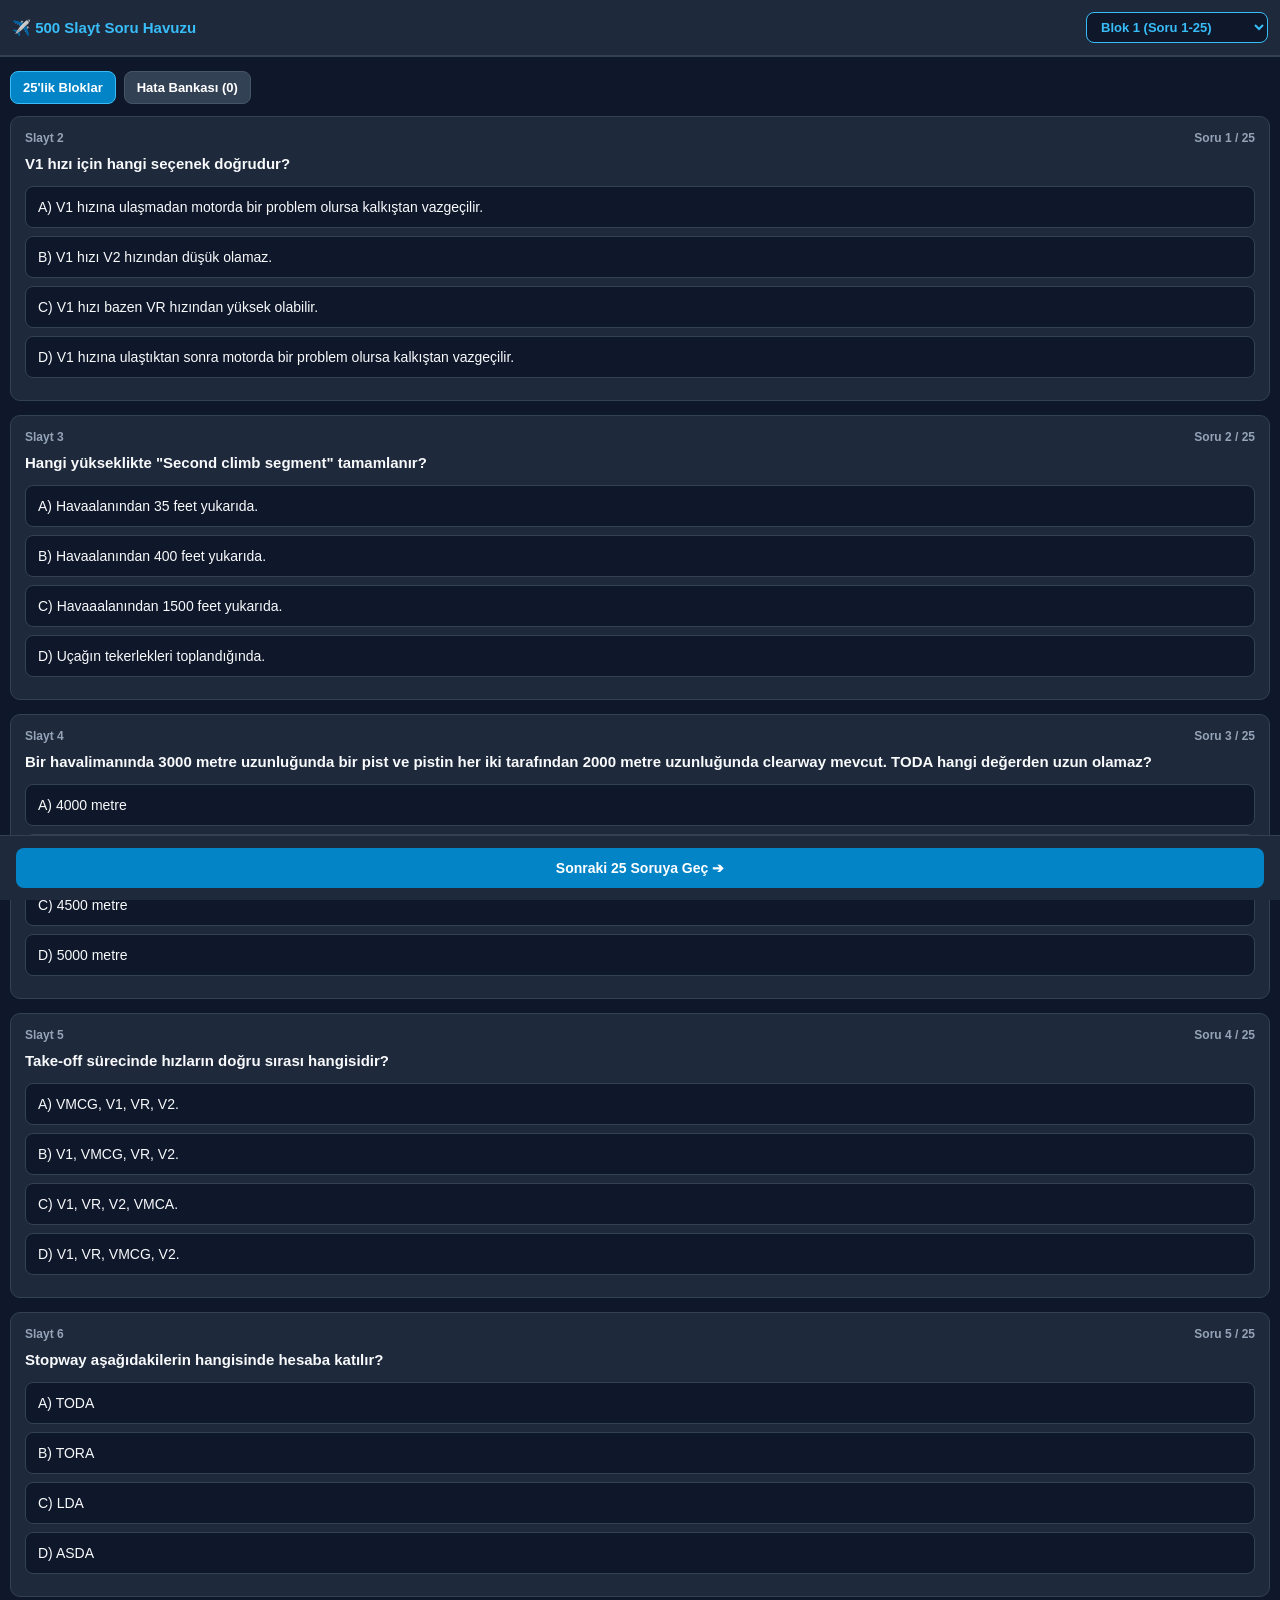
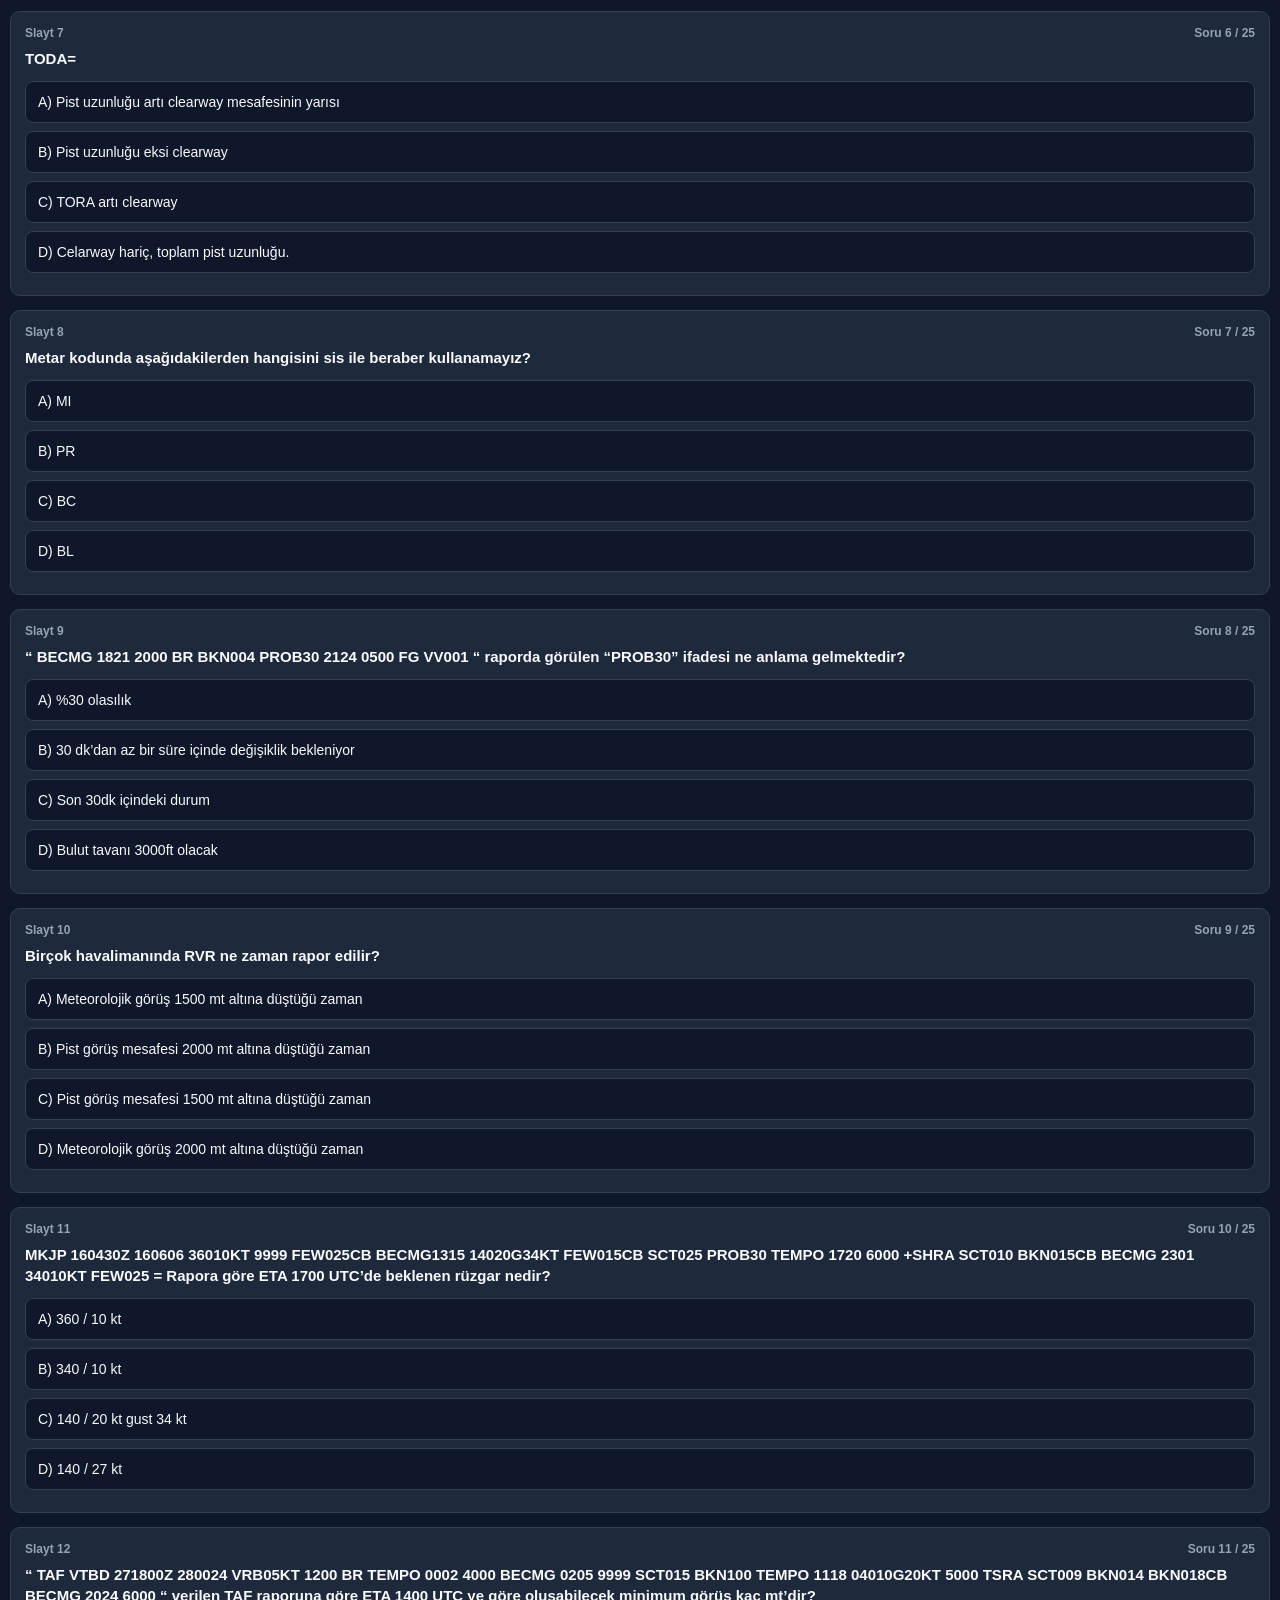
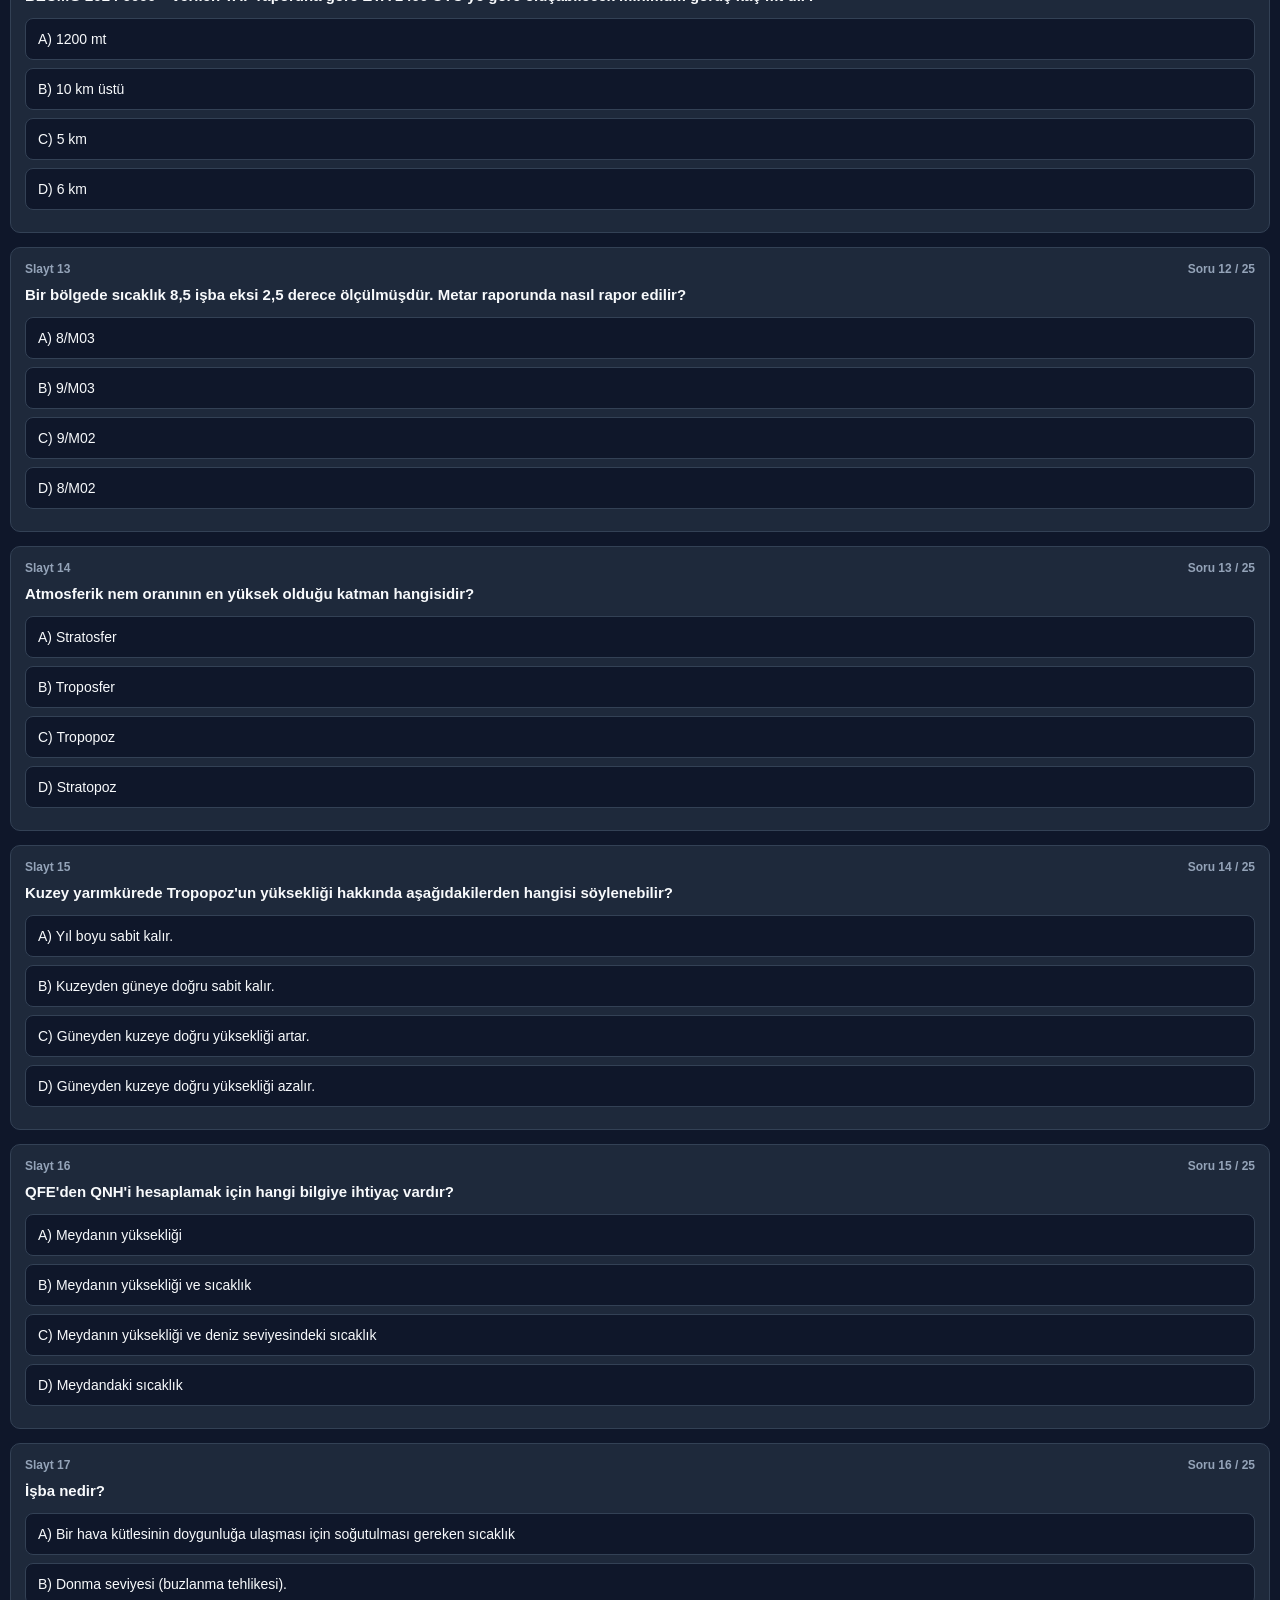
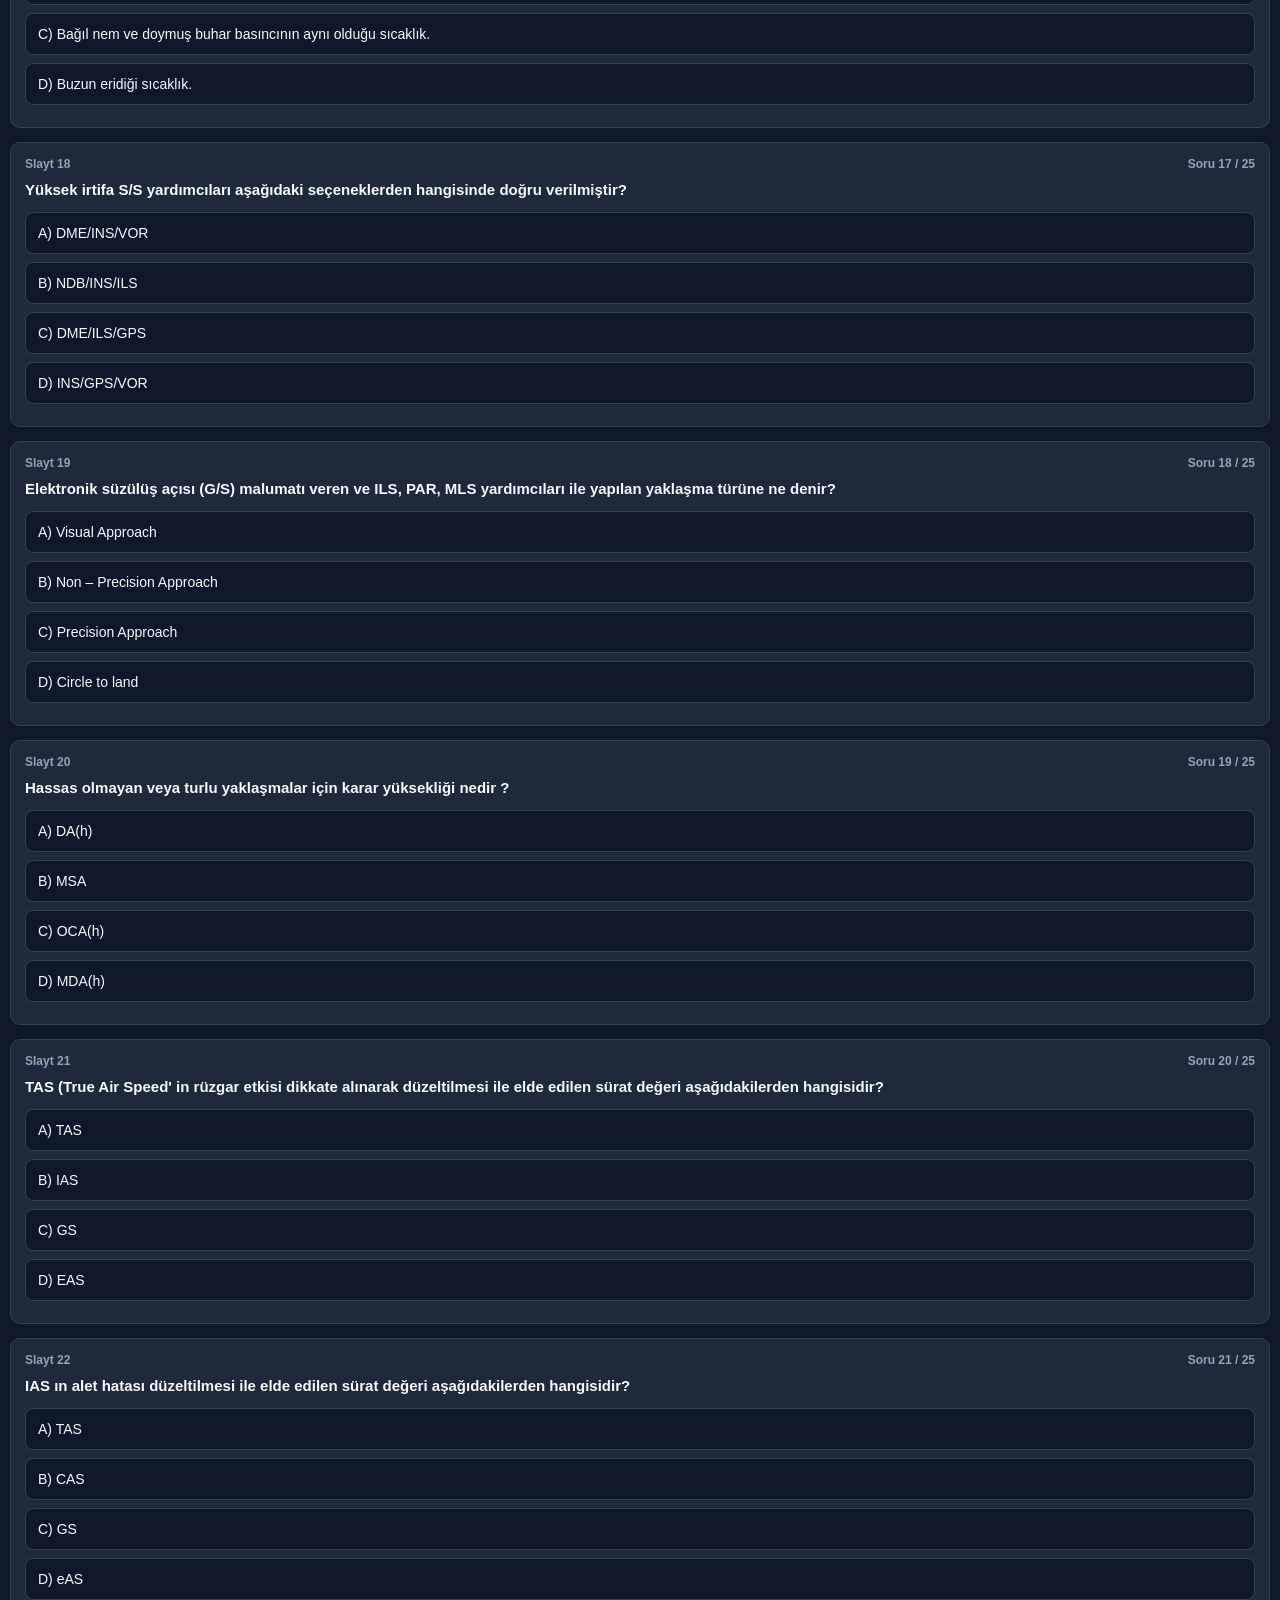
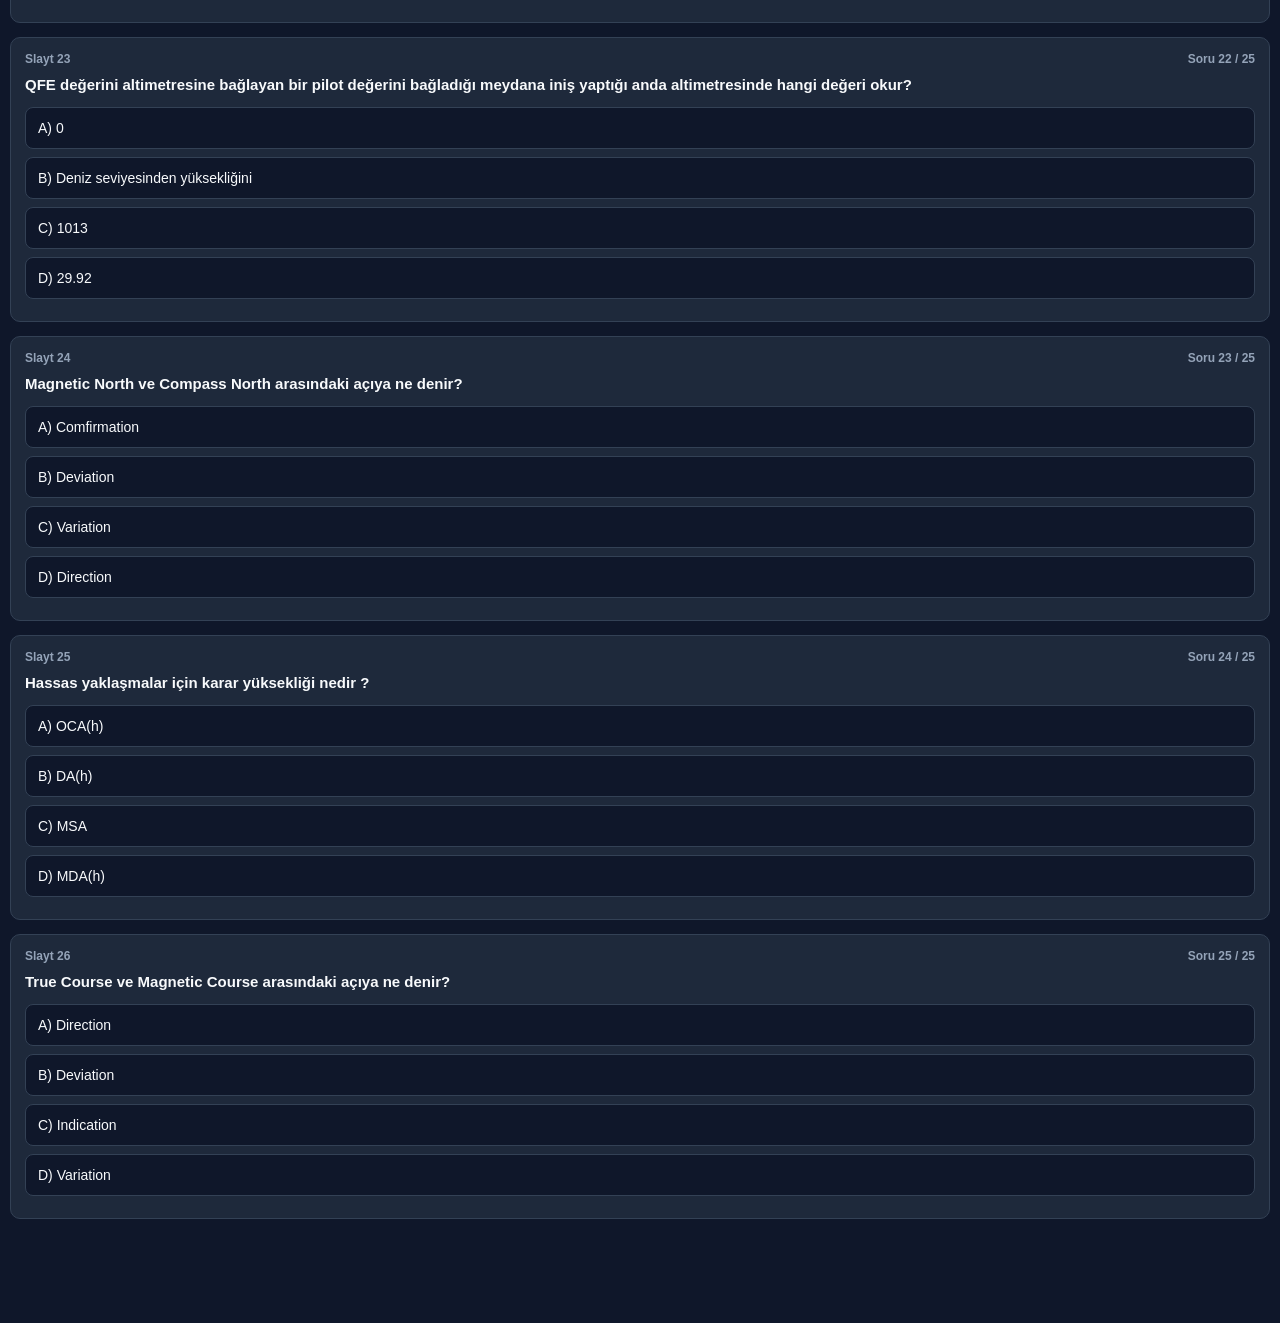
<file: index.html>
<!DOCTYPE html>
<html lang="tr">
<head>
  <meta charset="UTF-8">
  <meta name="viewport" content="width=device-width, initial-scale=1.0, maximum-scale=5.0">
  <title>500 Slayt Hızlı Test</title>
  <style>
    body {
      background: #0f172a;
      color: #f8fafc;
      font-family: -apple-system, BlinkMacSystemFont, "Segoe UI", Roboto, sans-serif;
      margin: 0;
      padding: 10px;
      padding-bottom: 90px;
    }
    .header-bar {
      position: sticky;
      top: 0;
      background: #1e293b;
      padding: 12px;
      margin: -10px -10px 14px -10px;
      border-bottom: 2px solid #334155;
      display: flex;
      justify-content: space-between;
      align-items: center;
      z-index: 99;
    }
    .title {
      font-weight: 800;
      font-size: 15px;
      color: #38bdf8;
    }
    .tab-btn {
      background: #334155;
      color: #fff;
      border: 1px solid #475569;
      padding: 8px 12px;
      border-radius: 8px;
      font-weight: 700;
      font-size: 13px;
      cursor: pointer;
    }
    .tab-btn.active {
      background: #0284c7;
      border-color: #38bdf8;
    }
    .nav-bar {
      display: flex;
      gap: 8px;
      margin-bottom: 12px;
    }
    .q-card {
      background: #1e293b;
      border: 1px solid #334155;
      border-radius: 10px;
      padding: 14px;
      margin-bottom: 14px;
    }
    .q-header {
      display: flex;
      justify-content: space-between;
      color: #94a3b8;
      font-size: 12px;
      font-weight: 700;
      margin-bottom: 8px;
    }
    .q-text {
      font-size: 15px;
      font-weight: 600;
      line-height: 1.4;
      margin-bottom: 12px;
    }
    .opt-btn {
      display: block;
      width: 100%;
      text-align: left;
      background: #0f172a;
      color: #f8fafc;
      border: 1.5px solid #334155;
      border-radius: 8px;
      padding: 12px;
      margin-bottom: 8px;
      font-size: 14px;
      font-weight: 500;
      cursor: pointer;
    }
    .opt-btn.correct {
      background: #064e3b !important;
      border-color: #10b981 !important;
      color: #a7f3d0 !important;
      font-weight: 700;
    }
    .opt-btn.wrong {
      background: #450a0a !important;
      border-color: #ef4444 !important;
      color: #fca5a5 !important;
    }
    .exp-box {
      display: none;
      background: #0c4a6e;
      border-left: 4px solid #38bdf8;
      padding: 10px;
      border-radius: 4px;
      margin-top: 8px;
      font-size: 13px;
      color: #e0f2fe;
    }
    .block-select {
      background: #0f172a;
      color: #38bdf8;
      border: 1px solid #38bdf8;
      padding: 6px 10px;
      border-radius: 8px;
      font-weight: 700;
      font-size: 13px;
    }
    .bottom-next {
      position: fixed;
      bottom: 0;
      left: 0;
      right: 0;
      background: #1e293b;
      padding: 12px 16px;
      border-top: 1px solid #334155;
      display: flex;
      justify-content: space-between;
      align-items: center;
      z-index: 99;
    }
    .btn-big {
      background: #0284c7;
      color: #fff;
      border: none;
      padding: 12px 20px;
      border-radius: 8px;
      font-weight: 700;
      font-size: 14px;
      cursor: pointer;
      width: 100%;
    }
  </style>
</head>
<body>

  <div class="header-bar">
    <div class="title">✈️ 500 Slayt Soru Havuzu</div>
    <select class="block-select" id="blockSelect" onchange="changeBlock(this.value)">
      <option value="1">Blok 1 (Soru 1-25)</option>
      <option value="2">Blok 2 (Soru 26-50)</option>
      <option value="3">Blok 3 (Soru 51-75)</option>
      <option value="4">Blok 4 (Soru 76-100)</option>
      <option value="5">Blok 5 (Soru 101-125)</option>
      <option value="6">Blok 6 (Soru 126-150)</option>
      <option value="7">Blok 7 (Soru 151-175)</option>
      <option value="8">Blok 8 (Soru 176-200)</option>
      <option value="9">Blok 9 (Soru 201-225)</option>
      <option value="10">Blok 10 (Soru 226-250)</option>
      <option value="11">Blok 11 (Soru 251-275)</option>
      <option value="12">Blok 12 (Soru 276-300)</option>
      <option value="13">Blok 13 (Soru 301-325)</option>
      <option value="14">Blok 14 (Soru 326-350)</option>
      <option value="15">Blok 15 (Soru 351-375)</option>
      <option value="16">Blok 16 (Soru 376-400)</option>
      <option value="17">Blok 17 (Soru 401-425)</option>
      <option value="18">Blok 18 (Soru 426-450)</option>
      <option value="19">Blok 19 (Soru 451-475)</option>
      <option value="20">Blok 20 (Soru 476-496)</option>
    </select>
  </div>

  <div class="nav-bar">
    <button class="tab-btn active" id="btnTabTest" onclick="switchView('test')">25'lik Bloklar</button>
    <button class="tab-btn" id="btnTabErrors" onclick="switchView('errors')">Hata Bankası (<span id="errCountText">0</span>)</button>
  </div>

  <div id="testView">
    <div id="cardsContainer"></div>
  </div>

  <div id="errorsView" style="display:none;">
    <div style="margin-bottom: 12px; display: flex; justify-content: space-between; align-items: center;">
      <span style="font-size:13px; color:#94a3b8;" id="errTotalDesc">Kayıtlı Yanlışlar</span>
      <button class="tab-btn" style="background:#ef4444; border:none; padding:6px 10px; font-size:12px;" onclick="clearErrors()">Hataları Temizle</button>
    </div>
    <div id="errorCardsContainer"></div>
  </div>

  <div class="bottom-next" id="bottomBar">
    <button class="btn-big" onclick="nextBlock()">Sonraki 25 Soruya Geç ➔</button>
  </div>

  <script>
    const QUESTIONS = [{"id": 1, "s": 2, "q": "V1 hızı için hangi seçenek doğrudur?", "opts": ["V1 hızına ulaşmadan motorda bir problem olursa kalkıştan vazgeçilir.", "V1 hızı V2 hızından düşük olamaz.", "V1 hızı bazen VR hızından yüksek olabilir.", "V1 hızına ulaştıktan sonra motorda bir problem olursa kalkıştan vazgeçilir."], "ans": 0, "exp": "📌 Hafıza Çivisi: Unutma: V1 hızına ulaşmadan motorda bir problem olursa kalkıştan vazgeçilir"}, {"id": 2, "s": 3, "q": "Hangi yükseklikte \"Second climb segment\" tamamlanır?", "opts": ["Havaalanından 35 feet yukarıda.", "Havaalanından 400 feet yukarıda.", "Havaaalanından 1500 feet yukarıda.", "Uçağın tekerlekleri toplandığında."], "ans": 1, "exp": "📌 Hafıza Çivisi: Bu sorunun kilit cevabı -> Havaalanından 400 feet yukarıda"}, {"id": 3, "s": 4, "q": "Bir havalimanında 3000 metre uzunluğunda bir pist ve pistin her iki tarafından 2000 metre uzunluğunda clearway mevcut. TODA hangi değerden uzun olamaz?", "opts": ["4000 metre", "6000 metre", "4500 metre", "5000 metre"], "ans": 2, "exp": "📌 Hafıza Çivisi: Bu sorunun kilit cevabı -> 4500 metre"}, {"id": 4, "s": 5, "q": "Take-off sürecinde hızların doğru sırası hangisidir?", "opts": ["VMCG, V1, VR, V2.", "V1, VMCG, VR, V2.", "V1, VR, V2, VMCA.", "V1, VR, VMCG, V2."], "ans": 0, "exp": "📌 Hafıza Çivisi: Bu sorunun kilit cevabı -> VMCG, V1, VR, V2"}, {"id": 5, "s": 6, "q": "Stopway aşağıdakilerin hangisinde hesaba katılır?", "opts": ["TODA", "TORA", "LDA", "ASDA"], "ans": 3, "exp": "📌 Hafıza Çivisi: Bu sorunun kilit cevabı -> ASDA"}, {"id": 6, "s": 7, "q": "TODA=", "opts": ["Pist uzunluğu artı clearway mesafesinin yarısı", "Pist uzunluğu eksi clearway", "TORA artı clearway", "Celarway hariç, toplam pist uzunluğu."], "ans": 0, "exp": "📌 Hafıza Çivisi: Kilit Cevap -> Pist uzunluğu artı clearway mesafesinin yarısı"}, {"id": 7, "s": 8, "q": "Metar kodunda aşağıdakilerden hangisini sis ile beraber kullanamayız?", "opts": ["MI", "PR", "BC", "BL"], "ans": 3, "exp": "📌 Hafıza Çivisi: Bu sorunun kilit cevabı -> BL"}, {"id": 8, "s": 9, "q": "“ BECMG 1821 2000 BR BKN004 PROB30 2124 0500 FG VV001 “ raporda görülen “PROB30” ifadesi ne anlama gelmektedir?", "opts": ["%30 olasılık", "30 dk’dan az bir süre içinde değişiklik bekleniyor", "Son 30dk içindeki durum", "Bulut tavanı 3000ft olacak"], "ans": 0, "exp": "📌 Hafıza Çivisi: Bu sorunun kilit cevabı -> %30 olasılık"}, {"id": 9, "s": 10, "q": "Birçok havalimanında RVR ne zaman rapor edilir?", "opts": ["Meteorolojik görüş 1500 mt altına düştüğü zaman", "Pist görüş mesafesi 2000 mt altına düştüğü zaman", "Pist görüş mesafesi 1500 mt altına düştüğü zaman", "Meteorolojik görüş 2000 mt altına düştüğü zaman"], "ans": 0, "exp": "📌 Hafıza Çivisi: Bu sorunun kilit cevabı -> Meteorolojik görüş 1500 mt altına düştüğü zaman"}, {"id": 10, "s": 11, "q": "MKJP 160430Z 160606 36010KT 9999 FEW025CB BECMG1315 14020G34KT FEW015CB SCT025 PROB30 TEMPO 1720 6000 +SHRA SCT010 BKN015CB BECMG 2301 34010KT FEW025 = Rapora göre ETA 1700 UTC’de beklenen rüzgar nedir?", "opts": ["360 / 10 kt", "340 / 10 kt", "140 / 20 kt gust 34 kt", "140 / 27 kt"], "ans": 2, "exp": "📌 Hafıza Çivisi: Bu sorunun kilit cevabı -> 140 / 20 kt gust 34 kt"}, {"id": 11, "s": 12, "q": "“ TAF VTBD 271800Z 280024 VRB05KT 1200 BR TEMPO 0002 4000 BECMG 0205 9999 SCT015 BKN100 TEMPO 1118 04010G20KT 5000 TSRA SCT009 BKN014 BKN018CB BECMG 2024 6000 “ verilen TAF raporuna göre ETA 1400 UTC ye göre oluşabilecek minimum görüş kaç mt’dir?", "opts": ["1200 mt", "10 km üstü", "5 km", "6 km"], "ans": 2, "exp": "📌 Hafıza Çivisi: Bu sorunun kilit cevabı -> 5 km"}, {"id": 12, "s": 13, "q": "Bir bölgede sıcaklık 8,5 işba eksi 2,5 derece ölçülmüşdür. Metar raporunda nasıl rapor edilir?", "opts": ["8/M03", "9/M03", "9/M02", "8/M02"], "ans": 2, "exp": "📌 Hafıza Çivisi: Bu sorunun kilit cevabı -> 9/M02"}, {"id": 13, "s": 14, "q": "Atmosferik nem oranının en yüksek olduğu katman hangisidir?", "opts": ["Stratosfer", "Troposfer", "Tropopoz", "Stratopoz"], "ans": 1, "exp": "📌 Hafıza Çivisi: Bu sorunun kilit cevabı -> Troposfer"}, {"id": 14, "s": 15, "q": "Kuzey yarımkürede Tropopoz'un yüksekliği hakkında aşağıdakilerden hangisi söylenebilir?", "opts": ["Yıl boyu sabit kalır.", "Kuzeyden güneye doğru sabit kalır.", "Güneyden kuzeye doğru yüksekliği artar.", "Güneyden kuzeye doğru yüksekliği azalır."], "ans": 3, "exp": "📌 Hafıza Çivisi: Bu sorunun kilit cevabı -> Güneyden kuzeye doğru yüksekliği azalır"}, {"id": 15, "s": 16, "q": "QFE'den QNH'i hesaplamak için hangi bilgiye ihtiyaç vardır?", "opts": ["Meydanın yüksekliği", "Meydanın yüksekliği ve sıcaklık", "Meydanın yüksekliği ve deniz seviyesindeki sıcaklık", "Meydandaki sıcaklık"], "ans": 0, "exp": "📌 Hafıza Çivisi: Bu sorunun kilit cevabı -> Meydanın yüksekliği"}, {"id": 16, "s": 17, "q": "İşba nedir?", "opts": ["Bir hava kütlesinin doygunluğa ulaşması için soğutulması gereken sıcaklık", "Donma seviyesi (buzlanma tehlikesi).", "Bağıl nem ve doymuş buhar basıncının aynı olduğu sıcaklık.", "Buzun eridiği sıcaklık."], "ans": 0, "exp": "📌 Hafıza Çivisi: Unutma: Bir hava kütlesinin doygunluğa ulaşması için soğutulması gereken sıcaklık"}, {"id": 17, "s": 18, "q": "Yüksek irtifa S/S yardımcıları aşağıdaki seçeneklerden hangisinde doğru verilmiştir?", "opts": ["DME/INS/VOR", "NDB/INS/ILS", "DME/ILS/GPS", "INS/GPS/VOR"], "ans": 3, "exp": "📌 Hafıza Çivisi: Bu sorunun kilit cevabı -> INS/GPS/VOR"}, {"id": 18, "s": 19, "q": "Elektronik süzülüş açısı (G/S) malumatı veren ve ILS, PAR, MLS yardımcıları ile yapılan yaklaşma türüne ne denir?", "opts": ["Visual Approach", "Non – Precision Approach", "Precision Approach", "Circle to land"], "ans": 2, "exp": "📌 Hafıza Çivisi: Bu sorunun kilit cevabı -> Precision Approach"}, {"id": 19, "s": 20, "q": "Hassas olmayan veya turlu yaklaşmalar için karar yüksekliği nedir ?", "opts": ["DA(h)", "MSA", "OCA(h)", "MDA(h)"], "ans": 3, "exp": "📌 Hafıza Çivisi: Bu sorunun kilit cevabı -> MDA(h)"}, {"id": 20, "s": 21, "q": "TAS (True Air Speed' in rüzgar etkisi dikkate alınarak düzeltilmesi ile elde edilen sürat değeri aşağıdakilerden hangisidir?", "opts": ["TAS", "IAS", "GS", "EAS"], "ans": 2, "exp": "📌 Hafıza Çivisi: Bu sorunun kilit cevabı -> GS"}, {"id": 21, "s": 22, "q": "IAS ın alet hatası düzeltilmesi ile elde edilen sürat değeri aşağıdakilerden hangisidir?", "opts": ["TAS", "CAS", "GS", "eAS"], "ans": 1, "exp": "📌 Hafıza Çivisi: Bu sorunun kilit cevabı -> CAS"}, {"id": 22, "s": 23, "q": "QFE değerini altimetresine bağlayan bir pilot değerini bağladığı meydana iniş yaptığı anda altimetresinde hangi değeri okur?", "opts": ["0", "Deniz seviyesinden yüksekliğini", "1013", "29.92"], "ans": 0, "exp": "📌 Hafıza Çivisi: Bu sorunun kilit cevabı -> 0"}, {"id": 23, "s": 24, "q": "Magnetic North ve Compass North arasındaki açıya ne denir?", "opts": ["Comfirmation", "Deviation", "Variation", "Direction"], "ans": 1, "exp": "📌 Hafıza Çivisi: Bu sorunun kilit cevabı -> Deviation"}, {"id": 24, "s": 25, "q": "Hassas yaklaşmalar için karar yüksekliği nedir ?", "opts": ["OCA(h)", "DA(h)", "MSA", "MDA(h)"], "ans": 1, "exp": "📌 Hafıza Çivisi: Bu sorunun kilit cevabı -> DA(h)"}, {"id": 25, "s": 26, "q": "True Course ve Magnetic Course arasındaki açıya ne denir?", "opts": ["Direction", "Deviation", "Indication", "Variation"], "ans": 3, "exp": "📌 Hafıza Çivisi: Bu sorunun kilit cevabı -> Variation"}, {"id": 26, "s": 27, "q": "Frekansın şiddeti arttıkça dalga boyu nasıl değişir?", "opts": ["Azalır", "Artar", "Önce artar, sonra azalır", "Değişmez"], "ans": 0, "exp": "📌 Hafıza Çivisi: Bu sorunun kilit cevabı -> Azalır"}, {"id": 27, "s": 28, "q": "Bir devletin yetkili otoritesi tarafından yayınlanan ve havacılık bilgilerini kapsayan yayınlara ne denir?", "opts": ["JAR", "FAR", "AIP", "FAL"], "ans": 2, "exp": "📌 Hafıza Çivisi: Bu sorunun kilit cevabı -> AIP"}, {"id": 28, "s": 29, "q": "Bir seviyenin bir noktanın veya bir cismin deniz seviyesinden ölçülen dikey mesafesine ne denir?", "opts": ["Ceiling", "Altitude", "Height", "Visibility"], "ans": 1, "exp": "📌 Hafıza Çivisi: Bu sorunun kilit cevabı -> Altitude"}, {"id": 29, "s": 30, "q": "Bir seviyenin bir noktanın veya bir cismin belirli bir yerden ölçülen dikey mesafesine ne denir?", "opts": ["Altitude", "Ceiling", "Level", "Height"], "ans": 3, "exp": "📌 Hafıza Çivisi: Bu sorunun kilit cevabı -> Height"}, {"id": 30, "s": 31, "q": "IFR ve VFR uçuşlarına izin verilen, IFRuçuşları hava trafik kontrol hizmeti ile sağlanan ve diğer IFR uçuşlarındanayrılan, tüm uçuşlara pratik olduğu ölçüde trafik bilgileri veren ve control zone kullanılmayan hava sahasıdır.", "opts": ["Class B", "Class C", "Class D", "Class E"], "ans": 3, "exp": "📌 Hafıza Çivisi: Bu sorunun kilit cevabı -> Class E"}, {"id": 31, "s": 32, "q": "İçerisinde belirli zamanlarda hava taşıtlarına tehlike teşkil edecek faaliyetlerin mevcut bulunduğu hudutları belirli hava sahasına ne denir?", "opts": ["Restricted area", "Danger area", "Prohibited area", "Training area"], "ans": 1, "exp": "📌 Hafıza Çivisi: Bu sorunun kilit cevabı -> Danger area"}, {"id": 32, "s": 33, "q": "Üzerinde yapılacak uçuşların belirli bazı şartlara bağlı olacağı sınırları belirli hava sahasına ne denir?", "opts": ["Restricted area", "Danger area", "Prohibited area", "Training area"], "ans": 0, "exp": "📌 Hafıza Çivisi: Bu sorunun kilit cevabı -> Restricted area"}, {"id": 33, "s": 34, "q": "Bir uçağın havada çizdiği yolun yer yüzeyi üzerindeki iz düşümüdür.", "opts": ["Heading", "ATS route", "Track", "Flight Status"], "ans": 2, "exp": "📌 Hafıza Çivisi: Bu sorunun kilit cevabı -> Track"}, {"id": 34, "s": 35, "q": "Emergency durumlarda SSR Transponder vasıtasıyla bildirilen 7500 kodu ne ifade eder?", "opts": ["Tehlike durumu", "Uçak kaçırılması durumu", "Communication Failure", "Motor kaybı durumu"], "ans": 1, "exp": "📌 Hafıza Çivisi: Bu sorunun kilit cevabı -> Uçak kaçırılması durumu"}, {"id": 35, "s": 36, "q": "Çarpışmaları önlemek ve hava trafiğinin hızlı ve düzenli akışını sağlayan hizmete ne denir?", "opts": ["Flight information service", "Alerting service", "Air traffic control service", "Aerodrome control service"], "ans": 2, "exp": "📌 Hafıza Çivisi: Bu sorunun kilit cevabı -> Air traffic control service"}, {"id": 36, "s": 37, "q": "Emergency durumlarda SSR Transponder vasıtasıyla bildirilen 7600 kodu ne ifade eder?", "opts": ["Tehlike durumu", "Uçak kaçırılması durumu", "Communication Failure", "Motor kaybı durumu"], "ans": 2, "exp": "📌 Hafıza Çivisi: Bu sorunun kilit cevabı -> Communication Failure"}, {"id": 37, "s": 38, "q": "Dry Operating Weight aşağıdaki şıklardan hangisini içermez ?", "opts": ["usable fuel ve crew.", "potable water ve lavatory chemicals.", "usable fuel, potable water ve lavatory chemicals.", "unsable fuel ve traffic load."], "ans": 3, "exp": "📌 Hafıza Çivisi: Bu sorunun kilit cevabı -> unsable fuel ve traffic load"}, {"id": 38, "s": 39, "q": "LM = Landing MassTOM = Take-off MassMTOM = Maximum Take-off MassZFM = Zero Fuel MassMZFM = Maximum Zero Fuel MassDOM = Dry Operating MassAşağıdakilerden hangisi doğrudur ?", "opts": ["LM = TOM - Trip Fuel", "MTOM = ZFM + maximum possible fuel mass", "MZFM = Traffic load + DOM", "Reserve Fuel = TOM - Trip Fuel"], "ans": 0, "exp": "📌 Hafıza Çivisi: Bu sorunun kilit cevabı -> LM = TOM - Trip Fuel"}, {"id": 39, "s": 40, "q": "Traffic load için aşağıdaki şıklardan hangisi doğrudur?", "opts": ["Zero Fuel Mass - Dry Operating Mass.", "Dry Operating Mass - the disposable load.", "Dry Operating Mass - the variable load.", "Take-off Mass - Zero Fuel Mass."], "ans": 0, "exp": "📌 Hafıza Çivisi: Bu sorunun kilit cevabı -> Zero Fuel Mass - Dry Operating Mass"}, {"id": 40, "s": 41, "q": "Basıc Empty Weight + Catering + Crew = ?", "opts": ["Landing mass", "Dry operating mass", "Take-off mass", "Zero fuel mass"], "ans": 1, "exp": "📌 Hafıza Çivisi: Bu sorunun kilit cevabı -> Dry operating mass"}, {"id": 41, "s": 42, "q": "Dry Operating Mass aşağıdaki şıklardan hangisini içerir ?", "opts": ["Fuel and passengers baggage and cargo.", "Passengers baggage and cargo.", "Crew and crew baggage, catering, removable passenger service equipment, potable water and lavatory chemicals.", "Unusable fuel and reserve fuel."], "ans": 2, "exp": "📌 Hafıza Çivisi: Unutma: Crew and crew baggage, catering, removable passenger service equipment, potable water and lavatory chemicals"}, {"id": 42, "s": 43, "q": "DATUM nedir ?", "opts": ["Referance line", "CG", "MAC", "LEMAC"], "ans": 0, "exp": "📌 Hafıza Çivisi: Bu sorunun kilit cevabı -> Referance line"}, {"id": 43, "s": 44, "q": "MAC’ ın açılımı nedir?", "opts": ["Mean Air Chart", "Mean Aerodynamic Chart.", "Mean Aerodynamic Chord.", "Mass Aircraft Chart."], "ans": 2, "exp": "📌 Hafıza Çivisi: Bu sorunun kilit cevabı -> Mean Aerodynamic Chord"}, {"id": 44, "s": 45, "q": "Uçağın yakıt alınmadan önceki olabileceği azami ağırlığı aşağıdakilerden hangisi ifade eder?", "opts": ["Maximum Take off Weight (MTOW)", "Maximum Landing Weight (MLW)", "Minimum Landing Weight (Min.LW)", "Maximum Zero Fuel Weight (MZFW)"], "ans": 3, "exp": "📌 Hafıza Çivisi: Bu sorunun kilit cevabı -> Maximum Zero Fuel Weight (MZFW)"}, {"id": 45, "s": 46, "q": "Aşağıdakilerden hangisi operasyonel bir ağırlık sınırlaması değildir?", "opts": ["Kabin basıncı sınırlamaları", "İniş mesafesi sınırlamaları", "Yolcu sayısı sınırlamaları", "Teker basıncı sınırlamaları"], "ans": 0, "exp": "📌 Hafıza Çivisi: Bu sorunun kilit cevabı -> Kabin basıncı sınırlamaları"}, {"id": 46, "s": 47, "q": "Güvenlik tedbirleri ……… ve… ………. otoriteleri tarafından alınan tedbirler. Boş bırakılan vere aşağıdakilerden hangisi gelmelidir?", "opts": ["Devlet-SHGM", "Devlet-Meydan", "DHMİ-SHGM", "DHMİ-Meydan"], "ans": 1, "exp": "📌 Hafıza Çivisi: Bu sorunun kilit cevabı -> Devlet-Meydan"}, {"id": 47, "s": 48, "q": "Güvenlik konurunda ICAO' nun hangi talimatına göre hareket edilir?", "opts": ["Annex 10", "Annex 15", "Annex 17", "Annex 19"], "ans": 2, "exp": "📌 Hafıza Çivisi: Bu sorunun kilit cevabı -> Annex 17"}, {"id": 48, "s": 49, "q": "Yer görevlilerinin yasa dışı engellemeler, uçak kaçırma ve sabotajı da içeren acil durumda uygulanacak güvenlik önlemleriyle ilgili talimatlar şirketlerin hangi dökümanlarında yer almaktadır ?", "opts": ["Kalite el kitabı", "SMS el kitabı", "Yönetim el kitabı", "Güvenlik el kitabı"], "ans": 3, "exp": "📌 Hafıza Çivisi: Bu sorunun kilit cevabı -> Güvenlik el kitabı"}, {"id": 49, "s": 50, "q": "Kasten, kötü niyetle ve sebepsiz olarak sivil havacılık ve onun tesislerini tehlikeye düşürmek ve tahrip etmek için yapılan yasadışı engelleme hareketlerine ne denir?", "opts": ["Sabotaj", "İdeoloji", "Silahlı saldırı", "Rehin alma"], "ans": 0, "exp": "📌 Hafıza Çivisi: Bu sorunun kilit cevabı -> Sabotaj"}, {"id": 50, "s": 51, "q": "Hangisi telefon ile bomba ihbarı alan personelin izlemesi gereken prosedürlerden değildir?", "opts": ["Telefondaki ihbarcıyı mümkün olduğunca fazla meşgul etmeli.", "İhbarın detaylarını öğrenmeye çalışmalı.", "Konuşma anında veya hemen sonra konuşulanları kayıt etmeli.", "Mümkün olduğunca sesli bir şekilde iş arkadaşlarının dikkatini dağıtmak."], "ans": 3, "exp": "📌 Hafıza Çivisi: Unutma: Mümkün olduğunca sesli bir şekilde iş arkadaşlarının dikkatini dağıtmak"}, {"id": 51, "s": 52, "q": "Hangisi teröristler ve suçlular için havacılık sektörünün çok daha cazip hale gelme sebeplerinden biri değildir?", "opts": ["Ticari değeri bulunmaktadır.", "Yüksek yolcu trafiği seviyelerine sahiptir.", "Teröristler için riskler çok fazladır.", "Havacılık sektöründe yaşanan bir olay hükümetin tepki göstermesine neden olabilmektedir."], "ans": 2, "exp": "📌 Hafıza Çivisi: Bu sorunun kilit cevabı -> Teröristler için riskler çok fazladır"}, {"id": 52, "s": 53, "q": "Havayolları için yardımcı olarak kullanılan standartlar ve önerilen uygulamalara yardımcı olmak amacıyla tasarlanmış olan doküman hangisidir?", "opts": ["Annex 17", "IATA Güvenlik Kılavuzu", "Doc 8973", "ECAC Doc 30"], "ans": 1, "exp": "📌 Hafıza Çivisi: Bu sorunun kilit cevabı -> IATA Güvenlik Kılavuzu"}, {"id": 53, "s": 54, "q": "\"Havadaki Suçlar\" olarak da isimlendirilen havacılık sözleşmesi hangisidir?", "opts": ["Tokyo Sözleşmesi", "Lahey Sözleşmesi", "Montreal Sözleşmesi", "Plastik Patlayıcıların İşaretlenmesi Sözleşmesi"], "ans": 0, "exp": "📌 Hafıza Çivisi: Bu sorunun kilit cevabı -> Tokyo Sözleşmesi"}, {"id": 54, "s": 55, "q": "\"Uçak Kaçırma Sözleşmesi\" olarak dada isimlendirilen havacılık sözleşmesi hangisidir?", "opts": ["Tokyo Sözleşmesi", "Lahey Sözleşmesi", "Montreal Sözleşmesi", "Plastik Patlayıcıların İşaretlenmesi Sözleşmesi"], "ans": 1, "exp": "📌 Hafıza Çivisi: Bu sorunun kilit cevabı -> Lahey Sözleşmesi"}, {"id": 55, "s": 56, "q": "\"Sivil Havacılığın Güvenliğine Karşı YasadışıEylemlerin Önlenmesi\" olarak dada isimlendirilen havacılık sözleşmesi hangisidir?", "opts": ["Tokyo Sözleşmesi", "Lahey Sözleşmesi", "Montreal Sözleşmesi", "Plastik Patlayıcıların İşaretlenmesi Sözleşmesi"], "ans": 2, "exp": "📌 Hafıza Çivisi: Bu sorunun kilit cevabı -> Montreal Sözleşmesi"}, {"id": 56, "s": 57, "q": "Where was the Convention on International Civil Aviation signed in 1944?", "opts": ["Geneva", "Montreal", "Chicago", "Rome"], "ans": 2, "exp": "📌 Hafıza Çivisi: Bu sorunun kilit cevabı -> Chicago"}, {"id": 57, "s": 58, "q": "One of the main objectives of ICAO is to:", "opts": ["Develop principles and techniques for international aviation", "Approve new international airlines", "Approve new international airlines with jet aircraft", "Approve the ticket prices set by international airline companies"], "ans": 0, "exp": "📌 Hafıza Çivisi: Unutma: Develop principles and techniques for international aviation"}, {"id": 58, "s": 59, "q": "The International Civil Aviation Organisation ( ICAO ) establishes:", "opts": ["Aeronautical standarts adopted by all states", "Standarts and recommended international practices for contracting member states", "Standarts and recommended practices applied without exceptions by all states,signatory to the Chicago convention", "Proposals for aeronautical regulations in the form of 18 annexes"], "ans": 1, "exp": "📌 Hafıza Çivisi: Unutma: Standarts and recommended international practices for contracting member states"}, {"id": 59, "s": 60, "q": "Which is the permanent body of ICAO being responsable to the Assembly?", "opts": ["The Air Navigation Commission", "The President of the Assembly", "The Counsil", "The Secretary General of ICAO"], "ans": 2, "exp": "📌 Hafıza Çivisi: Bu sorunun kilit cevabı -> The Counsil"}, {"id": 60, "s": 61, "q": "The international convention defining rules relative to the responsibilities of international air carriers for the carriage of passengers, baggage and freight is the:", "opts": ["Hague Convention", "Montreal Convention", "Warsaw Convention", "Tokyo Convention"], "ans": 2, "exp": "📌 Hafıza Çivisi: Bu sorunun kilit cevabı -> Warsaw Convention"}, {"id": 61, "s": 62, "q": "The privilege for an airplane registered in one state and enroute to or from that state, to take on passengers, mail and cargo in a second state and put them down in a third state is called:", "opts": ["5th freedom rights", "4th freedom rights", "1st freedom rights", "3rd freedom rights"], "ans": 0, "exp": "📌 Hafıza Çivisi: Bu sorunun kilit cevabı -> 5th freedom rights"}, {"id": 62, "s": 63, "q": "An airline is planning a flight that will require a technical landing in a neighboring state. Which freedom of the Air will be exercised?", "opts": ["4th freedom", "2nd freedom", "1st freedom", "3rd freedom"], "ans": 1, "exp": "📌 Hafıza Çivisi: Bu sorunun kilit cevabı -> 2nd freedom"}, {"id": 63, "s": 64, "q": "The problems of hijacking were discussed at:", "opts": ["The Geneva Convention", "The Chicago Convention", "The Tokyo Convention", "The Montreal Convention"], "ans": 2, "exp": "📌 Hafıza Çivisi: Bu sorunun kilit cevabı -> The Tokyo Convention"}, {"id": 64, "s": 65, "q": "The Warsaw convention and later amendments deals with:", "opts": ["operator's license for international scheduled aviation", "the security system at airports", "limitation of the operator's responsibility, passenger and goods transported", "the regulation of transportation of dangerous goods"], "ans": 2, "exp": "📌 Hafıza Çivisi: Unutma: limitation of the operator's responsibility, passenger and goods transported"}, {"id": 65, "s": 66, "q": "In 1955 an intergovernmental organization was founded in Europe to promote the continuing development of a safe, efficient and sustainable European air transport system. What is the name of this organization?", "opts": ["Joint Aviation Authority", "ECAC", "Eurocontrol", "European Aviation Authority"], "ans": 1, "exp": "📌 Hafıza Çivisi: Bu sorunun kilit cevabı -> ECAC"}, {"id": 66, "s": 67, "q": "If three papi lights are white colour and one papi light is red colour it means:", "opts": ["Too low", "Slightly high", "Too high", "Slightly low"], "ans": 1, "exp": "📌 Hafıza Çivisi: Bu sorunun kilit cevabı -> Slightly high"}, {"id": 67, "s": 68, "q": "This period started with the first successful jet airplane B707 :", "opts": ["Formative Period", "Development Period", "Maturity Period", "Deregulation Period"], "ans": 2, "exp": "📌 Hafıza Çivisi: Bu sorunun kilit cevabı -> Maturity Period"}, {"id": 68, "s": 69, "q": "The first wide-body airplane was :", "opts": ["B707", "B727", "B737", "B747"], "ans": 3, "exp": "📌 Hafıza Çivisi: Bu sorunun kilit cevabı -> B747"}, {"id": 69, "s": 70, "q": "It is generated by the motion of air passing over the aircraft’s wing.", "opts": ["Drag", "Thrust", "Lift", "Weight"], "ans": 2, "exp": "📌 Hafıza Çivisi: Bu sorunun kilit cevabı -> Lift"}, {"id": 70, "s": 71, "q": "The aircraft pitches around this axis", "opts": ["Lateral", "Longitudinal", "Vertical", "Direct"], "ans": 0, "exp": "📌 Hafıza Çivisi: Bu sorunun kilit cevabı -> Lateral"}, {"id": 71, "s": 72, "q": "How many runway threshold stripes means 30 mt runway width?", "opts": ["6", "8", "12", "16"], "ans": 1, "exp": "📌 Hafıza Çivisi: Bu sorunun kilit cevabı -> 8"}, {"id": 72, "s": 73, "q": "It helps identify the beginning of the runway that is available for landing:", "opts": ["Runway aiming points", "Runway touchdown zone markings", "Runway threshold markings", "Runway side stripes"], "ans": 2, "exp": "📌 Hafıza Çivisi: Bu sorunun kilit cevabı -> Runway threshold markings"}, {"id": 73, "s": 74, "q": "Last 1000 feet of the runway center line lights are :", "opts": ["Red and White", "White", "Green", "Red"], "ans": 3, "exp": "📌 Hafıza Çivisi: Bu sorunun kilit cevabı -> Red"}, {"id": 74, "s": 75, "q": "These lights that start 100 feet beyond the landing threshold and extend to 3,000 feet beyond the landing threshold or to the midpoint of the runway,whichever is less.", "opts": ["Touchdown zone lights", "Runway centerline lights", "Runway edge lights", "Threshold lights"], "ans": 0, "exp": "📌 Hafıza Çivisi: Bu sorunun kilit cevabı -> Touchdown zone lights"}, {"id": 75, "s": 76, "q": "Precision approach lighting system starts how many meters prior to the runway threshold?", "opts": ["420 mt", "500 mt", "720 mt", "900 mt"], "ans": 3, "exp": "📌 Hafıza Çivisi: Bu sorunun kilit cevabı -> 900 mt"}, {"id": 76, "s": 77, "q": ">>> LTAC (ANKARA ESENBOGA) <<< NOTAMSCHEDULE: DAILY SS-SRRWY 03R/21L CLOSED TO TRAFFIC DUE TO APPROACH LIGHTING SYSTEMCONSTRUCTION WORKS. ADVISE TWR INSTRUCTIONS. Yukarıdaki Notam a göre 12:00 UTC de Ankara Esenboğa meydanına inecek uçak için aşağıdakilerden hangisi doğrudur?", "opts": ["03R/21L inişe kapalıdır", "03R/21L inişe açıktır", "03R/21L inişe TWR tavsiyesinde yapılamaz", "03R/21L her saat inişe açıktır"], "ans": 1, "exp": "📌 Hafıza Çivisi: Bu sorunun kilit cevabı -> 03R/21L inişe açıktır"}, {"id": 77, "s": 78, "q": "Trip (seyahat) yakıtına aşağıdakilerden hangisi dahil değildir?", "opts": ["Climb yakıtı", "Contengency yakıt", "Cruise yakıt", "Varış meydanına yaklaşma ve iniş yakıtı"], "ans": 1, "exp": "📌 Hafıza Çivisi: Bu sorunun kilit cevabı -> Contengency yakıt"}, {"id": 78, "s": 79, "q": "Aksi belirtilmediği sürece, Standart Instrument Departure chartlarda rotalar hangi şekilde belirtilir?", "opts": ["True Headings", "Magnetic Course", "Magnetic Headings", "True Course"], "ans": 1, "exp": "📌 Hafıza Çivisi: Bu sorunun kilit cevabı -> Magnetic Course"}, {"id": 79, "s": 80, "q": "VOR, TACAN, NDB gibi seyrüsefer yardımcılarında meydana gelen kısa bir arıza ya da devre dışı kalma durumlarında gerekli bilgiye hangisinden ulaşabiliriz?", "opts": ["ATCC yayınlarından", "AIP", "SIGMET", "NOTAM"], "ans": 3, "exp": "📌 Hafıza Çivisi: Bu sorunun kilit cevabı -> NOTAM"}, {"id": 80, "s": 81, "q": "Destinasyon hava meydanının ICAO kodu yoksa ATC planda nasıl gösterilir?", "opts": ["XXXX", "ZZZZ", "AAAA", "////"], "ans": 1, "exp": "📌 Hafıza Çivisi: Bu sorunun kilit cevabı -> ZZZZ"}, {"id": 81, "s": 82, "q": "ATC flight planda \"Y\" hangisini ifade eder?", "opts": ["IFR", "VFR ardından IFR", "VFR", "IFR ardından VFR"], "ans": 3, "exp": "📌 Hafıza Çivisi: Bu sorunun kilit cevabı -> IFR ardından VFR"}, {"id": 82, "s": 83, "q": "Bir uçuş için yakıt hesabı yapılırken, aşağıdakilerden hangisi hesaba katılmalıdır.1- Rüzgar2- Öngörülebilen kalkış gecikmeleri3- Diğer hava tahminleri4- Öngörülebilen, inişi geciktirebilecek diğer nedenler", "opts": ["1,2,3,4", "1,2,3", "1,3", "2,4"], "ans": 0, "exp": "📌 Hafıza Çivisi: Bu sorunun kilit cevabı -> 1,2,3,4"}, {"id": 83, "s": 84, "q": "Uçuş öncesi hazırlanan ATC uçuş planında belirtilen kalkış saati neyi ifade eder?", "opts": ["Planın ATC sistemine gönderildiği saati", "Take-off sonrası ilk raporlama noktasına varış saatini", "Tahmini off-block zamanını", "Pistten teker kesme saatini"], "ans": 2, "exp": "📌 Hafıza Çivisi: Bu sorunun kilit cevabı -> Tahmini off-block zamanını"}, {"id": 84, "s": 85, "q": "ATC planda belirtilen Cruising speed ile ifade edilen aşağıdakilerden hangisidir?", "opts": ["CAS", "TAS", "GS", "IAS"], "ans": 1, "exp": "📌 Hafıza Çivisi: Bu sorunun kilit cevabı -> TAS"}, {"id": 85, "s": 86, "q": "ATC flight planda ROMEO noktasını 120 kt hızında FL085 ile geçeceksiniz, nasıl gösterirsiniz?", "opts": ["ROMEO/FL085N0120", "ROMEO/K0120FL085", "ROMEO/F085N0120", "ROMEO/N0120F085"], "ans": 3, "exp": "📌 Hafıza Çivisi: Bu sorunun kilit cevabı -> ROMEO/N0120F085"}, {"id": 86, "s": 87, "q": "ATC flight planda türbülans kategorisi belirlenirken hangisi göze alınır?", "opts": ["Maximum landing weight", "Actual take-off weight", "Estimated Take-off weight", "Maximum take-off weight"], "ans": 3, "exp": "📌 Hafıza Çivisi: Bu sorunun kilit cevabı -> Maximum take-off weight"}, {"id": 87, "s": 88, "q": "ATC flight plan doldurulurken tarifesiz uçuşlar için, planın 8 numaralı hanesine hangi harf yazılmalıdır?", "opts": ["G", "X", "N", "S"], "ans": 2, "exp": "📌 Hafıza Çivisi: Bu sorunun kilit cevabı -> N"}, {"id": 88, "s": 89, "q": "Uçağımızın kalkış saati Londra'dan 1000 utc. Münih (EDDM) varışı 1215 utc. ATC flight plan 16. hanede nasıl gösterilir?", "opts": ["EDDM0215", "EDDM2H15", "EDDM1415", "EDDM AT 0215"], "ans": 0, "exp": "📌 Hafıza Çivisi: Bu sorunun kilit cevabı -> EDDM0215"}, {"id": 89, "s": 90, "q": "Operational Flight Plan (OFP)’ı kim imzalamalıdır ?", "opts": ["The Commander and the Chief Enginer", "The Commander and the Operations Officer", "The Commander and the Operations Officer/ Flight Dispatcher (where applicable)", "Only the Commander"], "ans": 2, "exp": "📌 Hafıza Çivisi: Unutma: The Commander and the Operations Officer/ Flight Dispatcher (where applicable)"}, {"id": 90, "s": 91, "q": "Operational Flight Plan (OFP)’ nin kapsamı hangi dökümanın detayıdır/ayrıntısıdır?", "opts": ["JAR-OPS1", "The AIP of the State of Registration", "ICAO Annex 6", "The Operations Manual"], "ans": 3, "exp": "📌 Hafıza Çivisi: Bu sorunun kilit cevabı -> The Operations Manual"}, {"id": 91, "s": 92, "q": "Products or materials are considered to be dangerous goods if the products or materials in question are defined as such by", "opts": ["The IATA document entitled \"Regulations governing the transportation of dangerous goods by air\"", "The directives of the Community Union", "The UNO document entitled \"Dangerous Goods Regulations\"", "The ICAO document entitled \"Technical Instructions for the safe transport of dangerous goods by air\""], "ans": 3, "exp": "📌 Hafıza Çivisi: Unutma: The ICAO document entitled \"Technical Instructions for the safe transport of dangerous goods by air\""}, {"id": 92, "s": 93, "q": "Initially, who is responsible for ensuring that cargo for air transportation asdangerous goods is not prohibited?", "opts": ["The shipper when completing the shipper's declaration for dangerous goods.", "It is not specified.", "The operator.", "The commander, always using the list of prohibited items."], "ans": 0, "exp": "📌 Hafıza Çivisi: Unutma: The shipper when completing the shipper's declaration for dangerous goods"}, {"id": 93, "s": 94, "q": "The regulations for transportation of dangerous goods are contained in:", "opts": ["ICAO Appendix 8", "ICAO Annex 18", "ICAO Annex 17", "the Washington Convention"], "ans": 1, "exp": "📌 Hafıza Çivisi: Bu sorunun kilit cevabı -> ICAO Annex 18"}, {"id": 94, "s": 95, "q": "The authorization for the transport of dangerous goods is specified on the:", "opts": ["air operator certificate.", "registration certificate.", "insurance certificate.", "airworthiness certificate."], "ans": 0, "exp": "📌 Hafıza Çivisi: Bu sorunun kilit cevabı -> air operator certificate"}, {"id": 95, "s": 96, "q": "Where dangerous goods are carried on a flight which takes place wholly or partlyoutside the territory of a State, which language must be used on the transportdocument in addition to any other language ?", "opts": ["English", "French", "Spanish", "English, French, Spanish, Russian, Chinese"], "ans": 0, "exp": "📌 Hafıza Çivisi: Bu sorunun kilit cevabı -> English"}, {"id": 96, "s": 97, "q": "In the Dangerous Goods Regulations which words are used wherever there is a mandatory requirement?", "opts": ["Should", "May", "Shall", "Would"], "ans": 2, "exp": "📌 Hafıza Çivisi: Bu sorunun kilit cevabı -> Shall"}, {"id": 97, "s": 98, "q": "In DGR book “ pointing finger “ symbol indicates..", "opts": ["This is a new item", "There is a changes in this item", "The IATA DGR is more restrictive than the ICAO Technical Instructions.", "Look at the next page"], "ans": 2, "exp": "📌 Hafıza Çivisi: Unutma: The IATA DGR is more restrictive than the ICAO Technical Instructions"}, {"id": 98, "s": 99, "q": "Recurrent or refresher training must be provided within …… months of previous training to ensure knowledge is current.", "opts": ["06 months", "12 months", "18 months", "24 months"], "ans": 3, "exp": "📌 Hafıza Çivisi: Bu sorunun kilit cevabı -> 24 months"}, {"id": 99, "s": 100, "q": "For carriage Thermometer for personel use which statement is true?", "opts": ["The approval of the operator is Required", "Permitted in or as checked baggage", "Permitted in or as carry-on baggage", "The pilot-in-command must be informed of the location"], "ans": 1, "exp": "📌 Hafıza Çivisi: Bu sorunun kilit cevabı -> Permitted in or as checked baggage"}, {"id": 100, "s": 101, "q": "Stress management programmes usually involve:", "opts": ["the prevention and/or the removal of stress", "the use of psychoactive drugs", "only the removal of stress", "only the prevention of stress"], "ans": 0, "exp": "📌 Hafıza Çivisi: Bu sorunun kilit cevabı -> the prevention and/or the removal of stress"}, {"id": 101, "s": 102, "q": "Human behaviour is determined by:", "opts": ["biological characteristics only", "the social environment only", "biological characteristics, social environment and cultural influences", "cultural influences only"], "ans": 2, "exp": "📌 Hafıza Çivisi: Unutma: biological characteristics, social environment and cultural influences"}, {"id": 102, "s": 103, "q": "Between which components, with reference to the SHELL Concept, covers pilotmisinterpretation of the old three-point altimeter?", "opts": ["Liveware - Software", "Liveware - Liveware", "Liveware - Environment", "Liveware – Hardware"], "ans": 3, "exp": "📌 Hafıza Çivisi: Bu sorunun kilit cevabı -> Liveware – Hardware"}, {"id": 103, "s": 104, "q": "What is the effect of tiredness on attention ?", "opts": ["It leads to one's attention being shared between different centres of interest", "It increases the ability to manage multiple matters", "It reduces the ability to manage multiple matters", "It has no specific effects on attention"], "ans": 2, "exp": "📌 Hafıza Çivisi: Bu sorunun kilit cevabı -> It reduces the ability to manage multiple matters"}, {"id": 104, "s": 105, "q": "Stress is:", "opts": ["a psychosomatic disease that one can learn to control", "a response by man to his problems, which automatically leads to a reduction in his performance", "a phenomenon which is specific to modern man", "a mechanism by which an individual can respond to situations which he/she may have to face"], "ans": 3, "exp": "📌 Hafıza Çivisi: Unutma: a mechanism by which an individual can respond to situations which he/she may have to face"}, {"id": 105, "s": 106, "q": "Stress will effect:1. attention2. concentration3. memory4. judgment", "opts": ["1 and 3 are correct", "1, 2, 3 and 4 are correct", "1 and 2 are correct", "2, 3 and 4 are correct"], "ans": 1, "exp": "📌 Hafıza Çivisi: Bu sorunun kilit cevabı -> 1, 2, 3 and 4 are correct"}, {"id": 106, "s": 107, "q": "The sleep pattern is closely associated with:", "opts": ["Glucose level", "Heart rate", "Body temperature", "Blood pressure"], "ans": 2, "exp": "📌 Hafıza Çivisi: Bu sorunun kilit cevabı -> Body temperature"}, {"id": 107, "s": 108, "q": "Which of the following does not affect a dispatcher's personality?", "opts": ["Sleep", "Communication", "Decision making", "Leadership"], "ans": 0, "exp": "📌 Hafıza Çivisi: Bu sorunun kilit cevabı -> Sleep"}, {"id": 108, "s": 109, "q": "Temperature, pressure, and humidity is considered as a;", "opts": ["Liveware element of Shell model", "Environment element of Shell model", "Software element of Shell model", "Hardware element of Shell model"], "ans": 1, "exp": "📌 Hafıza Çivisi: Bu sorunun kilit cevabı -> Environment element of Shell model"}, {"id": 109, "s": 110, "q": "Mental overload usually…", "opts": ["Leads to better performance", "Leads to degraded performance", "Has no effect on performance", "Leads to extreme movements"], "ans": 1, "exp": "📌 Hafıza Çivisi: Bu sorunun kilit cevabı -> Leads to degraded performance"}, {"id": 110, "s": 111, "q": "Bir hava katmanındaki aşağıdaki süreçlerden hangisi CU ve CB bulutlarının oluşmasına yol açabilir?", "opts": ["Konveksiyon", "Çökme", "Radyasyon", "Sabit katmanlar için cephesel yükseltme"], "ans": 0, "exp": "📌 Hafıza Çivisi: Bu sorunun kilit cevabı -> Konveksiyon"}, {"id": 111, "s": 112, "q": "\"Yüksek seviyeli bulutlar\" olarak sınıflandırılanbulutların ana bileşimi nedir?", "opts": ["Buz kristalleri", "Su damlaları", "Aşırı soğumuş su damlaları", "Su buharı"], "ans": 0, "exp": "📌 Hafıza Çivisi: Bu sorunun kilit cevabı -> Buz kristalleri"}, {"id": 112, "s": 113, "q": "Orta derecede türbülans bir uçağı nasıl etkiler?", "opts": ["İrtifa veya tutumda büyük, ani değişiklikler meydana gelir, ancak uçak yalnızca anlık olarak kontrolden çıkabilir.", "İrtifa veya konum değişiklikleri meydana gelir ancak uçak her zaman pozitif kontrolde kalır.", "İrtifa veya tutumda kayda değer değişiklikler olmadan hızlı ve biraz ritmik iniş-çıkış yaşanır.", "Bu ortamda devam eden uçuş yapısal hasara neden olacaktır."], "ans": 1, "exp": "📌 Hafıza Çivisi: Unutma: İrtifa veya konum değişiklikleri meydana gelir ancak uçak her zaman pozitif kontrolde kalır"}, {"id": 113, "s": 114, "q": "Hangi tip cephe daha hızlı hareket eder?", "opts": ["Sıcak cephe", "Soğuk cephe", "Oklüzyon cephe", "Durağan cephe"], "ans": 1, "exp": "📌 Hafıza Çivisi: Bu sorunun kilit cevabı -> Soğuk cephe"}, {"id": 114, "s": 115, "q": "Homojen siste görüş ve RVR arasındaki ilişki nedir?", "opts": ["Meteorolojik görüş genellikle RVR’dan düşüktür.", "Meteorolojik görüş genellikle RVR’dan yüksektir.", "Meteorolojik görüş genellikle RVR ile aynıdır.", "Her ikisi arasından spesifik bir ilişki yoktur."], "ans": 0, "exp": "📌 Hafıza Çivisi: Bu sorunun kilit cevabı -> Meteorolojik görüş genellikle RVR’dan düşüktür"}, {"id": 115, "s": 116, "q": "Squall line nedir?", "opts": ["Üst hava akımlarıla ilişkili yüzey hava durumu", "Olağandışı yoğun soğuk cepheler.", "Tropikal dönen fırtınaların yolları.", "Yoğun fırtına bulutları"], "ans": 3, "exp": "📌 Hafıza Çivisi: Bu sorunun kilit cevabı -> Yoğun fırtına bulutları"}, {"id": 116, "s": 117, "q": "\"FEW\" deyiminin anlamı nedir?", "opts": ["2 kapalılık", "7 kapalılık", "8 kapalılık", "4 kapalılık"], "ans": 0, "exp": "📌 Hafıza Çivisi: Bu sorunun kilit cevabı -> 2 kapalılık"}, {"id": 117, "s": 118, "q": "Bir pilot aşağıdaki havacılık hava durumu çizelgelerinden hangisinde bir jet akımı bulabilir?", "opts": ["Surface chart.", "Upper air chart.", "Wind / temperature chart.", "Significant weather chart."], "ans": 3, "exp": "📌 Hafıza Çivisi: Bu sorunun kilit cevabı -> Significant weather chart"}, {"id": 118, "s": 119, "q": "Seyrek dağılım gösteren CB bulutlarıSignificant Weather Chart içerisinde nasıl gösterilir?", "opts": ["FRQ CB.", "OCNL CB.", "EMBD CB.", "ISOL CB."], "ans": 1, "exp": "📌 Hafıza Çivisi: Bu sorunun kilit cevabı -> OCNL CB"}, {"id": 119, "s": 120, "q": "Aşağıdaki bulut türlerinden hangisi stratosfere yükselebilir?", "opts": ["Altostratus", "Cirrostratus", "Altocumulus", "Cumulonimbus"], "ans": 3, "exp": "📌 Hafıza Çivisi: Bu sorunun kilit cevabı -> Cumulonimbus"}, {"id": 120, "s": 121, "q": "DME pilota yer istasyonu ile uçak arasındaki hangi bilgiyi verir?", "opts": ["Yön", "Hız", "Mesafe", "Yükseklik"], "ans": 2, "exp": "📌 Hafıza Çivisi: Bu sorunun kilit cevabı -> Mesafe"}, {"id": 121, "s": 122, "q": "Radio altimetre ile ilgili hangisi doğrudur?", "opts": ["Altitude bilgisi verir", "Yön bulmamıza yarar", "Süzülüş bilgisi verir", "Yükseklik(height) bilgisi verir"], "ans": 3, "exp": "📌 Hafıza Çivisi: Bu sorunun kilit cevabı -> Yükseklik(height) bilgisi verir"}, {"id": 122, "s": 123, "q": "İki radyo fıx’i arasındaki yeterli mania kleransı sağlayan aynı zamanda radyo sinyallerinin kesintisiz olarak alınmasını temin eden en düşük irtifaya ne denir?", "opts": ["MCA", "MEA", "MORA", "MRA"], "ans": 1, "exp": "📌 Hafıza Çivisi: Bu sorunun kilit cevabı -> MEA"}, {"id": 123, "s": 124, "q": "Uçuşta yol üzerinde daha yüksek bir mea değerine geçeceği zaman, o yol üzerindeki belirli bir noktayı katedeceği en düşük irtifaya ne denir?", "opts": ["MCA", "MOCA", "MORA", "MEA"], "ans": 0, "exp": "📌 Hafıza Çivisi: Bu sorunun kilit cevabı -> MCA"}, {"id": 124, "s": 125, "q": "CAT II ve CAT II yaklaşması yapan uçaklar için DH noktasını belirleyen cihazdır.", "opts": ["Outer marker", "Midle marker", "İnner marker", "Glide slope"], "ans": 2, "exp": "📌 Hafıza Çivisi: Bu sorunun kilit cevabı -> İnner marker"}, {"id": 125, "s": 126, "q": "Hava yolu şayet bir ıntersectıon ile ayrılmışsa, ıntersectıon üzerinde bulunulması gereken mınımum irtifaya ne denir?", "opts": ["MORA", "MOCA", "MRA", "MEA"], "ans": 2, "exp": "📌 Hafıza Çivisi: Bu sorunun kilit cevabı -> MRA"}, {"id": 126, "s": 127, "q": "ILS sisteminin bileşenleri hangileridir?", "opts": ["ILS / VOR / LOC", "ILS / PAR / MSL", "RL / ALS / GS", "LLZ / GS / MARKERS / ALS"], "ans": 3, "exp": "📌 Hafıza Çivisi: Bu sorunun kilit cevabı -> LLZ / GS / MARKERS / ALS"}, {"id": 127, "s": 128, "q": "NDB ve VOR seyrüsefer yardımcı cihazları için hangisi doğrudur?", "opts": ["Seviye tespiti yapar", "Yön bulmaya yarar", "Mesafe bilgisi verir", "Sürat bilgisi verir"], "ans": 1, "exp": "📌 Hafıza Çivisi: Bu sorunun kilit cevabı -> Yön bulmaya yarar"}, {"id": 128, "s": 129, "q": "Air airway' in alt sınırı dağlık arazi üzerinde ... ... ... ft., düz arazide ... ... ... ft. lik bir mania kleransı sağlar. İfadesinde boş bırakılan yerlere ne gelmelidir?", "opts": ["2000 – 1000", "1000 – 2000", "500 – 1000", "2000 – 4000"], "ans": 0, "exp": "📌 Hafıza Çivisi: Bu sorunun kilit cevabı -> 2000 – 1000"}, {"id": 129, "s": 130, "q": "VHF Radyo dalgaları Iyonosferden ... ... ..., manialardan ... ... ... ve hava şartlarından ... ... ... . İfadesinde boş bırakılan yerlere hangi ne gelmelidir?", "opts": ["Yansımazlar – Etkilenirler – Etkilenmezler", "Geçerler – Etkilenmezler – Etkilenirler", "Yansırlar – Etkilenmez – Etkilenmezler", "Geçerler – Etkilenir – Etkilenmezler"], "ans": 0, "exp": "📌 Hafıza Çivisi: Bu sorunun kilit cevabı -> Yansımazlar – Etkilenirler – Etkilenmezler"}, {"id": 130, "s": 132, "q": "RVSM Hava sahasında 002 Track’la uçacak bir uçağa verilebilecek uçuş seviyeleri", "opts": ["290 – 310 – 330 – 350", "300 - 320 – 340 – 360", "290 – 300 – 320 – 330", "300 - 310 – 320 – 330"], "ans": 0, "exp": "📌 Hafıza Çivisi: Bu sorunun kilit cevabı -> 290 – 310 – 330 – 350"}, {"id": 131, "s": 133, "q": "RVSM Hava sahasında 182 Track’la uçacak bir uçağa verilebilecek uçuş seviyeleri", "opts": ["290 – 310 – 330 – 350", "300 – 320 – 340 – 360", "290 – 300 – 320 – 330", "300 – 310 – 320 – 330"], "ans": 1, "exp": "📌 Hafıza Çivisi: Bu sorunun kilit cevabı -> 300 – 320 – 340 – 360"}, {"id": 132, "s": 134, "q": "Kokpitteki izleme ve ikaz sistemleri ile belirlenmiş hava sahası içerisinde yatay düzlemde sağlanmasıistenen seyrüsefer doğruluğu olarak tanımlanmaktadır.", "opts": ["RNAV", "SID", "RNP", "STAR"], "ans": 2, "exp": "📌 Hafıza Çivisi: Bu sorunun kilit cevabı -> RNP"}, {"id": 133, "s": 135, "q": "RVSM hava sahalarında Prohibited, Restricted ve Danger Area’larda, uçuş seviyesi olarak, uçak ile bu bölgeler arasında kaç feet dikey ayırımın bulunması gerekir ?", "opts": ["1000 feet", "1500 feet", "2000 feet", "2500 feet"], "ans": 2, "exp": "📌 Hafıza Çivisi: Bu sorunun kilit cevabı -> 2000 feet"}, {"id": 134, "s": 136, "q": "Prohibited Area aşağıdakilerden hangisidir ?", "opts": ["Belirli zamanlarda hava taşıtlarına tehlike teşkil edecek hava sahası", "Üzerinde uçuş yapılması yasak hava sahası", "Üzerinde yapılacak uçuşların belirli şartlara bağlı olduğu hava sahası", "Hava tarfik kontrol hizmeti verilmeyen hava sahası."], "ans": 1, "exp": "📌 Hafıza Çivisi: Bu sorunun kilit cevabı -> Üzerinde uçuş yapılması yasak hava sahası"}, {"id": 135, "s": 137, "q": "Sadece İstanbul FIR ı içindeki meydan,seyrüsefer kolaylığı ve bunlarla ilgili değişiklik bilgilerini içeren NOTAM' dır.", "opts": ["G serisi", "M Serisi", "H Serisi", "L serisi"], "ans": 2, "exp": "📌 Hafıza Çivisi: Bu sorunun kilit cevabı -> H Serisi"}, {"id": 136, "s": 138, "q": "FL 245 ve üzerinde yer alan hava sahası kısıtlamaları ve aktiviteleri ile uluslararası trafiğe açık havalimanlarına ilişkin bilgiler yayınlanan NOTAM dır.", "opts": ["A serisi", "B Serisi", "C Serisi", "S serisi"], "ans": 0, "exp": "📌 Hafıza Çivisi: Bu sorunun kilit cevabı -> A serisi"}, {"id": 137, "s": 139, "q": "Kalıcı bir değişiklikten sonra 15 gün, geçici bir değişiklikten sonra ise yürürlük süresince geçerli kalacak bilgileri içeren NOTAM’ dır.", "opts": ["A serisi NOTAM", "E serisi NOTAM", "Trigger NOTAM", "M serisi NOTAM"], "ans": 2, "exp": "📌 Hafıza Çivisi: Bu sorunun kilit cevabı -> Trigger NOTAM"}, {"id": 138, "s": 140, "q": "GG EDZZNAEG 291610 EGGNYNYX A0623 / 21 NOTAMN Q) EGXX / QRDCA / IV / NBO / W / 000 / 400 / 5510N00520W050A)EGTT B)2101030730 C)2101281500E)APR030730TO1220 AND 280730TO1500DANGER AREA XXX IS ACTIVEGND 1220M(40000FTMSL) Notam ' a göre IV ifadesi neyi anlatmaktadır?", "opts": ["İlgilendirdiği trafiği", "Amacını", "Geçerli olduğu alanı", "Konusunu"], "ans": 0, "exp": "📌 Hafıza Çivisi: Bu sorunun kilit cevabı -> İlgilendirdiği trafiği"}, {"id": 139, "s": 141, "q": "The maximum certificated take - off mass is :", "opts": ["a take - off limiting mass which is governed by the gradient of climb after reaching V2 .", "a take - off limiting mass which is affected by the aerodrome altitude and temperature.", "a structural limit which may not be exceeded for any take - off.", "limited by the runway take off distance available. It is tabulated in the Flight Manual."], "ans": 2, "exp": "📌 Hafıza Çivisi: Unutma: a structural limit which may not be exceeded for any take - off"}, {"id": 140, "s": 142, "q": "With the centre of gravity on the forward limit which of the following is to be expected?", "opts": ["A decrease of the stalling speed.", "A decrease in the landing speed.", "A decrease in range.", "A tendency to yaw to the right on take-off."], "ans": 2, "exp": "📌 Hafıza Çivisi: Bu sorunun kilit cevabı -> A decrease in range"}, {"id": 141, "s": 143, "q": "Dry Operating Mass is the mass of the aeroplane less", "opts": ["usable fuel and traffic load.", "usable fuel.", "traffic load, potable water and lavatory chemicals.", "usable fuel, potable water and lavatory chemicals."], "ans": 0, "exp": "📌 Hafıza Çivisi: Bu sorunun kilit cevabı -> usable fuel and traffic load"}, {"id": 142, "s": 144, "q": "The total mass of the aeroplane including crew, crew baggage; plus catering andremovable passenger equipment; plus potable water and lavatory chemicals butexcluding usable fuel and traffic load, is referred to as:", "opts": ["Maximum Zero Fuel Mass", "Zero Fuel Mass.", "Aeroplane Prepared for Service ( APS) Mass.", "Dry Operating Mass."], "ans": 3, "exp": "📌 Hafıza Çivisi: Bu sorunun kilit cevabı -> Dry Operating Mass"}, {"id": 143, "s": 145, "q": "The zero fuel mass of an aeroplane is always:", "opts": ["The take-off mass minus the fuselage fuel mass.", "The take-off mass minus the wing fuel mass.", "The take-off mass minus the take-off fuel mass.", "The maximum take-off mass minus the take-off fuel mass."], "ans": 2, "exp": "📌 Hafıza Çivisi: Bu sorunun kilit cevabı -> The take-off mass minus the take-off fuel mass"}, {"id": 144, "s": 146, "q": "The actual 'Zero Fuel Mass' is equal to the:", "opts": ["Basic Empty Mass plus the fuel loaded.", "Operating Mass plus all the traffic load.", "Dry Operating Mass plus the traffic load.", "Actual Landing Mass plus trip fuel."], "ans": 2, "exp": "📌 Hafıza Çivisi: Bu sorunun kilit cevabı -> Dry Operating Mass plus the traffic load"}, {"id": 145, "s": 147, "q": "Traffic load is the:", "opts": ["Zero Fuel Mass minus Dry Operating Mass.", "Dry Operating Mass minus the disposable load.", "Dry Operating Mass minus the variable load.", "Take-off Mass minus Zero Fuel Mass."], "ans": 0, "exp": "📌 Hafıza Çivisi: Bu sorunun kilit cevabı -> Zero Fuel Mass minus Dry Operating Mass"}, {"id": 146, "s": 148, "q": "The actual 'Take-off Mass' is equivalent to:", "opts": ["Actual Zero Fuel Mass plus the traffic load", "Dry Operating Mass plus take-off fuel and the traffic load", "Dry Operating Mass plus the take-off fuel", "Actual Landing Mass plus the take-off fuel"], "ans": 1, "exp": "📌 Hafıza Çivisi: Unutma: Dry Operating Mass plus take-off fuel and the traffic load"}, {"id": 147, "s": 149, "q": "Load must be adequately secured in order to:", "opts": ["avoid any centre of gravity movement during flight", "avoid unplanned centre of gravity movement and aircraft damage", "prevent excessive \"g\"-loading during the landing flare", "allow steep turns"], "ans": 1, "exp": "📌 Hafıza Çivisi: Unutma: avoid unplanned centre of gravity movement and aircraft damage"}, {"id": 148, "s": 150, "q": "Comparing a forward CG position with an aft one, the forward cg position will cause", "opts": ["decrease of the stalling speed", "decrease of the landing speed", "decrease in range", "tendency to yaw to the right on take off"], "ans": 2, "exp": "📌 Hafıza Çivisi: Bu sorunun kilit cevabı -> decrease in range"}, {"id": 149, "s": 151, "q": "•Kişilere ya da hava taşıtına karşı şiddet.•Uçağın sabote edilmesi ya da sabotaj girişiminde bulunulması.•Seyrüsefer tesislerine sabote.•Yalan bilgiler yayılması.Maddelerini konu alan sözleşme hangisidir?", "opts": ["Tokyo Sözleşmesi", "Lahey Sözleşmesi", "Montreal Protokolü", "Montreal Sözleşmesi"], "ans": 2, "exp": "📌 Hafıza Çivisi: Bu sorunun kilit cevabı -> Montreal Protokolü"}, {"id": 150, "s": 152, "q": "•Uçak kaçırma suçunu tanımlamış ve ağır cezalar öngörmektedir.•Suçluyu ülkesine iade etme ya da yargılamaya izin vermektedir.•Yargılama uçağın tescilinin kayıtlı olduğu ülke dışına genişletilmiştir.Maddelerini konu alan sözleşme hangisidir?", "opts": ["Lahey Sözleşmesi", "Tokyo Sözleşmesi", "Montreal Protokolü", "Montreal Sözleşmesi"], "ans": 0, "exp": "📌 Hafıza Çivisi: Bu sorunun kilit cevabı -> Lahey Sözleşmesi"}, {"id": 151, "s": 153, "q": "•Uçağın tescilinin kayıtlı olduğu ülke temelinde sınırlı yargılama vermektedir.•Yolcuları zapt altında tutma ya da uçaktan indirme yetkisini vermektedir.•Bir devletin uçaktan indirilmiş olan yolcuları kabul etme zorunluluğundan bahsetmektedir.•Faillerin ülkelerine iade edilmelerinin olasılık dışı olduğunu göstermiştir.Maddelerini konu alan sözleşme hangisidir?", "opts": ["Tokyo Sözleşmesi", "Lahey Sözleşmesi", "Montreal Protokolü", "Plastik Patlayıcıların İşaretlenmesi Sözleşmesi"], "ans": 0, "exp": "📌 Hafıza Çivisi: Bu sorunun kilit cevabı -> Tokyo Sözleşmesi"}, {"id": 152, "s": 154, "q": "Ülkemizde hangi kurum yetkili otoriyete güvenlik kapsamında gerekli desteği sağlar?", "opts": ["İçişleri Bakanlığı", "Gümrük ve Ticaret Bakanlığı", "Dışişleri Bakanlığı", "Ulaştırma ve Altyapı Bakanlığı"], "ans": 0, "exp": "📌 Hafıza Çivisi: Bu sorunun kilit cevabı -> İçişleri Bakanlığı"}, {"id": 153, "s": 155, "q": "Uçak kaçırma eylemlerinde;", "opts": ["Korsanların bütün istekleri yerine getirilir.", "Makul istekleri yerine getirilir.", "Hemen müdahale edilerek eylemlerine son verilmeye çalışılır.", "Yolcuları rahatlatmak için içki servis edilir."], "ans": 2, "exp": "📌 Hafıza Çivisi: Unutma: Hemen müdahale edilerek eylemlerine son verilmeye çalışılır"}, {"id": 154, "s": 156, "q": "If unidentified baggage is found at an airport:", "opts": ["the baggage must be searched before loading on aeroplane", "the baggage is to be subject to additional securi sures", "the baggage must be placed in a secure and isolated area in case it contains explosive devices", "it is not to be transported by air"], "ans": 2, "exp": "📌 Hafıza Çivisi: Unutma: the baggage must be placed in a secure and isolated area in case it contains explosive devices"}, {"id": 155, "s": 157, "q": "Hava-yer muhaberesinin kesilmesi durumunda kaptan, ATC Transponder’ına hangi transponder kodunu bağlar?", "opts": ["7700", "7600", "7500", "3500"], "ans": 1, "exp": "📌 Hafıza Çivisi: Bu sorunun kilit cevabı -> 7600"}, {"id": 156, "s": 158, "q": "What is the status of IATA?", "opts": ["It is the international legislative arm of ICAO", "It represents the air transport operators at ICAO", "It is an associate body of ICAO", "It is a trade association of aviation operators and others involved with international aviation"], "ans": 3, "exp": "📌 Hafıza Çivisi: Unutma: It is a trade association of aviation operators and others involved with international aviation"}, {"id": 157, "s": 159, "q": "What is cabotage?", "opts": ["Domestic air services by an operator within another State", "Flying over territorial waters", "A severe form of sabotage", "The fourth freedom of the air"], "ans": 0, "exp": "📌 Hafıza Çivisi: Unutma: Domestic air services by an operator within another State"}, {"id": 158, "s": 160, "q": "If a person is injured by a part falling from an aircraft flying over the state but registered in another state, which convention covers this?", "opts": ["Tokyo", "Paris", "Chicago", "Rome"], "ans": 3, "exp": "📌 Hafıza Çivisi: Bu sorunun kilit cevabı -> Rome"}, {"id": 159, "s": 161, "q": "Who is responsible for the issuance of a certificate of airworthiness?", "opts": ["ICAO", "The Operator", "The JAA", "The authority of State of Registration"], "ans": 3, "exp": "📌 Hafıza Çivisi: Bu sorunun kilit cevabı -> The authority of State of Registration"}, {"id": 160, "s": 162, "q": "When letters are used for registration mark combinations shall not be used which might be confused with urgent signals for example:", "opts": ["RCC", "PAN", "DDD", "LLL"], "ans": 1, "exp": "📌 Hafıza Çivisi: Bu sorunun kilit cevabı -> PAN"}, {"id": 161, "s": 163, "q": "Regarding an aircraft Certificate of Registration:", "opts": ["Aircraft may only have one owner", "Aircraft can be registered in more than one state", "Aircraft can only be registered in one country", "Aircraft registration cannot be changed from one state to another"], "ans": 2, "exp": "📌 Hafıza Çivisi: Bu sorunun kilit cevabı -> Aircraft can only be registered in one country"}, {"id": 162, "s": 164, "q": "In which area of Air Traffic Control in Europe does Eurocontrol have a logical and operationally essential role to play?", "opts": ["National airspace management within Europe", "Regulation of civil aviation in Europe", "Air Traffic Flow Management in Europe", "Regional air navigation planning in Europe"], "ans": 2, "exp": "📌 Hafıza Çivisi: Bu sorunun kilit cevabı -> Air Traffic Flow Management in Europe"}, {"id": 163, "s": 165, "q": "The first freedom of the air is:", "opts": ["The right to board passengers from the state where the aircraft is registered and to fly to an other state", "The right to land for a technical stop", "The opportunity to operate a commercial flight with passengers on board between two states", "The right to overfly without landing"], "ans": 3, "exp": "📌 Hafıza Çivisi: Bu sorunun kilit cevabı -> The right to overfly without landing"}, {"id": 164, "s": 166, "q": "According to the Tokyo Convention of 1963, who is considered to be competent to exercise jurisdiction over acts committed on board an aeroplane?", "opts": ["The Commander", "The State of Registration", "The State over which the aeroplane was flying when the act took place", "The State of the Operator"], "ans": 1, "exp": "📌 Hafıza Çivisi: Bu sorunun kilit cevabı -> The State of Registration"}, {"id": 165, "s": 167, "q": "It is typically located from 5 to 7 miles from the end of the runway threshold and rapidly flashing blue light on the aircraft’s marker beacon receiver when the aircraft passes overhead:", "opts": ["İnner marker", "Middle marker", "Outer marker", "Glide slope antenna"], "ans": 2, "exp": "📌 Hafıza Çivisi: Bu sorunun kilit cevabı -> Outer marker"}, {"id": 166, "s": 168, "q": "We need a midpoint RVR for :", "opts": ["Cat I", "Cat II", "Cat III", "Cat II and Cat III"], "ans": 3, "exp": "📌 Hafıza Çivisi: Bu sorunun kilit cevabı -> Cat II and Cat III"}, {"id": 167, "s": 169, "q": "VFR flights are not permitted at airspace class:", "opts": ["G", "A", "B", "F"], "ans": 1, "exp": "📌 Hafıza Çivisi: Bu sorunun kilit cevabı -> A"}, {"id": 168, "s": 170, "q": "It’s signals provide the pilot with course guidance to the runway centerline.", "opts": ["Localizer", "Glide Slope Antenna", "ASR", "MLS"], "ans": 0, "exp": "📌 Hafıza Çivisi: Bu sorunun kilit cevabı -> Localizer"}, {"id": 169, "s": 171, "q": "He is considered as father of aviation in Europe :", "opts": ["Henri Giffard", "Count Ferdinand", "George Cayley", "Otto Lilienthal"], "ans": 2, "exp": "📌 Hafıza Çivisi: Bu sorunun kilit cevabı -> George Cayley"}, {"id": 170, "s": 172, "q": "If one side of the runway 13R, what’s the other side?", "opts": ["31C", "31R", "31L", "31"], "ans": 2, "exp": "📌 Hafıza Çivisi: Bu sorunun kilit cevabı -> 31L"}, {"id": 171, "s": 173, "q": "It was the first navigation aids:", "opts": ["DME", "VOR", "ILS", "NDB"], "ans": 3, "exp": "📌 Hafıza Çivisi: Bu sorunun kilit cevabı -> NDB"}, {"id": 172, "s": 174, "q": "Their job is to increase the lift on the wing,while reducing the lift on the other.", "opts": ["Ailerons", "Rudder", "Elevator", "Spoilers"], "ans": 0, "exp": "📌 Hafıza Çivisi: Bu sorunun kilit cevabı -> Ailerons"}, {"id": 173, "s": 175, "q": "Which one has different function from the others?", "opts": ["Aiming Points Marker", "Papi – Vasi lights", "Glide Slope Antenna", "Localizer"], "ans": 3, "exp": "📌 Hafıza Çivisi: Bu sorunun kilit cevabı -> Localizer"}, {"id": 174, "s": 176, "q": "Bir (OFP) uçuş planı, Take-Off’dan kısa bir süre sonra olacak bir emergency durumiçin, divert edeceği kalkış yedek meydanını ne zaman tanımlamalıdır ?", "opts": ["The RVR and cloud ceiling at the departure aerodrome is below minima", "The length of runway at the departure aerodrome is not long enough to allow the aircraft to roll to a standstill if the brakes fail", "The aircraft is carrying dangerous goods and a full fuel load", "There is insufficient time to jettison fuel to landing weight to use the departure aerodrome"], "ans": 0, "exp": "📌 Hafıza Çivisi: Unutma: The RVR and cloud ceiling at the departure aerodrome is below minima"}, {"id": 175, "s": 177, "q": "Herhangi bir uçuş için taşınmak zorunda olan yakıtın miktarı şunu sağlamalıdır.", "opts": ["The flight can be safely completed taking into account weather, load, aerodrome criteria and flight characteristics", "The flight can be safely completed with a reserve for contingencies", "The aeroplane is not over landing mass at the destination", "In the event of an emergency, fuel does not have to be jettisoned over land"], "ans": 1, "exp": "📌 Hafıza Çivisi: Unutma: The flight can be safely completed with a reserve for contingencies"}, {"id": 176, "s": 178, "q": "İşletmeci, Operating Manual’in hazırlanmasından sorumludur. Operating Manualaşağıdakilerden hangisi ile ilgili olmak zorundadır?", "opts": ["Operations staff and flight crew, and specific to aircraft type", "All the operators employees and all the operations conduced", "The type of general aviation operations undertaken under an AOC", "All aircraft types with a max take-off mass exceeding 5700kg"], "ans": 0, "exp": "📌 Hafıza Çivisi: Unutma: Operations staff and flight crew, and specific to aircraft type"}, {"id": 177, "s": 179, "q": "Aşağıdakilerden hangileri Operation Manual’in içeriğinin temelidir.1. The Operator’s flight time limitation scheme2. Aircraft checklists3. Aircraft system details4. Everyday operating procedures5. Quality Assurance", "opts": ["All except 5", "All of the above", "All except 4", "All except 4 and 5"], "ans": 1, "exp": "📌 Hafıza Çivisi: Bu sorunun kilit cevabı -> All of the above"}, {"id": 178, "s": 180, "q": "Aşağıdaki şıklardan hangisi, doğru pozisyon raporunun elemenlarıdır?", "opts": ["Callsign, Position, Heading, Level,, Next position and ETA", "Callsign, Position, Level, Met condition, Intention and Destination", "Callsign, Type, Position, ETA next position, Level", "Callsign, Position, Time, Level, Next position, and ETA"], "ans": 3, "exp": "📌 Hafıza Çivisi: Unutma: Callsign, Position, Time, Level, Next position, and ETA"}, {"id": 179, "s": 181, "q": "Uçuş sırasında hava durumu bilgilerinin sağlanabileceği, üç ana kaynak", "opts": ["ATC – ATIS – VOLMET", "AIS – VOLMET – ATIS", "ACC – ATC – ATIS", "FIC – AIS – FIR"], "ans": 0, "exp": "📌 Hafıza Çivisi: Bu sorunun kilit cevabı -> ATC – ATIS – VOLMET"}, {"id": 180, "s": 182, "q": "DA(H) Decision Altitude veya Decision height ……… yaklaşma prosedüründe ………..’nın başladığı,dikey yer değiştirme olarak tanımlanır.Aşağıdaki kombinasyonlardan hangisi bu tanımı doğru olarak tamamlar?1- Non-precision 5- Go around2- Straight in 6- Abort3- Visual 7- Missed aproach4- Precision 8- Glide path descent", "opts": ["1 ve 5", "4 ve 7", "2 ve 6", "3 ve 8"], "ans": 1, "exp": "📌 Hafıza Çivisi: Bu sorunun kilit cevabı -> 4 ve 7"}, {"id": 181, "s": 183, "q": "MDA(H) Minimum Descent Altitude veya Minimum Descent height ;", "opts": ["Hassas yaklaşmada veya turlu yaklaşmada gerekli görsel referanslar sağlanmadan altına inilemeyecek irtifa", "Oto-pilot kullanılan yaklaşmada inilebilen en düşük irtifa", "Hassas olmayan yaklaşmada veya turlu yaklaşmada gerekli görsel referanslar sağlanmadan altına inilemeyecek belirli irtifa veya yükseklik", "Görerek yaklaşmalar dahil tüm yaklaşmalar için en düşük güvenli irtifa"], "ans": 2, "exp": "📌 Hafıza Çivisi: Unutma: Hassas olmayan yaklaşmada veya turlu yaklaşmada gerekli görsel referanslar sağlanmadan altına inilemeyecek belirli irtifa veya yükseklik"}, {"id": 182, "s": 184, "q": "Bir meydanın işletme miniması ne zaman aşılabilir ?", "opts": ["When authorised by the operator", "When authorised by the aerodrom ATCU", "In an emergency", "When authorised by the Authority of the Stade in which the aerodrome is located"], "ans": 2, "exp": "📌 Hafıza Çivisi: Bu sorunun kilit cevabı -> In an emergency"}, {"id": 183, "s": 185, "q": "If information indicates that at ETA a landing at the destination or one of the destination alternates would not be possible within the established minima, then :", "opts": ["Uçuş süresince yol boyu yedek meydanın açık kalacağı koşuluyla uçuş başlayabilir", "Eğer işletme otoritesi minimaları düşürtmüşse uçuş başlayabilir", "Uçuş başlamayabilir", "Holding yakıtı (2 saat)"], "ans": 2, "exp": "📌 Hafıza Çivisi: Bu sorunun kilit cevabı -> Uçuş başlamayabilir"}, {"id": 184, "s": 186, "q": "İçinde uçakların uçuşu için belirli zamanlarda tehlikeli faaliyetlerin olabildiği boyutları belirli havasahasıdır", "opts": ["Restricted area", "Warning area", "Prohibited area", "Danger area"], "ans": 3, "exp": "📌 Hafıza Çivisi: Bu sorunun kilit cevabı -> Danger area"}, {"id": 185, "s": 187, "q": "Take-off path segment 1 hangi aşamada tamamlanır?", "opts": ["Tekerlekler toplandığında", "Flaplar toplandığında", "Pistten 35 mt. Yüksekliğe varıldığında", "V2 hızına ulaşıldığında"], "ans": 0, "exp": "📌 Hafıza Çivisi: Bu sorunun kilit cevabı -> Tekerlekler toplandığında"}, {"id": 186, "s": 188, "q": "V1 hızını nasıl tanımlayabiliriz?", "opts": ["Take-off tırmanma hızı", "Motor arıza hızı", "En güzel tırmanma açısı hızı", "Take-off karar hızı"], "ans": 3, "exp": "📌 Hafıza Çivisi: Bu sorunun kilit cevabı -> Take-off karar hızı"}, {"id": 187, "s": 189, "q": "V2 hızını nasıl tanımlayabiliriz?", "opts": ["Take-off tırmanma hızı, 35 ft yükseklik geçiş hızı", "Kritik motor arıza hızı", "Take-off karar hızı", "Pistten teker kesme hızı"], "ans": 0, "exp": "📌 Hafıza Çivisi: Unutma: Take-off tırmanma hızı, 35 ft yükseklik geçiş hızı"}, {"id": 188, "s": 190, "q": "Rüzgâr ile pist yönü aynı ise, rüzgârın etkisi konusunda hangisi doğrudur?", "opts": ["Sadece Headwind etkisi olur.", "Sadece Crosswind etkisi olur.", "Sadece Tailwind etkisi olur.", "Headwind ve Crosswind etkisi olur."], "ans": 0, "exp": "📌 Hafıza Çivisi: Bu sorunun kilit cevabı -> Sadece Headwind etkisi olur"}, {"id": 189, "s": 191, "q": "Aşağıdaki şıklardan hangisi V2 hızıyla ilgili olarak doğru şıktır?", "opts": ["Take-off climb speed or speed at 35 ft.", "Lift of speed", "Take-off decision speed", "Critical engine failure speed"], "ans": 0, "exp": "📌 Hafıza Çivisi: Bu sorunun kilit cevabı -> Take-off climb speed or speed at 35 ft"}, {"id": 190, "s": 192, "q": "Atmosferik basıncın (yoğunluğun) artması take-off performansı nasıl etkiler?", "opts": ["Takeoff mesafesini azaltır, climb performansı olumsuz etkiler.", "Takeoff mesafesini azaltır, climb performansı olumlu etkiler.", "Takeoff mesafesini arttırır, climb performansı olumsuz etkiler.", "Takeoff mesafesini arttırır, climb performansı olumlu etkiler."], "ans": 1, "exp": "📌 Hafıza Çivisi: Unutma: Takeoff mesafesini azaltır, climb performansı olumlu etkiler"}, {"id": 191, "s": 193, "q": "Uçağın kalkış performansına aşağıdakilerden hangisi pozitif yönde etki eder?", "opts": ["Tail wind / Down slope / Kısa pist / Alçak meydan irtifası", "Head wind / Up slope / Uzun pist / Yüksek meydan irtifası", "Tail wind / Up slope / Uzun pist / Yüksek meydan irtifası", "Head wind / Down slope / Uzun pist / Alçak meydan irtifası"], "ans": 3, "exp": "📌 Hafıza Çivisi: Unutma: Head wind / Down slope / Uzun pist / Alçak meydan irtifası"}, {"id": 192, "s": 194, "q": "ILS CAT I yaklaşması olan bir meydanın Elevation’ı 500 feet’dir.Bu meydana yaklaşma yapan bir uçağın bulut altı olacağı altitude (irtifa) değeri nedir?", "opts": ["500 feet", "200 feet", "700 feet", "300 feet"], "ans": 2, "exp": "📌 Hafıza Çivisi: Bu sorunun kilit cevabı -> 700 feet"}, {"id": 193, "s": 195, "q": "İniş yapan bir uçağa hava trafik kontrolörlerinin verdiği rüzgâr yönü;", "opts": ["Piste göredir.", "Uçağa göredir.", "Hakiki kuzeye göredir.", "Manyetik kuzeye göredir."], "ans": 3, "exp": "📌 Hafıza Çivisi: Bu sorunun kilit cevabı -> Manyetik kuzeye göredir"}, {"id": 194, "s": 196, "q": "Aşağıdakilerden hangisi Take off segmentlerinden biri değildir?", "opts": ["First segment", "Second segment", "Third segment", "Accelerate segment"], "ans": 3, "exp": "📌 Hafıza Çivisi: Bu sorunun kilit cevabı -> Accelerate segment"}, {"id": 195, "s": 197, "q": "Aşağıdakilerden hangisi uçağın pistten tekerlek kestiği hız için kullanılır?", "opts": ["V1", "Vmu", "Vlof", "Vef"], "ans": 2, "exp": "📌 Hafıza Çivisi: Bu sorunun kilit cevabı -> Vlof"}, {"id": 196, "s": 198, "q": "Tehlikeli maddeler kaç sınıfa (class) ayrılır?", "opts": ["5 sınıf", "9 sınıf", "7 sınıf", "8 sınıf"], "ans": 1, "exp": "📌 Hafıza Çivisi: Bu sorunun kilit cevabı -> 9 sınıf"}, {"id": 197, "s": 199, "q": "Tehlikeli maddelerin havayolu ile taşınmasında aşağıdakilerden hangisi pratik kural ve düzenlemelerinuygulanabilmesi için sık kullanılan dokümanlardır?", "opts": ["Flight Crew Operating Manual / Ground Operation Manual", "Weight and Balance Manual / Loading Instuction", "ICAO Technical Instruction Manual / IATA Dangerous Goods Ragulation", "Master Minimum Equipment List / Configuration Deviation List"], "ans": 2, "exp": "📌 Hafıza Çivisi: Unutma: ICAO Technical Instruction Manual / IATA Dangerous Goods Ragulation"}, {"id": 198, "s": 200, "q": "Tehlikeli maddelerin havayolu ile taşınmasında bütün sorumluluk kime aittir?", "opts": ["Kargo sahibi", "Gümrük Müdürlüğü", "Kargo Acentası", "Havayolu"], "ans": 3, "exp": "📌 Hafıza Çivisi: Bu sorunun kilit cevabı -> Havayolu"}, {"id": 199, "s": 201, "q": "Aşağıdaki tanımların hangisi patlayıcılar için geçerlidir?", "opts": ["Kütlesel patlama ve ısı yayarlar", "Zehirli ve tutuşabilir gazlardan oluşurlar", "Su ile temas halinde tehlike arz ederler", "Aşındırıcı ihtiva ederler"], "ans": 0, "exp": "📌 Hafıza Çivisi: Bu sorunun kilit cevabı -> Kütlesel patlama ve ısı yayarlar"}, {"id": 200, "s": 202, "q": "In general at which stage of flight half of fatal accidents occur?", "opts": ["Take-off", "Cruise", "Approach and Landing", "Initial descent"], "ans": 2, "exp": "📌 Hafıza Çivisi: Bu sorunun kilit cevabı -> Approach and Landing"}, {"id": 201, "s": 203, "q": "Which is not a source of stress?", "opts": ["Optimum working conditions", "Bad working conditions", "Lack of hardware", "Noise"], "ans": 0, "exp": "📌 Hafıza Çivisi: Bu sorunun kilit cevabı -> Optimum working conditions"}, {"id": 202, "s": 204, "q": "Which of the following is not a situation that makes it difficult to make a decision?", "opts": ["Limited time", "Flex time", "Adverse conditions", "Physical and physiological conditions"], "ans": 1, "exp": "📌 Hafıza Çivisi: Bu sorunun kilit cevabı -> Flex time"}, {"id": 203, "s": 205, "q": "Which of the following is not a factor affecting flight safety?", "opts": ["Skill", "Motivation", "Intelligence and reasoning ability", "Extreme caution"], "ans": 3, "exp": "📌 Hafıza Çivisi: Bu sorunun kilit cevabı -> Extreme caution"}, {"id": 204, "s": 206, "q": "Which one is not suitable for leader?", "opts": ["Develops People", "Micromanages", "Thinks long term", "Focused on people"], "ans": 1, "exp": "📌 Hafıza Çivisi: Bu sorunun kilit cevabı -> Micromanages"}, {"id": 205, "s": 207, "q": "Which one is not a part of Dirty Dozen?", "opts": ["Complacency", "Distraction", "Lack of concentration", "Pressure"], "ans": 2, "exp": "📌 Hafıza Çivisi: Bu sorunun kilit cevabı -> Lack of concentration"}, {"id": 206, "s": 208, "q": "________________________ is being aware of what is happening around you?", "opts": ["Situational Awareness", "Decision making", "Communication", "Teamwork"], "ans": 0, "exp": "📌 Hafıza Çivisi: Bu sorunun kilit cevabı -> Situational Awareness"}, {"id": 207, "s": 209, "q": "Physiological stressors include ;", "opts": ["noise , temperature ( low or high ) , humidity.", "temperature , hunger , thirst , divorce.", "heat , humidity , fatigue , administrative problems.", "noise , hunger , conflicts , a death."], "ans": 0, "exp": "📌 Hafıza Çivisi: Bu sorunun kilit cevabı -> noise , temperature ( low or high ) , humidity"}, {"id": 208, "s": 210, "q": "On average most human adults require approximately how many hours sleep per night?", "opts": ["6 hrs", "10 hrs", "4 hrs", "8 hrs"], "ans": 3, "exp": "📌 Hafıza Çivisi: Bu sorunun kilit cevabı -> 8 hrs"}, {"id": 209, "s": 211, "q": "“Non-verbal communication” ;", "opts": ["is unimportant , inherited and cannot be taught.", "means “a sterile cockpit” below 10.000 feet.", "rarely causes accidents.", "constitutes approximately 70% of human communication."], "ans": 3, "exp": "📌 Hafıza Çivisi: Unutma: constitutes approximately 70% of human communication"}, {"id": 210, "s": 212, "q": "Aşağıdaki ifadelerden hangisi tropopoz için geçerlidir?", "opts": ["Tanım olarak, izotermal bir katmandır.", "Troposferi stratosferden ayırır.", "Tanım olarak, bir sıcaklık inversiyonudur.", "Güçlü bir sıcaklık atlama oranını gösterir"], "ans": 1, "exp": "📌 Hafıza Çivisi: Bu sorunun kilit cevabı -> Troposferi stratosferden ayırır"}, {"id": 211, "s": 213, "q": "Meteorolojik haritalarda izobar çizgileri neyi ifade eder?", "opts": ["Belirli bir seviyede aynı rüzgâr hızına sahip konumlar", "Belirli bir seviyede aynı sıcaklığa sahip pozisyonlar", "Belirli bir seviyede aynı hava basıncına sahip konumlar", "Aynı bağıl basınç yüksekliklerine sahip konumlar"], "ans": 2, "exp": "📌 Hafıza Çivisi: Unutma: Belirli bir seviyede aynı hava basıncına sahip konumlar"}, {"id": 212, "s": 214, "q": "Ne tür bir bulut dolu yağışı üretebilir?", "opts": ["CB", "NS", "CS", "AC"], "ans": 0, "exp": "📌 Hafıza Çivisi: Bu sorunun kilit cevabı -> CB"}, {"id": 213, "s": 215, "q": "Aktif, kararsız bir soğuk cephede ne tür bir yağış beklersiniz?", "opts": ["Çisenti", "Hafif ile orta derecelerde sürekli yağmur", "Donan yağmur", "Gök gürültülü sağanak yağışlar"], "ans": 3, "exp": "📌 Hafıza Çivisi: Bu sorunun kilit cevabı -> Gök gürültülü sağanak yağışlar"}, {"id": 214, "s": 216, "q": "Squall line içerisinde nasıl bir hava durumu beklersiniz?", "opts": ["Daha yüksek seviyelere ulaşan güçlü kasırgalar", "Sürekli yoğun yağmur", "Sis", "Fırtınalar"], "ans": 3, "exp": "📌 Hafıza Çivisi: Bu sorunun kilit cevabı -> Fırtınalar"}, {"id": 215, "s": 217, "q": "Trend tahmin nedir?", "opts": ["Hava meydanı 9 saatlik tahmin", "METAR/SPECI’ye eklenen 2 saatlik bir hava tahmini", "Rutin hava raporu", "Hava meydanı 24 saatlik tahmin"], "ans": 1, "exp": "📌 Hafıza Çivisi: Bu sorunun kilit cevabı -> METAR/SPECI’ye eklenen 2 saatlik bir hava tahmini"}, {"id": 216, "s": 218, "q": "“BKN” ne anlama gelmektedir?", "opts": ["5 oranında kapalılık", "7 oranında kapalılık", "4 oranında kapalılık", "Önemli bulut yok"], "ans": 1, "exp": "📌 Hafıza Çivisi: Bu sorunun kilit cevabı -> 7 oranında kapalılık"}, {"id": 217, "s": 219, "q": "“NOSIG” ne anlama gelmektedir?", "opts": ["No report received", "Not signed by the meteorologist", "No weather related problems", "No significant changes"], "ans": 3, "exp": "📌 Hafıza Çivisi: Bu sorunun kilit cevabı -> No significant changes"}, {"id": 218, "s": 220, "q": "Aşağıdaki 1850 UTC METAR raporlarından hangisinde, önümüzdeki gece sis oluşma olasılığı en yüksektir?", "opts": ["22004KT 6000 -RA SCT012 OVC030 17/14 Q1009 NOSIG =", "00000KT 9999 SCT300 21/01 Q1032 NOSIG =", "VRB02KT 2500 HZ SCT120 14/M08 Q1035 NOSIG =", "VRB01KT 8000 SCT250 11/10 Q1028 BECMG 3000 BR ="], "ans": 3, "exp": "📌 Hafıza Çivisi: Bu sorunun kilit cevabı -> VRB01KT 8000 SCT250 11/10 Q1028 BECMG 3000 BR ="}, {"id": 219, "s": 221, "q": "Aşağıdaki hava durumu raporlarından hangisi yönetmeliklere göre \"CAVOK\" olarak kısaltılabilir?(Sektör irtifaları: LSZB 10000 FT, LSZH 8000 FT, LSGG 12000 FT, LFSB 6000 FT)", "opts": ["LFSB 00000KT 9000 SCT080 22/15 Q1022 NOSIG =", "LSZB 30004KT 9999 SCT090 10/09 Q1006 NOSIG =", "LSGG 22003KT 9999 SCT120 BKN280 09/08 Q1026 BECMG 5000 BR =", "LSZH 26024G52KT 9999 BKN060 17/14 Q1012 RETS TEMPO 5000 TSRA ="], "ans": 2, "exp": "📌 Hafıza Çivisi: Unutma: LSGG 22003KT 9999 SCT120 BKN280 09/08 Q1026 BECMG 5000 BR ="}, {"id": 220, "s": 222, "q": "Radyo frekanslarının etki alanı kısa mesafeden uzun mesafeye doğru nasıl sıralanır?", "opts": ["LF, MF, HF, VHF", "VHF, HF, MF, LF", "MF, LF,HF, VHF", "HF, MF, LF, VHF"], "ans": 1, "exp": "📌 Hafıza Çivisi: Bu sorunun kilit cevabı -> VHF, HF, MF, LF"}, {"id": 221, "s": 223, "q": "İki meridyen arasındaki zaman kaç dakikadır?", "opts": ["4", "10", "60", "111"], "ans": 0, "exp": "📌 Hafıza Çivisi: Bu sorunun kilit cevabı -> 4"}, {"id": 222, "s": 224, "q": "Decision Altitude veya Decision height ……… yaklaşma prosedüründe ………..’nın başladığı, dikey yer değiştirme olarak tanımlanır. Aşağıdaki kombinasyonlardan hangisi bu tanımı doğru olarak tamamlar?1- Non-precision 2- Straight in 3- Visual 4- Precision 5- Go around 6- Abort 7- Missed aproach 8- Glide path descent", "opts": ["1 ve 5", "4 ve 7", "2 ve 6", "3 ve 8"], "ans": 1, "exp": "📌 Hafıza Çivisi: Bu sorunun kilit cevabı -> 4 ve 7"}, {"id": 223, "s": 225, "q": "Glide Slope OUT olduğu zaman aşağıdakilerden hangisi doğru olur?", "opts": ["Straight-in landing yapılamaz", "Precision Approach yapılamaz", "Circling Approach yapılır", "Instrument Approach yapılamaz"], "ans": 1, "exp": "📌 Hafıza Çivisi: Bu sorunun kilit cevabı -> Precision Approach yapılamaz"}, {"id": 224, "s": 226, "q": "Endurance için aşağıdakilerden hangisi doğrudur?", "opts": ["Mevcut yakıt ile kat edilebilecek mesafedir.", "Mevcut yakıt ile havada kalınabilecek zaman", "Mevcut yakıt ile taşınabilecek azami ağırlıktır.", "Mevcut yakıt ile sürdürülebilecek optimum irtifa"], "ans": 1, "exp": "📌 Hafıza Çivisi: Bu sorunun kilit cevabı -> Mevcut yakıt ile havada kalınabilecek zaman"}, {"id": 225, "s": 227, "q": "A Rhumb line is :", "opts": ["the shortest distance between two points on a Polyconic projection", "a line on the surface of the earth cutting all meridians at the same angle", "any straight line on a Lambert projection", "a line convex to the nearest pole on a Mercator projection"], "ans": 1, "exp": "📌 Hafıza Çivisi: Unutma: a line on the surface of the earth cutting all meridians at the same angle"}, {"id": 226, "s": 228, "q": "An arc of 1 minute of a meridian equals", "opts": ["1 nautical mile", "10 kilometres", "60 nautical mile", "111 kilometre"], "ans": 0, "exp": "📌 Hafıza Çivisi: Bu sorunun kilit cevabı -> 1 nautical mile"}, {"id": 227, "s": 229, "q": "The prime meridian is", "opts": ["The meridian having the highest value of longitude", "The meridian 180( E/W", "The mid meridian on a chart", "The meridian running through Greenwich, England"], "ans": 3, "exp": "📌 Hafıza Çivisi: Bu sorunun kilit cevabı -> The meridian running through Greenwich, England"}, {"id": 228, "s": 230, "q": "UTC stands for", "opts": ["Universal Time Co-ordinated", "Universal Time Coefficient", "Universal Time Constant", "Universal Time Compensated"], "ans": 0, "exp": "📌 Hafıza Çivisi: Bu sorunun kilit cevabı -> Universal Time Co-ordinated"}, {"id": 229, "s": 231, "q": "Eğer operatör bir rota için minimum uçuş irtifası belirlemişse, bu;", "opts": ["Devletin belirttiğine eşit veya ondan daha az olmalıdır", "100FL altında olmamalıdır", "Devletin belirttiğinden daha az olmamalıdır", "Bir uçuş seviyesi"], "ans": 2, "exp": "📌 Hafıza Çivisi: Bu sorunun kilit cevabı -> Devletin belirttiğinden daha az olmamalıdır"}, {"id": 230, "s": 232, "q": "Minimum uçuş irtifasının hesaplanma metodunun uygulanmasından kim sorumludur?", "opts": ["JAA", "ICAO", "Operatör", "Operatörün devleti"], "ans": 3, "exp": "📌 Hafıza Çivisi: Bu sorunun kilit cevabı -> Operatörün devleti"}, {"id": 231, "s": 233, "q": "NAT MNPS hava sahasındaki RANDOM rutlar için hangisi doğrudur ?", "opts": ["OTS’ye dokunmadan geçer", "Dış OTS traklarına girer veya OTS traklarından çıkar", "OTS uçuş seviye katmanlarının altında ve üstündedir", "Hepsi doğru"], "ans": 3, "exp": "📌 Hafıza Çivisi: Bu sorunun kilit cevabı -> Hepsi doğru"}, {"id": 232, "s": 234, "q": "Non MNPS veya Tamamen MNPS olmayan uçak operasyonları için, uçuş harekat uzmanının karar vermesi gereken seçenekler nelerdir ?1. Uçuşu ETOPS olarak planlar2. MNPS hava sahası altında veya üstünde uçuşu dispeç eder3. RVSM hava sahası dışında uçuşu dispeç eder4. VOR , DME , ADF rutları seçer5. 2 LRNS gereken rutları seçer6. Blue spurce rutları seçer7. OTS rutları seçer", "opts": ["1 , 3 , 7", "2 , 4 , 6", "3 , 5 , 7", "1 , 5 , 7"], "ans": 1, "exp": "📌 Hafıza Çivisi: Bu sorunun kilit cevabı -> 2 , 4 , 6"}, {"id": 233, "s": 235, "q": "RVSM hava sahasında uçulabilmesi için ; uçakta faal olması gereken cihazlar aşağıdakilerden hangileridir?", "opts": ["Two independent cross-coupled altitude measurement systems", "One automatic altitude control system", "One SSR altitude reporting transponder & altitude alert system", "Two independent altitude measurement systems, one automatic altitude control, one altitude alert system, one SSR altitude reporting transponder (RVSM compliant)"], "ans": 3, "exp": "📌 Hafıza Çivisi: Unutma: Two independent altitude measurement systems, one automatic altitude control, one altitude alert system, one SSR altitude reporting transponder (RVSM compliant)"}, {"id": 234, "s": 236, "q": "ETOPS ; planlanan uçuş yolunda uçak tipi için uygun bir yedek meydandan standart Atmosfer ve sakin rüzgar şartlarında kaç dakikadan daha uzaktaki bölümünde icra edilen uçuş operasyonudur ?", "opts": ["45 dakika", "60 dakika", "90 dakika", "120 dakika"], "ans": 1, "exp": "📌 Hafıza Çivisi: Bu sorunun kilit cevabı -> 60 dakika"}, {"id": 235, "s": 237, "q": "B- RNAV ne ifade eder ?", "opts": ["Uçuş zamanının %90’ nında 5 NM’dan fazla hata olmamasını dikte ettirir.", "Uçuş zamanının %95’ inde 5 NM’dan fazla hata olmamasını dikte ettirir.", "Uçuş zamanının %95’ inde 4 NM’ dan fazla hata olmamasını dikte ettirir.", "Uçuş zamanının %90’nında 4 NM’ dan fazla hata olmamasını dikte ettirir."], "ans": 1, "exp": "📌 Hafıza Çivisi: Unutma: Uçuş zamanının %95’ inde 5 NM’dan fazla hata olmamasını dikte ettirir"}, {"id": 236, "s": 238, "q": "Uçuş planı gönderildikten sonra, uçak RVSM yeteneğini kaybederse ATC planda hangi işlem yapılır ?", "opts": ["Eski plan iptal edilerek 290’ın altında yeni plan gönderilir.", "10. maddeye W konarak 290’ın altında yeni plan gönderilir.", "10. maddeye W konarak 290’ın üstünde yeni plan gönderilir.", "18. maddeye STS / NON RVSM yazılarak yeni plan gönderilir."], "ans": 0, "exp": "📌 Hafıza Çivisi: Unutma: Eski plan iptal edilerek 290’ın altında yeni plan gönderilir"}, {"id": 237, "s": 239, "q": "Türkiye’ nin uluslararası notam ofisi nerede hizmet verir?", "opts": ["Esenboğa Havalimanı", "Atatürk Havalimanı", "Sabiha Gökçen Havalimanı", "Antalya Havalimanı"], "ans": 0, "exp": "📌 Hafıza Çivisi: Bu sorunun kilit cevabı -> Esenboğa Havalimanı"}, {"id": 238, "s": 240, "q": "Uçak kaçırma olayında kaptan, ATC Transponder’ına hangi transponder kodunu bağlar?", "opts": ["7700", "7600", "7500", "3500"], "ans": 2, "exp": "📌 Hafıza Çivisi: Bu sorunun kilit cevabı -> 7500"}, {"id": 239, "s": 241, "q": "Havacılık Güvenliği ile ilgili hususları aşağıdaki hangi uluslararası kuruluş tarafından belirlenir?", "opts": ["International Civil Aviation Organization (ICAO)", "Federal Aviaition Administration (FAA)", "Transportation Security Administration (TSA)", "Sivil Havacılık Genel Müdürlüğü (SHGM)"], "ans": 0, "exp": "📌 Hafıza Çivisi: Bu sorunun kilit cevabı -> International Civil Aviation Organization (ICAO)"}, {"id": 240, "s": 242, "q": "How long is the MEL valid?", "opts": ["Until the engine starts", "Until the engine stops", "Until the flight starts", "Until the landing"], "ans": 2, "exp": "📌 Hafıza Çivisi: Bu sorunun kilit cevabı -> Until the flight starts"}, {"id": 241, "s": 243, "q": "Which of the following is the annex related to Air traffic service?", "opts": ["Annex 4", "Annex 11", "Annex 12", "Annex 18"], "ans": 1, "exp": "📌 Hafıza Çivisi: Bu sorunun kilit cevabı -> Annex 11"}, {"id": 242, "s": 244, "q": "Which of the following is the annex related to aeronautical charts?", "opts": ["Annex 1", "Annex 2", "Annex 4", "Annex 18"], "ans": 2, "exp": "📌 Hafıza Çivisi: Bu sorunun kilit cevabı -> Annex 4"}, {"id": 243, "s": 245, "q": "Which organization prepares the MEL document in use for Boeing aircraft used in Pegasus?", "opts": ["SHGM", "PEGASUS", "BOEING", "FAA"], "ans": 1, "exp": "📌 Hafıza Çivisi: Bu sorunun kilit cevabı -> PEGASUS"}, {"id": 244, "s": 246, "q": "Which of the following documents must be carried on every flight?1.Certificate of Registration2.Certificate of Airworthiness3.Noise Certificate4.Air Operators Certificate5.Aircraft radio licence6.Third party liability insurance certificates7.Crew licences with appropriate ratings", "opts": ["1, 2, 5 and 7", "1, 2 and 7", "2, 5 and 7", "All of them"], "ans": 3, "exp": "📌 Hafıza Çivisi: Bu sorunun kilit cevabı -> All of them"}, {"id": 245, "s": 247, "q": "Which of the following statements about the structure of ICAO is correct?", "opts": ["Assembly, Council, Finance", "Assembly, Council, Secretariat", "Secretariat, Personnel, Council", "Assembly, Legal Commision, Secretariat"], "ans": 1, "exp": "📌 Hafıza Çivisi: Bu sorunun kilit cevabı -> Assembly, Council, Secretariat"}, {"id": 246, "s": 248, "q": "Which of the following is the organization that aims to solve mutual commercial and political problems that member airline companies cannot solve among themselves?", "opts": ["ECAC", "IATA", "ICAO", "EASA"], "ans": 1, "exp": "📌 Hafıza Çivisi: Bu sorunun kilit cevabı -> IATA"}, {"id": 247, "s": 249, "q": "Which of the following is the organization that provides the development of a coordinated, slot and proper air control system in air transportation in Europe?", "opts": ["ECAC", "IATA", "ICAO", "EUROCONTROL"], "ans": 3, "exp": "📌 Hafıza Çivisi: Bu sorunun kilit cevabı -> EUROCONTROL"}, {"id": 248, "s": 250, "q": "What does the (O) at the beginning of the MEL item tell us?", "opts": ["that there is an operational requirement", "the existence of a technical sanction", "Both options above are correct.", "all of the above is wrong"], "ans": 0, "exp": "📌 Hafıza Çivisi: Bu sorunun kilit cevabı -> that there is an operational requirement"}, {"id": 249, "s": 251, "q": "In how many days should Category A faults be fixed?", "opts": ["Not less than 3 days", "can not be more than 15 days", "How long it will take to fix the said defect is specified in the MEL item description.", "Cannot be more than 3 days"], "ans": 2, "exp": "📌 Hafıza Çivisi: Unutma: How long it will take to fix the said defect is specified in the MEL item description"}, {"id": 250, "s": 252, "q": "It was developed in the early 1970s but In 1995, these plans were discontinued by the FAA.", "opts": ["GPS", "ILS", "MLS", "LAAS"], "ans": 2, "exp": "📌 Hafıza Çivisi: Bu sorunun kilit cevabı -> MLS"}, {"id": 251, "s": 253, "q": "If the pilot cannot visually see the runway at this altitude, the pilot must declare a missed approach and abort the landing.", "opts": ["Decision Height", "Decision distance", "Decision point", "Decision marker"], "ans": 0, "exp": "📌 Hafıza Çivisi: Bu sorunun kilit cevabı -> Decision Height"}, {"id": 252, "s": 254, "q": "It is the most common ground-based electronic navigational aid.", "opts": ["NDB", "VOR", "DME", "ILS"], "ans": 1, "exp": "📌 Hafıza Çivisi: Bu sorunun kilit cevabı -> VOR"}, {"id": 253, "s": 255, "q": "What colour is the last 2000 feet of the Runway edge light system on some airports?", "opts": ["White", "Blue", "Red", "Yellow"], "ans": 3, "exp": "📌 Hafıza Çivisi: Bu sorunun kilit cevabı -> Yellow"}, {"id": 254, "s": 256, "q": "ILS provides which kind of guidance on approach to runways?", "opts": ["Horizontal – Lateral", "Lateral – Vertical", "Vertical – Horizontal", "Just Vertical"], "ans": 1, "exp": "📌 Hafıza Çivisi: Bu sorunun kilit cevabı -> Lateral – Vertical"}, {"id": 255, "s": 257, "q": "Rudder’in görevi", "opts": ["Uçağın yunuslama hareketini sağlayan parçadır.", "Uçağın sağa ve sola dönmesini sağlayan parçadır.", "Uçağın Rolling hareketini sağlayan parçadır.", "Yatışlarda ve dönüşlerde yatışın artmasını önler."], "ans": 1, "exp": "📌 Hafıza Çivisi: Bu sorunun kilit cevabı -> Uçağın sağa ve sola dönmesini sağlayan parçadır"}, {"id": 256, "s": 258, "q": "PAPI’ ler için aşağıdakilerden hangisi yanlıştır?", "opts": ["Genelde hassas yaklaşma sistemi olmayan pistlere konurlar.", "Hassas yaklaşma sistemi olan pistlere konurlar.", "Uçağın süzülüş hattında olup olmadığının kontrol edilmesini sağlarlar.", "Yan yana dört ışık barından oluşurlar."], "ans": 0, "exp": "📌 Hafıza Çivisi: Unutma: Genelde hassas yaklaşma sistemi olmayan pistlere konurlar"}, {"id": 257, "s": 259, "q": "Görerek yaklaşma sırasında pilota uçağın durumunu kontrol etmesine ve belirli süzülüş açısı ileyaklaşma yapmasını sağlayan gece ve gündüz kullanılan ışık sistemidir.", "opts": ["ALS", "REIL", "RL", "VASI"], "ans": 3, "exp": "📌 Hafıza Çivisi: Bu sorunun kilit cevabı -> VASI"}, {"id": 258, "s": 260, "q": "VASI’ ler için aşağıdakilerden hangisi yanlıştır?", "opts": ["Görerek yaklaşma sırasında belirli süzülüş açısı ile yaklaşmayı sağlarlar.", "Gece gündüz şartlarında kullanılan ışıklı sistemdir.", "Son yaklaşmada uçağın yönünün kontrol edilmesini sağlarlar.", "Genellikle hassas yaklaşma sistemi olmayan pistlerde bulunurlar"], "ans": 2, "exp": "📌 Hafıza Çivisi: Unutma: Son yaklaşmada uçağın yönünün kontrol edilmesini sağlarlar"}, {"id": 259, "s": 262, "q": "Aletli yaklaşma sonunda, bir piste iniş için Staright-in landing olmadığı durumlarda görerekyapılan yaklaşma ve iniştir.", "opts": ["Circling", "Non precision", "Loc(GS out)", "Missed Approach"], "ans": 0, "exp": "📌 Hafıza Çivisi: Bu sorunun kilit cevabı -> Circling"}, {"id": 260, "s": 263, "q": "Uçuş zamanının %95 inde 5 Nm. dan fazla hata olmamasını dikte ettirir.", "opts": ["RNP 3", "RNP 4", "RNP 5", "RNP 1"], "ans": 2, "exp": "📌 Hafıza Çivisi: Bu sorunun kilit cevabı -> RNP 5"}, {"id": 261, "s": 264, "q": "B-RNAV techizatlı bir uçakla operasyonda uçuş planı doldurulurken 10. bölüme ........... yazılmalıdır.", "opts": ["B", "R", "N", "V"], "ans": 1, "exp": "📌 Hafıza Çivisi: Bu sorunun kilit cevabı -> R"}, {"id": 262, "s": 265, "q": "Aşağıdaki ülkelerden hangisi IFPS’da değildir?", "opts": ["İngiltere", "Türkiye", "Suriye", "Almanya"], "ans": 2, "exp": "📌 Hafıza Çivisi: Bu sorunun kilit cevabı -> Suriye"}, {"id": 263, "s": 266, "q": "JAR-OPS’a göre işletici iki motorlu uçaklar için meteorolojik yada performansa bağlı sebepler nedeniyle kalkış meydanına geri dönemiyorsa operasyonel uçuş planında.................meydanıbelirlemeli ve ............saatlik uçuş mesafesinde olmalıdır.", "opts": ["Varış meydanı belirlemeli ve 1 saatlik uçuş mesafesinde olmalıdır.", "Kalkış yedek meydanı belirlemeli ve 1 saatlik uçuş mesafesinde olmalıdır.", "Varış yedek meydanı belirlemeli ve 1 saatlik uçuş mesafesinde olmalıdır.", "Başka bir varış meydanı belirlemeli ve 1 saatlik uçuş mesafesinde olmalıdır"], "ans": 1, "exp": "📌 Hafıza Çivisi: Unutma: Kalkış yedek meydanı belirlemeli ve 1 saatlik uçuş mesafesinde olmalıdır"}, {"id": 264, "s": 267, "q": "Gümrük, göç sağlık ve benzeri işlemlerle ilgili tüm formalitelerin ve hava trafik hizmetlerininkısıtlı bir biçimde sadece önceden onaylanmış uçuşlar için sağlanabildiği havaalanıdır.", "opts": ["Uluslararası tarifesiz hava trafiğine açık hava alanları", "Uluslararası tarifeli hava trafiğine açık hava alanları", "İç hat trafiğine açık hava alanları", "Askeri hava alanları"], "ans": 0, "exp": "📌 Hafıza Çivisi: Unutma: Uluslararası tarifesiz hava trafiğine açık hava alanları"}, {"id": 265, "s": 268, "q": "Aşağıdaki navigation cihazlarından hangisi yön bilgisi vermez?", "opts": ["VOR", "NDB", "DME", "ADF"], "ans": 2, "exp": "📌 Hafıza Çivisi: Bu sorunun kilit cevabı -> DME"}, {"id": 266, "s": 270, "q": "Trip (seyahat) yakıtına aşağıdakilerden hangisi dâhil değildir?", "opts": ["Climb yakıtı", "Contingency yakıt", "Cruise yakıt", "Varış meydanına yaklaşma ve iniş yakıtı"], "ans": 1, "exp": "📌 Hafıza Çivisi: Bu sorunun kilit cevabı -> Contingency yakıt"}, {"id": 267, "s": 271, "q": "Mach Number için doğru ifade hangisidir?", "opts": ["TAS bölü Wind velocity", "TAS bölü Ground speed", "TAS eksi IAS", "TAS bölü Local Speed of sound"], "ans": 3, "exp": "📌 Hafıza Çivisi: Bu sorunun kilit cevabı -> TAS bölü Local Speed of sound"}, {"id": 268, "s": 272, "q": "Air Speed Indicator girişleri neredendir?", "opts": ["A static source", "Pitot pressure", "A pitot and a static source", "Pitot, static and density"], "ans": 2, "exp": "📌 Hafıza Çivisi: Bu sorunun kilit cevabı -> A pitot and a static source"}, {"id": 269, "s": 273, "q": "The accelerate stop distance available is :", "opts": ["TORA + Clearway + Stopway", "TORA + Stopway", "TORA + Clearway", "TODA + Stopway"], "ans": 1, "exp": "📌 Hafıza Çivisi: Bu sorunun kilit cevabı -> TORA + Stopway"}, {"id": 270, "s": 274, "q": "Precision Approach ....................................... kullanılarak yapılan yaklaşmalardır.", "opts": ["VOR , DME , NDB", "ALS, VASI , DME", "ALS , PAPI , NDB", "ILS , MLS , PAR"], "ans": 3, "exp": "📌 Hafıza Çivisi: Bu sorunun kilit cevabı -> ILS , MLS , PAR"}, {"id": 271, "s": 275, "q": "CAT II ve CAT III yaklaşması yapan uçaklar için DH noktasını belirleyen cihazdır.", "opts": ["Inner marker", "Midle marker", "Glide slope", "Outer marker"], "ans": 0, "exp": "📌 Hafıza Çivisi: Bu sorunun kilit cevabı -> Inner marker"}, {"id": 272, "s": 276, "q": "Glide Slope out olduğu zaman", "opts": ["Straight-in landing yapılamaz", "Precision Approach yapılamaz", "Circling Approach yapılır", "Instrument Approach yapılamaz"], "ans": 1, "exp": "📌 Hafıza Çivisi: Bu sorunun kilit cevabı -> Precision Approach yapılamaz"}, {"id": 273, "s": 277, "q": "Bir meydana gece harekatı yapılabilmesi için olması gereken ışık sistemleri nelerdir ?", "opts": ["RL , CL , TDZ", "RL , REIL , VASI", "RL , TL , REIL", "RL , TL , PAPI"], "ans": 2, "exp": "📌 Hafıza Çivisi: Bu sorunun kilit cevabı -> RL , TL , REIL"}, {"id": 274, "s": 278, "q": "Hassas yaklaşması olan pistlerde süzülüş hattı bilgisi veren ışık sistemidir.", "opts": ["ALS", "TDZ", "RL", "PAPI"], "ans": 3, "exp": "📌 Hafıza Çivisi: Bu sorunun kilit cevabı -> PAPI"}, {"id": 275, "s": 279, "q": "Hangisi hassas yaklaşma Radarı’dır ?", "opts": ["PAR", "ASR", "ARSR", "ASDE"], "ans": 0, "exp": "📌 Hafıza Çivisi: Bu sorunun kilit cevabı -> PAR"}, {"id": 276, "s": 280, "q": "Uçakta bulunan ve NDB’nin yönünü gösteren alettir.", "opts": ["INS", "FMS", "ADF", "GPS"], "ans": 2, "exp": "📌 Hafıza Çivisi: Bu sorunun kilit cevabı -> ADF"}, {"id": 277, "s": 281, "q": "Aşağıdaki tanımların hangisi gazlar için geçerlidir?", "opts": ["Bulaşıcı maddelerdir", "Aşındırıcı maddelerdir", "Organik peroksitlerden oluşurlar", "Sıkıştırılmış sıvı ve karışık zehirli maddelerdir"], "ans": 3, "exp": "📌 Hafıza Çivisi: Bu sorunun kilit cevabı -> Sıkıştırılmış sıvı ve karışık zehirli maddelerdir"}, {"id": 278, "s": 282, "q": "Tahditli maddelerin uçakta taşınabilmesi için,hangi şartların yerine getirilmesi gereklidir?", "opts": ["Havayolu şirketine ait olan kargo taşımacılığı kurallarına uygun olmalıdır", "ICAO/IATA Dangerous Goods Regulations taşımacılık kuralları ile uygun ambalajlama ve dokümantasyonu konusunda uyumlu olmalıdır", "Havayolu şirketlerinin uçaklarında taşınamazlar", "Yolcu uçaklarında taşınamazlar"], "ans": 1, "exp": "📌 Hafıza Çivisi: Unutma: ICAO/IATA Dangerous Goods Regulations taşımacılık kuralları ile uygun ambalajlama ve dokümantasyonu konusunda uyumlu olmalıdır"}, {"id": 279, "s": 283, "q": "“Dangerous when wet “ ikaz işaretinin anlamı aşağıdakilerden hangisidir?", "opts": ["Su ile teması halinde,alev alıcı gazlar oluşturan maddeler.", "Kendiliğinden alevlenebilecek maddeler.", "Alev alıcı katı maddeler.", "Alev alıcı gazlar."], "ans": 0, "exp": "📌 Hafıza Çivisi: Unutma: Su ile teması halinde,alev alıcı gazlar oluşturan maddeler"}, {"id": 280, "s": 284, "q": "Radyoaktif (Radiactive) materyaller:", "opts": ["Bulaşıcı maddelerdir", "Bir takım tehlikeli maddelerin karışımından oluşurlar", "Organik peroksitlerdir", "Radyonükleik ve izotop yayan insan sağlığına zararlı maddelerdir"], "ans": 3, "exp": "📌 Hafıza Çivisi: Unutma: Radyonükleik ve izotop yayan insan sağlığına zararlı maddelerdir"}, {"id": 281, "s": 285, "q": "Tahditli maddelerin kusursuz bir şekilde yüklenmesinden kim sorumludur?", "opts": ["Kabin amiri", "Yetkili acenta/yükleme şefi", "Kaptan", "Dispeç"], "ans": 1, "exp": "📌 Hafıza Çivisi: Bu sorunun kilit cevabı -> Yetkili acenta/yükleme şefi"}, {"id": 282, "s": 286, "q": "In which period the “Recurrent Training “must take place?", "opts": ["24 months", "12 months", "18 months", "6 months"], "ans": 0, "exp": "📌 Hafıza Çivisi: Bu sorunun kilit cevabı -> 24 months"}, {"id": 283, "s": 287, "q": "Who is responsible to inform passengers about the “Dangerous Goods “ ?", "opts": ["Ticket sales agent", "Cargo agent", "Shipper", "Operator"], "ans": 3, "exp": "📌 Hafıza Çivisi: Bu sorunun kilit cevabı -> Operator"}, {"id": 284, "s": 288, "q": "Some “Dangerous Goods” are too dangerous too be carried by air. These goods are definedas……………………………………?", "opts": ["Acceptable", "Dangerous", "Forbidden", "Compatible"], "ans": 2, "exp": "📌 Hafıza Çivisi: Bu sorunun kilit cevabı -> Forbidden"}, {"id": 285, "s": 289, "q": "The Goods which are declared in a general description but includes “Dangerous Goods “ are defined as……………………………?", "opts": ["Comat", "Hidden Dangerous Goods", "General Cargo", "Chemicals"], "ans": 1, "exp": "📌 Hafıza Çivisi: Bu sorunun kilit cevabı -> Hidden Dangerous Goods"}, {"id": 286, "s": 290, "q": "What kind of “Hidden Dangerous goods” may include Frozen Food?", "opts": ["Live Animal", "Dry ICE", "Nitrogen gas", "Explosives"], "ans": 1, "exp": "📌 Hafıza Çivisi: Bu sorunun kilit cevabı -> Dry ICE"}, {"id": 287, "s": 291, "q": "CRM ( Crew Resource Management ) training is;", "opts": ["is mainly of relevance to pilots with personality disorders or inappropriate attitudes.", "intended solely to alter an individual’s personality.", "not intended to change the individual’s attitude at all.", "intended to develop effectiveness of crew performance by improving attitudes towards flight safety and human relationship management."], "ans": 3, "exp": "📌 Hafıza Çivisi: Unutma: intended to develop effectiveness of crew performance by improving attitudes towards flight safety and human relationship management"}, {"id": 288, "s": 292, "q": "Approximately ................... of all communication is achieved by factors other than words .", "opts": ["90%.", "10%.", "50%.", "30%."], "ans": 0, "exp": "📌 Hafıza Çivisi: Bu sorunun kilit cevabı -> 90%"}, {"id": 289, "s": 293, "q": "As a cause of accidents, the human factor;", "opts": ["which is cited in current statistics, applies to the flight crew and ATC only", "has increased considerably since 1980 - the percentage of accident in which this factor has been involved has more than tripled since this date", "is cited in approximately 70 - 80 % of aviation accidents", "plays a negligible role in commercial aviation accidents. It is much more important in general"], "ans": 2, "exp": "📌 Hafıza Çivisi: Unutma: is cited in approximately 70 - 80 % of aviation accidents"}, {"id": 290, "s": 294, "q": "Healthy people are usually capable of compensating for a lack of oxygen up to:", "opts": ["20.000 feet", "10.000 - 12.000feet", "15.000 feet", "25.000 feet"], "ans": 1, "exp": "📌 Hafıza Çivisi: Bu sorunun kilit cevabı -> 10.000 - 12.000feet"}, {"id": 291, "s": 295, "q": "Which of the following statements is correct regarding decision making?", "opts": ["Deciding means imposing one's point of view.", "Deciding means being able to come up with original solutions.", "Deciding means choosing between alternatives.", "Deciding means applying an automatic procedure."], "ans": 2, "exp": "📌 Hafıza Çivisi: Bu sorunun kilit cevabı -> Deciding means choosing between alternatives"}, {"id": 292, "s": 296, "q": "What are the main effects of a lack of sleep on performance?", "opts": ["It causes muscular spasms", "It reduces concentration and fatigue only with sleep loss greater than 48 hours", "It increases fatigue, reduces concentration and increases the risk of sensory illusions", "It increases fatigue and concentration difficulties, but facilitates stress management by muscular relaxation"], "ans": 2, "exp": "📌 Hafıza Çivisi: Unutma: It increases fatigue, reduces concentration and increases the risk of sensory illusions"}, {"id": 293, "s": 297, "q": "With reference to the SHELL Model, S represents:", "opts": ["Security (which includes Safety)", "Software (which includes check lists)", "Symbology (which includes safety)", "Self-awareness (which includes Safety)"], "ans": 1, "exp": "📌 Hafıza Çivisi: Bu sorunun kilit cevabı -> Software (which includes check lists)"}, {"id": 294, "s": 298, "q": "Alkol tüketiminin insan vücudu üzerindeki etkileri nedir?", "opts": ["Alkol insan performansını olumsuz yönde etkiler", "Az miktarda alkol alımı insanda hüküm ve karar alma yeteneğini arttırır", "Eşit miktarda kahve alındığında alkolün az etkisi olur", "Az miktarda alkol alımı görüş performansını arttırır."], "ans": 0, "exp": "📌 Hafıza Çivisi: Bu sorunun kilit cevabı -> Alkol insan performansını olumsuz yönde etkiler"}, {"id": 295, "s": 299, "q": "Aşağıdakilerden hangisi insan performansını arttıran etmenlerden değildir?", "opts": ["Yeterli planlama", "Yeterli ve uygun çalışma ortamı", "İhtiyacın giderilmemesi", "İşletme becerileri"], "ans": 2, "exp": "📌 Hafıza Çivisi: Bu sorunun kilit cevabı -> İhtiyacın giderilmemesi"}, {"id": 296, "s": 300, "q": "Aşağıdakilerden hangisi stresle başa çıkmada kullanılan yanlış yöntemlerden değildir?", "opts": ["Saldırganlık ve risk alma", "Gerçeklerden kaçış", "Olumlu ve yapıcı olan düşünceler üretme", "İnkar etme davranışı"], "ans": 2, "exp": "📌 Hafıza Çivisi: Bu sorunun kilit cevabı -> Olumlu ve yapıcı olan düşünceler üretme"}, {"id": 297, "s": 302, "q": "Kısa bir süre içinde, birkaç uçuş ekibi, belirli bir hava sahasında güçlü açık hava türbülansı yaşadıklarını bildirdi. Bu raporların sonucu nedir?", "opts": ["Söz konusu hava sahası geçici olarak kapatılacak", "Yetkili havacılık hava durumu ofisi bir SIGMET yayınlayacak", "Yetkili havacılık hava durumu ofisi bir SPECI yayınlayacak", "Yetkili havacılık hava durumu ofisi bir fırtına uyarısı yayınlayacak"], "ans": 1, "exp": "📌 Hafıza Çivisi: Unutma: Yetkili havacılık hava durumu ofisi bir SIGMET yayınlayacak"}, {"id": 298, "s": 303, "q": "Bordeaux'dan Amsterdam'a uçuş, ETA 2100 UTC. Amsterdam'a varış için en düşük bulut tabanı tahmini nedir?TAF EHAM 281500Z 281601 14010KT 6000 -RA SCT025 BECMG 1618 12015G25KT SCT008 BKN013 TEMPO 1823 3000 RA BKN005 OVC010 BECMG 2301 25020KT 8000 NSW BKN020 =", "opts": ["500 mt", "500 feet", "800 feet", "250 feet"], "ans": 1, "exp": "📌 Hafıza Çivisi: Bu sorunun kilit cevabı -> 500 feet"}, {"id": 299, "s": 304, "q": "İstanbul'dan Trabzon'a uçuş, ETA 1800 UTC. Trabzon’a yaklaşırken ne tür bir yağış bekleniyor?TAF LTCG 281400Z 281524 26015KT 9999 SHRA BKN020 TEMPO 1620 26020G30KT 8000 +SHRA BKN015CB PROB30 TSRA =", "opts": ["Şiddetli yağmur sağanağı", "Hafif Çisenti ve sis", "Devamlı orta şiddette yağış", "Orta şiddette kar sağanağı"], "ans": 0, "exp": "📌 Hafıza Çivisi: Bu sorunun kilit cevabı -> Şiddetli yağmur sağanağı"}, {"id": 300, "s": 305, "q": "İstanbul'dan Antalya'ya uçuş, ETA 1800 UTC. Antalya’da beklenen en düşük görüş nedir?TAF LTAI 281400Z 281524 26015KT 9999 SHRA BKN020 TEMPO 1620 26020G30KT 8000 +SHRA BKN015CB PROB30 TSRA =", "opts": ["10 NM", "8 km", "8 NM", "10 km üstü"], "ans": 1, "exp": "📌 Hafıza Çivisi: Bu sorunun kilit cevabı -> 8 km"}, {"id": 301, "s": 306, "q": "Ankara’dan Adana’ya uçuş, ETA 2100 UTC. Adana’da beklenen en düşük görüş nedir?TAF LTAF 281500Z 281601 14010KT 6000 -RA SCT025 BECMG 1618 12015G25KT SCT008 BKN013 TEMPO 1823 3000 RA BKN005 OVC010 BECMG 2301 25020KT 8000 NSW BKN020 =", "opts": ["6 km", "5 km", "5 NM", "3 km"], "ans": 3, "exp": "📌 Hafıza Çivisi: Bu sorunun kilit cevabı -> 3 km"}, {"id": 302, "s": 307, "q": "Deniz seviyesinden 50 FT aşağıda bulunan bir havaalanında QFE ve QNH arasındaki ilişki (varsa) nedir?", "opts": ["Net bir ilişki yoktur", "QFE, QNH’den büyüktür", "QFE, QNH’den küçüktür", "QFE, QNH’e eşittir"], "ans": 1, "exp": "📌 Hafıza Çivisi: Bu sorunun kilit cevabı -> QFE, QNH’den büyüktür"}, {"id": 303, "s": 308, "q": "Aşağıdaki hava durumu raporlarından hangisi, uçuş sırasında uçaklar için potansiyel olarak tehlikeli olabilecek koşullara ilişkin bir uyarıdır?", "opts": ["ATIS.", "TAF.", "SIGMET.", "SPECI."], "ans": 2, "exp": "📌 Hafıza Çivisi: Bu sorunun kilit cevabı -> SIGMET"}, {"id": 304, "s": 309, "q": "Aşağıdaki durumlardan hangisinde SIGMET düzenlenir?", "opts": ["Hava meydanında sis ya da gök gürültüsü olduğu zaman", "Şiddetli dağ dalgalarında", "METAR’da verilen bilgilerde ani bir değişiklik olduğunda", "Hava meydanı pistinde clear ice kaplılığı durumunda"], "ans": 1, "exp": "📌 Hafıza Çivisi: Bu sorunun kilit cevabı -> Şiddetli dağ dalgalarında"}, {"id": 305, "s": 310, "q": "\"True North\" is", "opts": ["The direction along a meridian", "The direction along the meridian, toward the north pole when on the northern hemisphere and toward the south pole when on the southern hemisphere", "Is in any direction out from the true north pole", "The direction along any meridian toward the true north pole"], "ans": 3, "exp": "📌 Hafıza Çivisi: Unutma: The direction along any meridian toward the true north pole"}, {"id": 306, "s": 311, "q": "The angle between True North and Magnetic North is called :", "opts": ["Compass error", "Deviation", "Variation", "Drift"], "ans": 2, "exp": "📌 Hafıza Çivisi: Bu sorunun kilit cevabı -> Variation"}, {"id": 307, "s": 312, "q": "Compass deviation is defined as the angle between:", "opts": ["True North and Magnetic North", "Magnetic North and Compass North", "True North and Compass North", "the horizontal and the total intensity of the earth's magnetic field"], "ans": 1, "exp": "📌 Hafıza Çivisi: Bu sorunun kilit cevabı -> Magnetic North and Compass North"}, {"id": 308, "s": 313, "q": "The angle between Magnetic North and Compass North is called:", "opts": ["magnetic variation", "compass error", "compass deviation", "alignment error"], "ans": 2, "exp": "📌 Hafıza Çivisi: Bu sorunun kilit cevabı -> compass deviation"}, {"id": 309, "s": 314, "q": "Which frequency band is used by VOR transmissions?", "opts": ["SHF", "UHF", "VHF", "HF"], "ans": 2, "exp": "📌 Hafıza Çivisi: Bu sorunun kilit cevabı -> VHF"}, {"id": 310, "s": 315, "q": "ICAO uçuş planı (FPL) formunun azami kalkış ağırlığı (wake turbulance CAT) bölümünde azami kalkış ağırlığı 90.500 KG. olan bir uçak için belirleyici simge harfi nedir?", "opts": ["H", "M", "L", "S"], "ans": 1, "exp": "📌 Hafıza Çivisi: Bu sorunun kilit cevabı -> M"}, {"id": 311, "s": 317, "q": "ICAO ATS Flight plan doldurulurken ITEM 8 : FLİGHT RULES Bölümüne VFR uçuş için hangi kelime yazılır ?", "opts": ["I", "V", "Y", "Z"], "ans": 1, "exp": "📌 Hafıza Çivisi: Bu sorunun kilit cevabı -> V"}, {"id": 312, "s": 318, "q": "ICAO ATS Flight plan doldurulurken ITEM 8 : TYPE OF FLIGHT Bölümüne tarifesiz uçuş için hangi kelime yazılır ?", "opts": ["S", "N", "G", "M"], "ans": 1, "exp": "📌 Hafıza Çivisi: Bu sorunun kilit cevabı -> N"}, {"id": 313, "s": 319, "q": "ICAO ATS planda ITEM : 15 Route bölümdeki cruising speed bölümünde hız knots cinsinden yazılırsa doğru ifade aşağıdakilerden hangisidir ?", "opts": ["N0450", "450", "N450", "450N"], "ans": 0, "exp": "📌 Hafıza Çivisi: Bu sorunun kilit cevabı -> N0450"}, {"id": 314, "s": 320, "q": "ICAO ATS flight planda ITEM :15 Route bölümüdeki cruising speed bölümünde hız Mach cinsinden yazılırsa doğru ifade aşağıdakilerden hangisidir ?", "opts": ["M83", "MC83", "83M", "M083"], "ans": 3, "exp": "📌 Hafıza Çivisi: Bu sorunun kilit cevabı -> M083"}, {"id": 315, "s": 321, "q": "ICAO ATS flight planda ITEM :13 bölümüdeki departure time aşağıdakilerden hangisidir ?", "opts": ["estimated off-block time", "estimated time over the first point en route", "estimated take-off time", "allocated slot time"], "ans": 0, "exp": "📌 Hafıza Çivisi: Bu sorunun kilit cevabı -> estimated off-block time"}, {"id": 316, "s": 322, "q": "In how many categories are the faults specified in MEL according to the repair times?", "opts": ["3", "4", "5", "7"], "ans": 1, "exp": "📌 Hafıza Çivisi: Bu sorunun kilit cevabı -> 4"}, {"id": 317, "s": 323, "q": "Which organization prepares the MMEL document valid for Airbus aircraft in use at THY?", "opts": ["SHGM", "THY", "AIRBUS", "ICAO"], "ans": 2, "exp": "📌 Hafıza Çivisi: Bu sorunun kilit cevabı -> AIRBUS"}, {"id": 318, "s": 324, "q": "Birleşmiş Milletlerin Yasal Havacılık organıdır", "opts": ["ICAO", "IATA", "FAA", "ECAC"], "ans": 0, "exp": "📌 Hafıza Çivisi: Bu sorunun kilit cevabı -> ICAO"}, {"id": 319, "s": 325, "q": "Roma Konvansiyonu, sivil hava araçlarının üçüncü kişilere verdiği zarardan kimleri sorumlu tutmuştur ?", "opts": ["Hava Trafik kontrolörünü", "İşleten ve Havaaracı pilotunu", "Ulaştırma Bakanlığını", "Hava meydanı işletenini"], "ans": 1, "exp": "📌 Hafıza Çivisi: Bu sorunun kilit cevabı -> İşleten ve Havaaracı pilotunu"}, {"id": 320, "s": 326, "q": "Uluslararası hava taşımacılığı, hangi Konvansiyon sonucu ICAO’nun sorumluluğuna verilmiştir ?", "opts": ["Varşowa Konvansiyonu", "Şikago Konvansiyonu", "Paris Konvansiyonu", "Roma Konvansiyonu"], "ans": 1, "exp": "📌 Hafıza Çivisi: Bu sorunun kilit cevabı -> Şikago Konvansiyonu"}, {"id": 321, "s": 327, "q": "Airworthines of Aircraft (uçuşa elverişlilik sertifikası)’nı onaylama yetkisi kime aittir?", "opts": ["ICAO", "IATA", "JAA", "Uçağın kayıtlı olduğu ülkenin Sivil Havacılı Otoritesi"], "ans": 3, "exp": "📌 Hafıza Çivisi: Unutma: Uçağın kayıtlı olduğu ülkenin Sivil Havacılı Otoritesi"}, {"id": 322, "s": 328, "q": "Uçak Operasyonlarından kaynaklanan hasar ve yaralanma durumunda, İşletmeci ve Pilotların sorumlulukları Hangi konvansiyon tarafından belirlenmiştir ?", "opts": ["Şikago Konvansiyonu", "Tokyo Konvansiyonu", "Roma Konvansiyonu", "Montreal Konvansiyonu"], "ans": 2, "exp": "📌 Hafıza Çivisi: Bu sorunun kilit cevabı -> Roma Konvansiyonu"}, {"id": 323, "s": 329, "q": "Bir hava aracının ticari amaç dışında teknik bir nedenle diğer ülke topraklarına inme hakkı aşağıdakilerden hangi haktır?", "opts": ["Hak", "Hak", "Hak", "Hak"], "ans": 1, "exp": "📌 Hafıza Çivisi: Bu sorunun kilit cevabı -> Hak"}, {"id": 324, "s": 330, "q": "Bir hava aracının ticari amaçla kendi ülkesinden diğer bir ülkeye yolcu, posta ve yük taşıma hakkı aşağıdakilerden hangi haktır?", "opts": ["Hak", "Hak", "Hak", "Hak"], "ans": 3, "exp": "📌 Hafıza Çivisi: Bu sorunun kilit cevabı -> Hak"}, {"id": 325, "s": 331, "q": "Türk Havayollarının Almanya dan Türkiye ye trafik taşıması hangi haktır?", "opts": ["Hak", "Hak", "Hak", "Kabotaj"], "ans": 2, "exp": "📌 Hafıza Çivisi: Bu sorunun kilit cevabı -> Hak"}, {"id": 326, "s": 332, "q": "NDB ve VOR seyrüsefer yardımcı cihazları,", "opts": ["Seviye tespiti yapar", "Mesafe bilgisi verir", "Yön bulmaya yarar", "Sürat bilisi verir"], "ans": 2, "exp": "📌 Hafıza Çivisi: Bu sorunun kilit cevabı -> Yön bulmaya yarar"}, {"id": 327, "s": 333, "q": "Bernoulli Prensibine göre gazlar dar alandan geçerken", "opts": ["Sürati azalır, basıncı aynı kalır", "Sürati artar, basıncı aynı kalır", "Sürati artar, basıncı düşer", "Sürati azalır, basıncı artar"], "ans": 2, "exp": "📌 Hafıza Çivisi: Bu sorunun kilit cevabı -> Sürati artar, basıncı düşer"}, {"id": 328, "s": 334, "q": "Uçağın eksenleri üzerindeki hareketleri ve kumanda yüzeyleri aşağıdaki seçeneklerden hangisidir?", "opts": ["Uzunluk ekseni -Aileron, Yatay ekseni-Rudder, Dikey ekseni-Elevator", "Uzunluk ekseni - Aileron, Yatay ekseni-Elevator, Dikey ekseni-Rudder", "Uzunluk ekseni -Elevator, Yatay ekseni-Eileron, Dikey ekseni-Rudder", "Uzunluk ekseni -Rudder, Yatay ekseni-Eileron, Dikey ekseni-Elevator"], "ans": 1, "exp": "📌 Hafıza Çivisi: Unutma: Uzunluk ekseni - Aileron, Yatay ekseni-Elevator, Dikey ekseni-Rudder"}, {"id": 329, "s": 335, "q": "ICAO, JAA ve ECAC gibi uluslararası kuruluşların koyduğu standartlar birinci derecede kimlereyöneliktir?", "opts": ["Hava taşıyıcılara", "Ülkelerin sivil havacılık otoritelerine", "Hava aracı üretici firmalara", "Parça üretici firmalara"], "ans": 1, "exp": "📌 Hafıza Çivisi: Bu sorunun kilit cevabı -> Ülkelerin sivil havacılık otoritelerine"}, {"id": 330, "s": 336, "q": "Ailerons (kanatçıklar) uçağı hangi eksen etrafında hareket ettirir?", "opts": ["Vertical axis", "Horizontal axis", "Lateral axis", "Longitudinal axis"], "ans": 3, "exp": "📌 Hafıza Çivisi: Bu sorunun kilit cevabı -> Longitudinal axis"}, {"id": 331, "s": 337, "q": "Uçaktaki Flight data Recorder’ın (FDR) temel kullanım amacı nedir?", "opts": ["Kokpit içindeki sesleri kaydeder", "Kabindeki basınç değişimlerini kaydeder", "Uçağın uçuş esnasındaki tüm teknik verileri kaydeder", "Uçuş sırasındaki flap ve slatların konfigürasyonlarını kaydeder"], "ans": 2, "exp": "📌 Hafıza Çivisi: Unutma: Uçağın uçuş esnasındaki tüm teknik verileri kaydeder"}, {"id": 332, "s": 338, "q": "Uçağın Lateral Axis üzerinde yaptığı harekete ne denir?", "opts": ["Rolling", "Yawing", "Pitching", "Hiçbiri"], "ans": 2, "exp": "📌 Hafıza Çivisi: Bu sorunun kilit cevabı -> Pitching"}, {"id": 333, "s": 339, "q": "Bir meydana gece hassas OPS yapılabilmesi için aşağıdaki ışık sistemlerinden minimum hangisinin çalışırdurumda olması gereklidir?", "opts": ["CL", "ALS", "RL", "REIL"], "ans": 2, "exp": "📌 Hafıza Çivisi: Bu sorunun kilit cevabı -> RL"}, {"id": 334, "s": 340, "q": "VOR hangi frekanstan yayın yapar ?", "opts": ["UHF", "SHF", "VHF", "HF"], "ans": 2, "exp": "📌 Hafıza Çivisi: Bu sorunun kilit cevabı -> VHF"}, {"id": 335, "s": 341, "q": "RNAV kavramı ve kapsamında aşağıdakilerden hangisi yanlıştır?", "opts": ["RNAV’ ın esas amacı RNP gereksinimlerini karşılamaktır.", "Bir uçuş hattı üzerinden direkt uçuş planlamasını sağlayan navigasyon metodudur.", "Uçuş hattı üzerinde kurulu navigasyon yardımcılarına ihtiyaç duyulan bir navigasyon metodudur.", "Direkt uçuş yapılmasını sağlayan bir navigasyon metodudur."], "ans": 2, "exp": "📌 Hafıza Çivisi: Unutma: Uçuş hattı üzerinde kurulu navigasyon yardımcılarına ihtiyaç duyulan bir navigasyon metodudur"}, {"id": 336, "s": 342, "q": "Aşağıdaki tanımlardan hangisi FIR ifadesini en doğru açıklamaktadır.", "opts": ["İçinde uçuş bilgi ve ikaz hizmetlerinin yürütüldüğü sınırları belirli sahalardır", "İçinde yalnızca Hava Trafik Kontrol hizmetlerinin verildiği sahalardır", "Kontrollü yollar ve sahaları içeren sınırları belirli sahalardır", "Kontrollü yollar ve sahalar dışında kalan sahalardır"], "ans": 0, "exp": "📌 Hafıza Çivisi: Unutma: İçinde uçuş bilgi ve ikaz hizmetlerinin yürütüldüğü sınırları belirli sahalardır"}, {"id": 337, "s": 343, "q": "For a flight plan filed before flight, the indicated time of departure is:", "opts": ["The time overhead the first reporting point after take-off", "The time at which the flight plan is filed", "The estimated off-block time", "The time of take-off"], "ans": 2, "exp": "📌 Hafıza Çivisi: Bu sorunun kilit cevabı -> The estimated off-block time"}, {"id": 338, "s": 344, "q": "Uçuşun herhangi bir anında uçakta bulunan yakıt aşağıdaki gerekliliklerden hangisini kapsamak zorunda değildir?", "opts": ["Yedek meydana divert yakıtı", "Yedek meydan üzerinde 30 dakika bekleme yakıtı", "Kabin basıncı kaybında 10000ft’e inerek uygun yol boyu meydana inecek yakıt", "Varış meydanı üzerinde 1 saat bekleme yakıtı"], "ans": 3, "exp": "📌 Hafıza Çivisi: Bu sorunun kilit cevabı -> Varış meydanı üzerinde 1 saat bekleme yakıtı"}, {"id": 339, "s": 345, "q": "Turbojet motorlu bir uçakla gerçekleştirilen İstanbul-Ankara uçuşunda Ankara meydanının yedeği Kayserimeydanıdır. Bu durumda aşağıdakilerden hangisi bu uçuşta taşınması gereken final reserve yakıtını ifade etmektedir?", "opts": ["Kayseri üzeri 1500 feet’te 30 dakika holding yakıtı", "Kayseri üzeri 1500 feet’te 45 dakika holding yakıtı", "Ankara üzeri 1500 feet’te 30 dakika holding yakıtı", "Ankara üzeri 1500 feet’te 45 dakika holding yakıtı"], "ans": 0, "exp": "📌 Hafıza Çivisi: Unutma: Kayseri üzeri 1500 feet’te 30 dakika holding yakıtı"}, {"id": 340, "s": 346, "q": "Uçuş planlamasında hesaplanan ve ATC uçuş planında gösterilen hız aşağıdakilerden hangisidir?", "opts": ["True Air Speed", "Indicated Air Speed", "Equivalent air speed", "Estimated ground Speed"], "ans": 0, "exp": "📌 Hafıza Çivisi: Bu sorunun kilit cevabı -> True Air Speed"}, {"id": 341, "s": 347, "q": "SHT-OPS’a göre operasyonel uçuş planında aşağıdakilerden hangisi olmak zorunda değildir?", "opts": ["Uçuş tarihi", "Uçak tescili", "Uçak MSN numarası", "Uçak tipi ve versiyonu"], "ans": 2, "exp": "📌 Hafıza Çivisi: Bu sorunun kilit cevabı -> Uçak MSN numarası"}, {"id": 342, "s": 348, "q": "Uçuştaki bir uçağın ekipman arızası yaşaması durumunda aşağıdakilerden hangisi uçuş izleme görevindekidispeçerin ilk düşünmesi gerekenlerden biri değildir?", "opts": ["Divert potansiyeli", "Uçağın bulunduğu bölgedeki uçuş yoğunluğu", "Acil durum potansiyeli", "Devamındaki uçuşlara etkisi"], "ans": 1, "exp": "📌 Hafıza Çivisi: Bu sorunun kilit cevabı -> Uçağın bulunduğu bölgedeki uçuş yoğunluğu"}, {"id": 343, "s": 349, "q": "Regarding below MVT message what is the actual take-off time ?MVTPC2812/04.TCCCP.ADBAD0840/0858 EA0948 ISTPAX127SI ADBIST 01 INF", "opts": ["0840 UTC", "0858 UTC", "0948 UTC", "1846 UTC"], "ans": 1, "exp": "📌 Hafıza Çivisi: Bu sorunun kilit cevabı -> 0858 UTC"}, {"id": 344, "s": 350, "q": "Küçük flap pozisyonunda kalkışlarda aşağıdakilerden hangisi yanlıştır?", "opts": ["Kalkış mesafesi artar.", "Mania olan pistlerde küçük flap pozisyonu kullanmak avantajdır.", "Taşıma katsayısı artar.", "Sürükleme azalır."], "ans": 2, "exp": "📌 Hafıza Çivisi: Bu sorunun kilit cevabı -> Taşıma katsayısı artar"}, {"id": 345, "s": 351, "q": "Touchdown Zone pistin iniş için müsaade edilen başlangıç işaretinden itibaren ilk ........... ft’lik bölümüdür", "opts": ["1000 ft", "3000 ft", "2000 ft", "1500 ft"], "ans": 1, "exp": "📌 Hafıza Çivisi: Bu sorunun kilit cevabı -> 3000 ft"}, {"id": 346, "s": 352, "q": "Minimum diversion fuel yakıtı için aşağıdakilerden hangisi doğrudur?", "opts": ["Alternate fuel + Contengency fuel", "Holding fuel + Descent fuel", "Trip fuel + Contengency fuel", "Alternate fuel + Final reserve fuel"], "ans": 3, "exp": "📌 Hafıza Çivisi: Bu sorunun kilit cevabı -> Alternate fuel + Final reserve fuel"}, {"id": 347, "s": 353, "q": "Büyük flap pozisyonunda kalkışlarda aşağıdakilerden hangisi yanlıştır?", "opts": ["Kalkış mesafesi azalır.", "Taşıma katsayısı artar.", "Kısa pistlerde büyük falp pozisyonu kullanmak avantajdır.", "Kalkış mesafesi artar"], "ans": 3, "exp": "📌 Hafıza Çivisi: Bu sorunun kilit cevabı -> Kalkış mesafesi artar"}, {"id": 348, "s": 354, "q": "JAR-OPS 1.520’ ye göre ıslak ve kirli pistlere inişlerde kullanılabilir iniş mesafesi (LDA) gerekli inişmesafesinin en az %......kadarı olmalıdır.", "opts": ["%115’ i", "%100’ ü", "%120’ si", "%105’ i"], "ans": 0, "exp": "📌 Hafıza Çivisi: Bu sorunun kilit cevabı -> %115’ i"}, {"id": 349, "s": 355, "q": "Climb gradient’in artışına neden olan etkenler olarak aşağıdakilerden hangisi yanlıştır?", "opts": ["Yükseklikte yoğunluğun düşmesi trust’ı azaltacağından climb gradient artacaktır.", "Yükseklikte yoğunluğun düşmesi trust’ ı arttıracağından climb gradient artacaktır.", "Sıcaklıkla yoğunluğun düşmesi trust’ı azaltacağından climb gradient artacaktır.", "Climb gradient’in yoğunlukla bir ilişkisi yoktur."], "ans": 1, "exp": "📌 Hafıza Çivisi: Unutma: Yükseklikte yoğunluğun düşmesi trust’ ı arttıracağından climb gradient artacaktır"}, {"id": 350, "s": 356, "q": "Take-off distance available(TODA) nedir ?", "opts": ["TORA + Stopway", "TORA – LDA", "TORA+ Clearway", "ASDA – TORA"], "ans": 2, "exp": "📌 Hafıza Çivisi: Bu sorunun kilit cevabı -> TORA+ Clearway"}, {"id": 351, "s": 357, "q": "Pistin sonunda bulunan ve uçağın kalkıştan vazgeçmesinde durması için kullanılan alana ne denir?", "opts": ["taxiway", "stopway", "runway", "highway"], "ans": 1, "exp": "📌 Hafıza Çivisi: Bu sorunun kilit cevabı -> stopway"}, {"id": 352, "s": 358, "q": "Which of the following combinations will give the most limiting weight if identical slope and windcomponent values exist?", "opts": ["an up-sloping runway with a tailwind component", "a down-sloping runway with a tailwind component", "an up sloping runway with a headwind component", "a down-sloping runway with a headwind component"], "ans": 0, "exp": "📌 Hafıza Çivisi: Bu sorunun kilit cevabı -> an up-sloping runway with a tailwind component"}, {"id": 353, "s": 359, "q": "A forward CG will limit which control deflection?", "opts": ["trim", "rudder", "aileron", "elevator"], "ans": 3, "exp": "📌 Hafıza Çivisi: Bu sorunun kilit cevabı -> elevator"}, {"id": 354, "s": 360, "q": "Uçaktaki Auxiliary Power Unit’in (APU) temel kullanım amacı hangisidir?", "opts": ["Uçağın havalandırmasını sağlar", "Uçağa elektrik sağlayan bir güç ünitesidir", "Uçağa hava basıncı sağlayan bir güç ünitesidir", "Uçağın arka kısmındaki galleye elektrik sağlar"], "ans": 1, "exp": "📌 Hafıza Çivisi: Bu sorunun kilit cevabı -> Uçağa elektrik sağlayan bir güç ünitesidir"}, {"id": 355, "s": 361, "q": "What kind of “Hidden Dangerous goods” may include Vaccines ?", "opts": ["Live Animal", "Dry ICE", "Nitrogen gas", "Explosives"], "ans": 1, "exp": "📌 Hafıza Çivisi: Bu sorunun kilit cevabı -> Dry ICE"}, {"id": 356, "s": 362, "q": "What does “ BLUE PAGES “ stand for ?", "opts": ["Dangerous Goods Pages", "List of Dangerous Goods", "Dangerous Goods numbers", "Names of Dangerous Goods"], "ans": 1, "exp": "📌 Hafıza Çivisi: Bu sorunun kilit cevabı -> List of Dangerous Goods"}, {"id": 357, "s": 363, "q": "The name of a Dangerous Good is defined as……………………………….?", "opts": ["UN number", "Shipping Name", "Proper Shipping Name", "Hazard Class"], "ans": 2, "exp": "📌 Hafıza Çivisi: Bu sorunun kilit cevabı -> Proper Shipping Name"}, {"id": 358, "s": 364, "q": "Which organization provides “Emergency Response Guidance for Aircraft Incidents Involving DangerousGoods” ?", "opts": ["IATA", "ICAO", "ECAC", "JAR"], "ans": 1, "exp": "📌 Hafıza Çivisi: Bu sorunun kilit cevabı -> ICAO"}, {"id": 359, "s": 365, "q": "A dispatcher using a checklist is an example of the interaction within the SHELL Concept of ;", "opts": ["L and L.", "L and S.", "L and H.", "L and E."], "ans": 1, "exp": "📌 Hafıza Çivisi: Bu sorunun kilit cevabı -> L and S"}, {"id": 360, "s": 366, "q": "Aşırı uyarılma ve aşırı motivasyon performansı nasıl etkiler?", "opts": ["Sıkıntıya yol açar", "Optimum performansa yol açar", "Paniğe yol açar", "Uyuşukluğa yol açar"], "ans": 2, "exp": "📌 Hafıza Çivisi: Bu sorunun kilit cevabı -> Paniğe yol açar"}, {"id": 361, "s": 367, "q": "Stres ya da korku karşısında adrenalinin salınarak kana karışması sonucu kısa sürede;", "opts": ["Yorgunluk meydana gelir", "Bilinç kaybı meydana gelir", "Dakikadaki solunum sayısında azalma meydana gelir", "Kalp atım sayısı artar."], "ans": 3, "exp": "📌 Hafıza Çivisi: Bu sorunun kilit cevabı -> Kalp atım sayısı artar"}, {"id": 362, "s": 368, "q": "Havayolunda 10 yıldır sorumlu kaptan olarak çalışan deneyimli bir pilotun uçak kullanması aşağıda tanımlananhangi davranış tipine girer?", "opts": ["Bilgiye dayalı davranış (Knowledge based behaviour)", "Beceriye dayalı davranış (Skill based behaviour)", "Kurala dayalı davranış (Rule based behaviour)", "Yukarıdakilerden Hiçbiri"], "ans": 1, "exp": "📌 Hafıza Çivisi: Bu sorunun kilit cevabı -> Beceriye dayalı davranış (Skill based behaviour)"}, {"id": 363, "s": 369, "q": "Aşağıdakilerden hangisi otomasyonun olumsuz etkilerinden biri değildir?", "opts": ["Monotonlukta artış", "Uçuşu izleme kalitesinin azalması", "Dışarıyı izlemeye daha fazla zaman ayrılması", "Kokpitte ekranlara fazla zaman ayrılması"], "ans": 2, "exp": "📌 Hafıza Çivisi: Bu sorunun kilit cevabı -> Dışarıyı izlemeye daha fazla zaman ayrılması"}, {"id": 364, "s": 370, "q": "Kokpit içi kumandaların yerlerinin doğru pozisyonda olmaması nedeniyle oluşan hataların önlenebilmesiamacıyla SHELL kavramında hangi etkileşim dikkate alınmalıdır?", "opts": ["Liveware-Software", "Liveware-Hardware", "Liveware-Environment", "Liveware-Liveware"], "ans": 1, "exp": "📌 Hafıza Çivisi: Bu sorunun kilit cevabı -> Liveware-Hardware"}, {"id": 365, "s": 371, "q": "SHELL modeline göre bakım teknisyenleri hangi bölümde yer alır?", "opts": ["Software", "Liveware", "Environment", "Hardware"], "ans": 1, "exp": "📌 Hafıza Çivisi: Bu sorunun kilit cevabı -> Liveware"}, {"id": 366, "s": 372, "q": "Aşağıdaki rapor mantıklı mı?METAR LSZH 182320Z VRB02KT 5000 MIFG 02/02 Q1015 NOSIG", "opts": ["Rapor mümkün değildir, çünkü 2°C'lik bir sıcaklık ve 2°C'lik bir işba ile birlikte düzgün bir sis olmalıdır.", "Rapor saçma, çünkü sığ sis bildirilirse 5 km'lik bir görünürlük gözlemlemek imkansız.", "Rapor mümkündür, çünkü sığ sis, göz seviyesinin altında ince bir sis tabakası olarak tanımlanır.", "Rapor hiçbir zaman görülmeyecek, çünkü görüş mesafesi 2 km'den fazla olduğunda sığ sis bildirilmiyor."], "ans": 2, "exp": "📌 Hafıza Çivisi: Unutma: Rapor mümkündür, çünkü sığ sis, göz seviyesinin altında ince bir sis tabakası olarak tanımlanır"}, {"id": 367, "s": 373, "q": "Aşağıdaki METAR ile karşılaştınız:LSGG 120750Z 00000KT 0300 R05/0700N FG VV001 M02/M02 Q1014 NOSIG =RVR saat 0900 UTC’de kaç metre olacaktır?", "opts": ["700 mt", "Bilinmez, NOSIG RVR derecesine referans vermez", "300 mt", "900 mt"], "ans": 1, "exp": "📌 Hafıza Çivisi: Bu sorunun kilit cevabı -> Bilinmez, NOSIG RVR derecesine referans vermez"}, {"id": 368, "s": 374, "q": "Bir rüzgârın jet akımı olarak sınıflandırılması için minimum hız nedir?", "opts": ["70 kt", "60 kt", "100 kt", "50 kt"], "ans": 1, "exp": "📌 Hafıza Çivisi: Bu sorunun kilit cevabı -> 60 kt"}, {"id": 369, "s": 375, "q": "TAF’a göre:BECMG 1821 2000 BR BKN004 BECMG 2124 0500 FG VV0012400 UTC’de görüş kaç metre olacaktır?", "opts": ["2000 mt", "0 ile 1000 mt arası", "500 mt", "500 ile 2000 mt arası"], "ans": 2, "exp": "📌 Hafıza Çivisi: Bu sorunun kilit cevabı -> 500 mt"}, {"id": 370, "s": 376, "q": "TAF’a göre:BECMG 1821 2000 BR BKN004 BECMG 2124 0500 FG VV001\"VV001\" ne anlama gelmektedir?", "opts": ["RVR 100 mt.’den düşük", "Dikine görüş 100 ft", "RVR 100 mt.’den büyük", "Dikine görüş 100 mt."], "ans": 1, "exp": "📌 Hafıza Çivisi: Bu sorunun kilit cevabı -> Dikine görüş 100 ft"}, {"id": 371, "s": 377, "q": "METAR'daki bir TREND, gözlem zamanından ne kadar süre sonra geçerlidir?", "opts": ["9 saat", "2 saat", "1 saat", "30 dakika"], "ans": 1, "exp": "📌 Hafıza Çivisi: Bu sorunun kilit cevabı -> 2 saat"}, {"id": 372, "s": 378, "q": "SPECI nedir?", "opts": ["Bir havaalanında yalnızca gerektiğinde verilen meteorolojik tehlikelere ilişkin bir uyarı.", "Her 9 saatte bir yayınlanan bir havaalanı tahmini", "Her 3 saatte bir yayınlanan rutin bir havaalanı hava durumu raporu.", "Hava koşullarında önemli bir değişiklik gözlemlendiğinde yayınlanan özel bir havaalanı hava durumu raporu."], "ans": 3, "exp": "📌 Hafıza Çivisi: Unutma: Hava koşullarında önemli bir değişiklik gözlemlendiğinde yayınlanan özel bir havaalanı hava durumu raporu"}, {"id": 373, "s": 379, "q": "TAF’a göre;BECMG 1821 2000 BR BKN004 PROB30 TEMPO 2124 0500 FG VV001\"PROB30\" ne anlama gelmektedir?", "opts": ["%30 olasılık", "30 dakikadan daha kısa sürede beklenen değişiklik", "Koşullar en az 30 dakika sürecektir.", "Bulut tavanı 3000 FT'ye yükselmelidir"], "ans": 0, "exp": "📌 Hafıza Çivisi: Bu sorunun kilit cevabı -> %30 olasılık"}, {"id": 374, "s": 380, "q": "TAF’a göre;BECMG 1821 2000 BR BKN004 BECMG 2124 0500 FG VV001\"BKN004\" ne anlama gelmektedir?", "opts": ["8 kapalılık, tavan 400 mt", "7 kapalılık, tavan 400 mt.", "7 kapalılık, tavan 400 ft.", "4 kapalılık, tavan 400 ft."], "ans": 2, "exp": "📌 Hafıza Çivisi: Bu sorunun kilit cevabı -> 7 kapalılık, tavan 400 ft"}, {"id": 375, "s": 381, "q": "Hangi basınç QFE olarak tanımlanır?", "opts": ["Hava meydanı yüksekliğindeki basınç", "altimetrenin basıncı", "Gerçek sıcaklıklar kullanılarak deniz seviyesine düşürülen basınç", "ISA sıcaklıkları kullanılarak deniz seviyesine düşürülen basınç"], "ans": 0, "exp": "📌 Hafıza Çivisi: Bu sorunun kilit cevabı -> Hava meydanı yüksekliğindeki basınç"}, {"id": 376, "s": 382, "q": "Aşağıda verilen bilgilere göre “Variation” değerleri nedir?HEADING 100 (T)HEADING 105 (C)HEADING 120 (M)", "opts": ["15W", "15E", "20E", "20W"], "ans": 3, "exp": "📌 Hafıza Çivisi: Bu sorunun kilit cevabı -> 20W"}, {"id": 377, "s": 383, "q": "Aşağıda verilen bilgilere göre “Deviation” değerleri nedir?HEADING 100 (T)HEADING 105 (C)HEADING 120 (M)", "opts": ["15W", "15E", "20E", "20W"], "ans": 1, "exp": "📌 Hafıza Çivisi: Bu sorunun kilit cevabı -> 15E"}, {"id": 378, "s": 384, "q": "Uçuş planı kalkıştan en az ne kadar zaman önce ATS ünitesine verilir?", "opts": ["15 dk.", "60 dk.", "30 dk.", "3 saat"], "ans": 1, "exp": "📌 Hafıza Çivisi: Bu sorunun kilit cevabı -> 60 dk"}, {"id": 379, "s": 385, "q": "RVSM sahasında uygulanan dikey ayırma ... ... ... feet olup başlangıç ve bitiş irtifası ... ... ... arasındadır. Doğu yönlü uçuşlar ... ... ... seviyeden yapılırken batı yönlü uçuşlar ... ... ... yapılmaktadır. Boş bırakılan yerlere ne gelmelidir?", "opts": ["2000 FT, FL290 – 390, Tek binli, Çift binli", "1000 FT, FL290 – 410, Tek binli, Çift binli", "3000 FT, FL250 – 350, Çift binli, Tek binli", "1000 FT, FL270 – 410, Çift binli, Tek binli"], "ans": 1, "exp": "📌 Hafıza Çivisi: Bu sorunun kilit cevabı -> 1000 FT, FL290 – 410, Tek binli, Çift binli"}, {"id": 380, "s": 386, "q": "DLA veya CHG mesajlarındaki EOBT yada FCM’deki NEWEOBT bilgisinin en sonuncusundan 2 saat önce TACT tarafından operatör ve ATC’e otomatikolarak slot’taki değişikliği bildirmek için gönderilir.", "opts": ["SWM", "SIP", "SAM", "SRM"], "ans": 3, "exp": "📌 Hafıza Çivisi: Bu sorunun kilit cevabı -> SRM"}, {"id": 381, "s": 387, "q": "Operatör daha önce beklemeye alınan uçuşunu aktif hale getirmek için RVR değerini ekleyerek bu mesajı çeker .", "opts": ["FCM", "FLS", "SAM", "RFI"], "ans": 0, "exp": "📌 Hafıza Çivisi: Bu sorunun kilit cevabı -> FCM"}, {"id": 382, "s": 388, "q": "RESPBY zamanından önce operatör tarafından direkt olarak SIP mesajınaverilen pozitif yanıttır .", "opts": ["SWM", "SPA", "SRJ", "SMM"], "ans": 1, "exp": "📌 Hafıza Çivisi: Bu sorunun kilit cevabı -> SPA"}, {"id": 383, "s": 389, "q": "Hangisi pozisyon raporunda ATC' ye iletilmez?", "opts": ["Çağrı adı", "Geçilen nokta ve zaman", "Muhafaza edilen sürat", "Bir sonraki rapor noktası"], "ans": 2, "exp": "📌 Hafıza Çivisi: Bu sorunun kilit cevabı -> Muhafaza edilen sürat"}, {"id": 384, "s": 390, "q": "Bir pilot tarafından buzlanma veya türbülans gibi tehlikeli havakoşullarında karşılaşılanları belirtmek için verilen rapor hangisidir?", "opts": ["AIREP", "PIREP", "AIRAC", "SIGMET"], "ans": 1, "exp": "📌 Hafıza Çivisi: Bu sorunun kilit cevabı -> PIREP"}, {"id": 385, "s": 391, "q": "Uçağın pozisyon raporu vermesi gereken zamandan veya tahmini inişzamanından itibaren 30 dakika geçmiş ve uçaktan haber alınamıyor ise; ….. ilan edilir.", "opts": ["Alert Phase", "Uncertainly Phase", "Distress Phase", "Stress Phase"], "ans": 1, "exp": "📌 Hafıza Çivisi: Bu sorunun kilit cevabı -> Uncertainly Phase"}, {"id": 386, "s": 392, "q": "Türk Hava Yollarının Türkiye den Almanya ya ve buradan İngiltere ye trafik taşıma hakkı aşağıdakilerden hangisidir ?", "opts": ["Hak", "Hak", "Hak", "Kabotaj"], "ans": 1, "exp": "📌 Hafıza Çivisi: Bu sorunun kilit cevabı -> Hak"}, {"id": 387, "s": 393, "q": "Hava taşıyıcısının bayrak ülkesinin dışında başka bir ülke sınırları içerisinde trafik taşıyamama hakkı aşağıdakilerden hangisidir ?", "opts": ["Hak", "Hak", "Hak", "Kabotaj"], "ans": 3, "exp": "📌 Hafıza Çivisi: Bu sorunun kilit cevabı -> Kabotaj"}, {"id": 388, "s": 394, "q": "M.E.L. e göre arızanın giderilmesi için gereken süre ne zaman başlar?", "opts": ["Arızanın uçak bakım defterine yazılmasıyla;", "Arızanın uçak bakım defterine yazıldığı günü takip eden gün 00:01’de;", "Arızanın giderilmesine başlandığı zaman;", "Arızanın uçak bakım defterine yazılmasını;"], "ans": 1, "exp": "📌 Hafıza Çivisi: Unutma: Arızanın uçak bakım defterine yazıldığı günü takip eden gün 00:01’de;"}, {"id": 389, "s": 395, "q": "Operatör tarafından seçilmiş U.T.C. veya yerel saate göre,gece yarısından diğer gece yarısına kadar geçen 24 saatlik zaman dilimine____________denir.", "opts": ["Uçuş günü", "Takvim günü", "İş günü", "Tamir günü"], "ans": 1, "exp": "📌 Hafıza Çivisi: Bu sorunun kilit cevabı -> Takvim günü"}, {"id": 390, "s": 396, "q": "Uçak 24 saatlik zaman dilimi içinde en az bir kere uçtuğu takdirde o gün………………..olarak sayılır", "opts": ["Uçuş günü", "Takvim günü", "İş günü", "Tamir günü"], "ans": 0, "exp": "📌 Hafıza Çivisi: Bu sorunun kilit cevabı -> Uçuş günü"}, {"id": 391, "s": 397, "q": "JAR-OPS’a göre her IFR uçuş için en az bir adet yedek meydan seçmelidir. Hangi şartlarda bu kurala uyulmayabilir?", "opts": ["Hava raporlarlı ve 1 saat sonrası içinde planlama miniması altında kalıyorsa", "Meteorolojik bilgi alınamıyorsa", "İniş meydanı izole edilmişse ve iniş için elverişli yedek meydan yoksa", "Varış meydanı RVR değerleri minimalar üstünde ise"], "ans": 2, "exp": "📌 Hafıza Çivisi: Unutma: İniş meydanı izole edilmişse ve iniş için elverişli yedek meydan yoksa"}, {"id": 392, "s": 398, "q": "Hava hukuku bakımından hava araçları :", "opts": ["Helikopterler, Uçaklar", "Askeri uçaklar, Sivil uçaklar", "Devlet hava araçları, Sivil hava araçları", "VFR uçan uçaklar, IFR uçan uçaklar"], "ans": 2, "exp": "📌 Hafıza Çivisi: Bu sorunun kilit cevabı -> Devlet hava araçları, Sivil hava araçları"}, {"id": 393, "s": 399, "q": "Ref ICAO Annex 8 - Part III -1.1.3. The standards of Annex 8 - Part III (Airworthiness of Aircraft) relate to:", "opts": ["large aeroplanes.", "large turbojet powered aeroplanes.", "aircraft with MTOM greater than 5.700 kg.", "passenger carrying aeroplanes."], "ans": 2, "exp": "📌 Hafıza Çivisi: Bu sorunun kilit cevabı -> aircraft with MTOM greater than 5.700 kg"}, {"id": 394, "s": 400, "q": "Ref ICAO Doc 7300 - Article 29 requires that the Certificate of Registration. A Certificate of Registration shall bekept at all times.", "opts": ["with the ministry of the contracting State", "with the aircraft operator", "with the ministry of the State of Registry", "in the aircraft"], "ans": 3, "exp": "📌 Hafıza Çivisi: Bu sorunun kilit cevabı -> in the aircraft"}, {"id": 395, "s": 401, "q": "Herhangi bir şüphe halinde uçağın yerini tespit etmeye çalışan bir dispeçer hangi veriler üzerinden takibebaşlamalıdır. I.Slot mesajları II.FIR Geçiş ve mecburi rapor noktaları III.Notamlar IV.Flight plan", "opts": ["II VE IV", "I ve II", "Yalnız I", "II VE III"], "ans": 0, "exp": "📌 Hafıza Çivisi: Bu sorunun kilit cevabı -> II VE IV"}, {"id": 396, "s": 402, "q": "ATC ünitelerince uçağın tanımlanmasını sağlayan cihaz aşağıdakilerden hangisidir?", "opts": ["TCAS", "GPWS", "Transponder", "ACARS"], "ans": 2, "exp": "📌 Hafıza Çivisi: Bu sorunun kilit cevabı -> Transponder"}, {"id": 397, "s": 403, "q": "Bir uçakta bomba ihbarı alındığında sorumlu pilot aşağıdaki şekilde hareket eder ?", "opts": ["En yakın uygun meydana iniş yapar", "En yakındaki meydana iniş yapar", "35.000 ft’e geçiş yaparak yakıt boşaltır", "Uçuşa ilk planlandığı haliyle devam eder"], "ans": 0, "exp": "📌 Hafıza Çivisi: Bu sorunun kilit cevabı -> En yakın uygun meydana iniş yapar"}, {"id": 398, "s": 404, "q": "From which of the following would you expect to find details of the Search and Rescue organisation andprocedures (SAR) ?", "opts": ["NOTAM", "SIGMET", "ATC Broadcast", "AIP"], "ans": 3, "exp": "📌 Hafıza Çivisi: Bu sorunun kilit cevabı -> AIP"}, {"id": 399, "s": 405, "q": "Which of the following flights has the greatest priority to land ?", "opts": ["Emergency aircraft", "Military aircraft", "VIP (Head of state) aircraft", "Hospital aircraft carrying a very sick person needing immediate medical attention"], "ans": 0, "exp": "📌 Hafıza Çivisi: Bu sorunun kilit cevabı -> Emergency aircraft"}, {"id": 400, "s": 406, "q": "Aşağıdakilerden hangisi flight monitoring’in faydalarından biri değildir?", "opts": ["Uçuş emniyetini artırmak", "Uçuş eğitimine olumlu katkı sağlamak", "Yolcu sayısını arttırmak", "Uçuş İşletmenin verimini artırmak"], "ans": 2, "exp": "📌 Hafıza Çivisi: Bu sorunun kilit cevabı -> Yolcu sayısını arttırmak"}, {"id": 401, "s": 407, "q": "Aşağıdakilerden hangisi Uçak takibinde faydalanılan yer kaynaklarından biri değildir?", "opts": ["ATC Üniteleri", "CFMU uygulamaları", "Yolcu Manifestosu", "Handling şirketleri"], "ans": 2, "exp": "📌 Hafıza Çivisi: Bu sorunun kilit cevabı -> Yolcu Manifestosu"}, {"id": 402, "s": 408, "q": "Aşağıdakilerden hangisi uçuş harekat merkezinde bulunması gereken dökümanlardan değilidir?", "opts": ["Route Manual dökümanları", "QRH", "MEL", "AIP"], "ans": 1, "exp": "📌 Hafıza Çivisi: Bu sorunun kilit cevabı -> QRH"}, {"id": 403, "s": 409, "q": "Uçuş Planları en az kaç gün saklanmalıdır?", "opts": ["60", "90", "30", "120"], "ans": 1, "exp": "📌 Hafıza Çivisi: Bu sorunun kilit cevabı -> 90"}, {"id": 404, "s": 410, "q": "Landing Distance;kullanılabilen pist uzunluğunun…………….dan fazla olamaz", "opts": ["%50", "%60", "%70", "%80"], "ans": 1, "exp": "📌 Hafıza Çivisi: Bu sorunun kilit cevabı -> %60"}, {"id": 405, "s": 411, "q": "Landing Distance;Wet Runway’ler için,…………..artırılarak hesaplanır.", "opts": ["%10", "%15", "%20", "%25"], "ans": 1, "exp": "📌 Hafıza Çivisi: Bu sorunun kilit cevabı -> %15"}, {"id": 406, "s": 412, "q": "İki nokta arasında Tail wind alarak uçan bir uçağın, varış noktasına erken varmasındaki neden aşağıdakilerdenhangisidir?", "opts": ["Tail wind Air speed’i azaltığından Air distance ve Flight time azalır", "Tail wind Air speed’i artırdığından Air distance ve Flight time azalır", "Tail wind Ground speed’i azaltığından Air distance ve Flight time azalır", "Tail wind Ground speed’i artırdığından Air distance ve Flight time azalır"], "ans": 3, "exp": "📌 Hafıza Çivisi: Unutma: Tail wind Ground speed’i artırdığından Air distance ve Flight time azalır"}, {"id": 407, "s": 413, "q": "Minimum Divertion Fuel için aşağıdakilerden hangisi doğrudur?", "opts": ["Alternate Fuel + Contengency Fuel", "Alternate fuel + Holding Fuel", "Holding Fuel + Contengency Fuel", "Trip Fuel + Final Reserve Fuel"], "ans": 1, "exp": "📌 Hafıza Çivisi: Bu sorunun kilit cevabı -> Alternate fuel + Holding Fuel"}, {"id": 408, "s": 414, "q": "Bir süratin altındaki arızalarda kalkıştan vazgeçildiğinde uçağın durdurulabildiği veya üzerindeki arızalarda kalkışa devam edilen sürate ne denir?", "opts": ["V1 Critical Engine – Failure Speed", "VR Rotate Speed", "VS Stall Speed", "V2 Take off Safety Speed"], "ans": 0, "exp": "📌 Hafıza Çivisi: Bu sorunun kilit cevabı -> V1 Critical Engine – Failure Speed"}, {"id": 409, "s": 415, "q": "Bir uçağın kalkışa başlatıldığı noktadan V1 süratini elde edinceye kadar kat ettiği mesafe ve V1 süratinden motoru kaybetmesi halinde kalkıştan vazgeçilerek uçağın tamamen durdurulması halinde uçağın kalkışa başladığı nokta ile tamamen durduğu nokta arasındakimesafeye ne ad verilir?", "opts": ["TODA", "TORA", "ASDA", "LDA"], "ans": 2, "exp": "📌 Hafıza Çivisi: Bu sorunun kilit cevabı -> ASDA"}, {"id": 410, "s": 416, "q": "V2 hızı aşağıdakilerden hangisidir?", "opts": ["safety speed", "stall speed", "max take off speed", "max brake speed"], "ans": 0, "exp": "📌 Hafıza Çivisi: Bu sorunun kilit cevabı -> safety speed"}, {"id": 411, "s": 417, "q": "Take-off distance available nedir ?", "opts": ["TORA + Stopway", "TORA – Clearway", "TORA+ Clearway", "ASDA – TORA"], "ans": 2, "exp": "📌 Hafıza Çivisi: Bu sorunun kilit cevabı -> TORA+ Clearway"}, {"id": 412, "s": 418, "q": "Tropopozun altında ICAO standart atmosferinde sıcaklık artan irtifa ile nasıl değişir?", "opts": ["Sabit kalır", "Azalır", "Artar", "Önce yükselir, yükseldikçe azalır"], "ans": 1, "exp": "📌 Hafıza Çivisi: Bu sorunun kilit cevabı -> Azalır"}, {"id": 413, "s": 419, "q": "TAF’a göre 2055Z Kayseri’de görüş mesafesini nasıl değerlendirirsiniz?LTAU 261600Z 261824 28015G25KT 9999 SCT025 TEMPO 1822 29018G35KT 5000 SHRASN BKN010CB PROB30 TEMPO 1821 1500 TSGR BKN008CB BECMG 2224 26010KT", "opts": ["10 km üstü", "1,5 km’den az değil ama 10 km üstü de olabilir", "En az 1,5 km ve maksimum 5 km", "Maksimum 5 km."], "ans": 1, "exp": "📌 Hafıza Çivisi: Bu sorunun kilit cevabı -> 1,5 km’den az değil ama 10 km üstü de olabilir"}, {"id": 414, "s": 420, "q": "FL 80'deki sıcaklık +6°C'dir. ICAO standart atmosferine göre FL 130'da sıcaklık ne olur?", "opts": ["0", "M06", "+2", "M04"], "ans": 3, "exp": "📌 Hafıza Çivisi: Bu sorunun kilit cevabı -> M04"}, {"id": 415, "s": 421, "q": "Sıcaklık FL 110 is -5°C. ICAO standart atmosferine göre FL 50'da sıcaklık ne olur?", "opts": ["+7", "M03", "+3", "0"], "ans": 0, "exp": "📌 Hafıza Çivisi: Bu sorunun kilit cevabı -> +7"}, {"id": 416, "s": 422, "q": "Sıcaklık FL 160 is -22°C. ICAO standart atmosferine göre FL 90'da sıcaklık ne olur?", "opts": ["M08", "+4", "0", "M04"], "ans": 0, "exp": "📌 Hafıza Çivisi: Bu sorunun kilit cevabı -> M08"}, {"id": 417, "s": 423, "q": "Yükseklik ile sıcaklığın artmasını ifade eden teknik terim nedir?", "opts": ["Advection", "Adiabatic", "Subsidence", "Inversion"], "ans": 3, "exp": "📌 Hafıza Çivisi: Bu sorunun kilit cevabı -> Inversion"}, {"id": 418, "s": 424, "q": "METAR raporunda verilen rüzgar hızı neye dayanır?", "opts": ["Kayıt sırasındaki gerçek hız", "Bir önceki saatteki en güçlü rüzgar", "Önceki 10 dakikanın ortalama hızı", "Önceki 30 dakikanın ortalama hızı"], "ans": 2, "exp": "📌 Hafıza Çivisi: Bu sorunun kilit cevabı -> Önceki 10 dakikanın ortalama hızı"}, {"id": 419, "s": 425, "q": "METAR raporunda hamle bilgisi hangi durumda yer alır?", "opts": ["Hamle ana rüzgar hızının en az 15 kt üzerinde olunca", "Hamle ana rüzgar hızının en az 10 kt üzerinde olunca", "En az 25 kt hızında esen ana rüzgarla", "En az 35 kt hızında esen ana rüzgarla"], "ans": 1, "exp": "📌 Hafıza Çivisi: Unutma: Hamle ana rüzgar hızının en az 10 kt üzerinde olunca"}, {"id": 420, "s": 426, "q": "İniş verilmiş bir uçak tahmini iniş zamanından sonraki 5 dk içindeinmemiş veya uçakla bir daha irtibata geçilememiş ise; ….. ilan edilir.", "opts": ["Alert Phase", "Uncertainly Phase", "Distress Phase", "Stress Phase"], "ans": 0, "exp": "📌 Hafıza Çivisi: Bu sorunun kilit cevabı -> Alert Phase"}, {"id": 421, "s": 427, "q": "AFTN adresleri …...... karakterlidir. Boş bırakılan yere ne gelmelidir?", "opts": ["4", "6", "7", "8"], "ans": 3, "exp": "📌 Hafıza Çivisi: Bu sorunun kilit cevabı -> 8"}, {"id": 422, "s": 428, "q": "SITA adresleri …...... karakterlidir. Boş bırakılan yere ne gelmelidir?", "opts": ["4", "6", "7", "8"], "ans": 2, "exp": "📌 Hafıza Çivisi: Bu sorunun kilit cevabı -> 7"}, {"id": 423, "s": 429, "q": "Hangisi AFTN mesajlarındaki öncelik kodlarından değildir?", "opts": ["FF", "DD", "SS", "WW"], "ans": 3, "exp": "📌 Hafıza Çivisi: Bu sorunun kilit cevabı -> WW"}, {"id": 424, "s": 430, "q": "Hangi uçuş planları en az 10 IFR uçuş için doldurulur ve ilk uçuştan en az iki hafta önce sunulur?", "opts": ["Münferit", "RPL", "Operasyonel", "ICAO"], "ans": 1, "exp": "📌 Hafıza Çivisi: Bu sorunun kilit cevabı -> RPL"}, {"id": 425, "s": 431, "q": "Kalkan bir uçağın, yerdeki koşusu için mevcut ve elverişli olarak ilan edilen pist uzunluğuna ne denir?", "opts": ["TORA", "TODA", "ASDA", "LDA"], "ans": 0, "exp": "📌 Hafıza Çivisi: Bu sorunun kilit cevabı -> TORA"}, {"id": 426, "s": 432, "q": "Mevcut bir aşma sahası varsa, bunu kalkış için koşu mesafesine eklenmesi ile oluşan mesafeye ne denir?", "opts": ["TORA", "LDA", "ASDA", "TODA"], "ans": 3, "exp": "📌 Hafıza Çivisi: Bu sorunun kilit cevabı -> TODA"}, {"id": 427, "s": 433, "q": "Mevcut olan bir durma uzantısı varsa, bunun kalkış için koşu mesafesine eklenmesiyle oluşan mesafeye ne denir?", "opts": ["TODA", "TORA", "ASDA", "LDA"], "ans": 2, "exp": "📌 Hafıza Çivisi: Bu sorunun kilit cevabı -> ASDA"}, {"id": 428, "s": 434, "q": "Havaalanının havadan tanınmasına yardımcı olmak üzere meydana yerleştirilmiş işarete ne denir?", "opts": ["Aerodrome Reference", "Aerodrome Elevation", "Aerodrome Beacon", "Aerodrome Identification Sign"], "ans": 3, "exp": "📌 Hafıza Çivisi: Bu sorunun kilit cevabı -> Aerodrome Identification Sign"}, {"id": 429, "s": 435, "q": "İniş sahasının en yüksek noktasının deniz seviyesinden olan yüksekliğine ne denir?", "opts": ["Aerodrome Reference", "Aerodrome Elevation", "Aerodrome Beacon", "Aerodrome Identification Sign"], "ans": 1, "exp": "📌 Hafıza Çivisi: Bu sorunun kilit cevabı -> Aerodrome Elevation"}, {"id": 430, "s": 436, "q": "ACN değeri 45 olan bir uçağın gideceği meydana operasyon yapabilmesi için iniş pistinin PCN değeri ne olmalıdır?", "opts": ["45 'ten az", "45'ten fazla", "Eşit", "PCN değerine gerek yoktur"], "ans": 1, "exp": "📌 Hafıza Çivisi: Bu sorunun kilit cevabı -> 45'ten fazla"}, {"id": 431, "s": 437, "q": "Sivil havaalanlarında airport beacon hangi renklerle ifade edilir?", "opts": ["Beyaz-sarı", "Beyaz-yeşil", "İki beyaz-bir yeşil", "Beyaz-sarı-yeşil"], "ans": 1, "exp": "📌 Hafıza Çivisi: Bu sorunun kilit cevabı -> Beyaz-yeşil"}, {"id": 432, "s": 438, "q": "Safety Management System ile alakalı ICAO Annex’i aşağıdakilerden hangisidir?", "opts": ["Annex 1", "Annex 10", "Annex 14", "Annex 19"], "ans": 3, "exp": "📌 Hafıza Çivisi: Bu sorunun kilit cevabı -> Annex 19"}, {"id": 433, "s": 439, "q": "The contents of Aeronautical information Publication (AIP) are;", "opts": ["GEN, ENR, AD", "GEN, AGA, COM, RAC, FAL, SAR, MET, MAP", "GEN, AGA, COM, ENR, FAL", "GEN, ENR, RAC, AD"], "ans": 0, "exp": "📌 Hafıza Çivisi: Bu sorunun kilit cevabı -> GEN, ENR, AD"}, {"id": 434, "s": 440, "q": "Avrupadan dışarıya ve dışarıdan Avrupa ya olan uçuş rotalarında sivil havacılığın güvenliğini ve düzenli gelişiminisağlamayı amaç edinen sivil havacılık konferansı aşağıdakilerden hangisidir?", "opts": ["ECAC", "IATA", "ICAO", "JAR/EASA"], "ans": 0, "exp": "📌 Hafıza Çivisi: Bu sorunun kilit cevabı -> ECAC"}, {"id": 435, "s": 441, "q": "ECAC ın üye ülkelerinin her biri arasındaki düzenlemeyi idare eden, prosedürleri ve genel güvenlik standartlarınıyürüten ve gelişimini sağlayan otorite aşağıdakilerden hangisidir ?", "opts": ["ECAC", "IATA", "ICAO", "JAA/EASA"], "ans": 3, "exp": "📌 Hafıza Çivisi: Bu sorunun kilit cevabı -> JAA/EASA"}, {"id": 436, "s": 442, "q": "IATA İLE ICAO için aşağıdakilerden hangisi yanlıştır?", "opts": ["IATA politik bir kuruluştur.", "ICAO ‘ nun çalışma sahası uçuculuğun teknik yönlerini içerir.", "IATA ‘ nın üyeleri havayolu şirketleridir.", "ICAO ‘nun üyeleri devletlerdir"], "ans": 0, "exp": "📌 Hafıza Çivisi: Bu sorunun kilit cevabı -> IATA politik bir kuruluştur"}, {"id": 437, "s": 444, "q": "Trafik kontrolörlerinin uçakları birbirinden ayırt edebilmeleri için uçaklara atadıkları,uçuştan önce kule tarafındanpilota iletilen 4 haneli verici kodu aşağıdakilerden hangisidir?", "opts": ["SQUAWK Code", "Departure Code", "Radar Code", "Flight Code"], "ans": 0, "exp": "📌 Hafıza Çivisi: Bu sorunun kilit cevabı -> SQUAWK Code"}, {"id": 438, "s": 445, "q": "Uçuş esnasında, hava durumu, trafik vb. sebeplerle yol değişikliği yapabilen ünite aşağıdakilerden hangisidir?", "opts": ["Dispatch Ofis", "AIS", "FIC", "ATC"], "ans": 3, "exp": "📌 Hafıza Çivisi: Bu sorunun kilit cevabı -> ATC"}, {"id": 439, "s": 446, "q": "Bir uçak bir meydandan kalkışından diğer bir meydana inişine kadar, uçuş boyunca sırasıyla hangi otoriteler tarafından izlenir?", "opts": ["Meydan Kontrol – Yaklaşma Kontrol - Yol Kontrol – Yaklaşma Kontrol – Meydan Kontrol", "Meydan Kontrol – Yol Kontrol – Yaklaşma Kontrol - Meydan Kontrol", "Meydan Kontrol – Yaklaşma Kontrol - Yol Kontrol - Meydan Kontrol", "Meydan Kontrol – Yol Kontrol – Meydan Kontrol"], "ans": 0, "exp": "📌 Hafıza Çivisi: Unutma: Meydan Kontrol – Yaklaşma Kontrol - Yol Kontrol – Yaklaşma Kontrol – Meydan Kontrol"}, {"id": 440, "s": 447, "q": "Meydanınızda 06/24 -18/36 pistleri olduğuna göre rüzgar 210 dereceden 10 hamlesi 20 hızında esiyorsahangi pistler kullanılır.", "opts": ["06/24", "18/36", "18/24", "06/18"], "ans": 2, "exp": "📌 Hafıza Çivisi: Bu sorunun kilit cevabı -> 18/24"}, {"id": 441, "s": 448, "q": "“LLZ / GS / OM / MM / ALS .................. kompenantlarıdır.”", "opts": ["NDB / DME", "ILS / VOR", "ILS / NDB", "ILS"], "ans": 3, "exp": "📌 Hafıza Çivisi: Bu sorunun kilit cevabı -> ILS"}, {"id": 442, "s": 449, "q": "“Bir ILS yaklaşmasında istikamet/yön bilgisini ....................... , Elektronik süzülüş hattı bilgisini ........................ verir.”", "opts": ["GS / LLZ", "NDB / ALS", "LLZ / VOR", "LLZ / GS"], "ans": 3, "exp": "📌 Hafıza Çivisi: Bu sorunun kilit cevabı -> LLZ / GS"}, {"id": 443, "s": 450, "q": "26 Pisti olan bir meydanda, Rüzgar 35020KT verilmektedir. Rüzgarın etkisi konusunda hangisi doğrudur ?", "opts": ["Head Wind etkisi olur", "Tail Wind ve Cross Wind etkisi olur", "Head Wind ve Cross Wind etkisi olur", "Cross Wind etkisi olur"], "ans": 3, "exp": "📌 Hafıza Çivisi: Bu sorunun kilit cevabı -> Cross Wind etkisi olur"}, {"id": 444, "s": 451, "q": "Elevation’ı 500 feet olan bir meydana CAT I yaklaşması yapan bir uçağın DH değeri ne olmalıdır?", "opts": ["200 feet", "300 feet", "500 feet", "700 feet"], "ans": 0, "exp": "📌 Hafıza Çivisi: Bu sorunun kilit cevabı -> 200 feet"}, {"id": 445, "s": 452, "q": "YXZ meydanının hassas yaklaşma iniş limitleri 550ft/600m dir. Buna göre aşağıdaverilen bilgiler doğrultusunda en doğru seceneği işaretleyiniz.ETA 1200utc YXZ ( bu uçuş 3 saatlik bir uçuştur) YXZ, TAF 0918 24008kt 200SCT009 BKN005 BECMG 1012 06006KT 600 SCT003 BKN004 BECMG 131508010KT 900 SCT004 BKN010=", "opts": ["Saat 09:00utc den itibaren kalkmasında mahsur yoktur", "Varış saatinin 12:00utc yi biraz aşacak sekilde kalkış saatinin ayarlanması yeterlidir", "Saat 13:00utc de varacak şekilde kalkışın ayarlanması gerekir", "İyi bir yedek meydan ile beklemeye gerek yoktur."], "ans": 2, "exp": "📌 Hafıza Çivisi: Unutma: Saat 13:00utc de varacak şekilde kalkışın ayarlanması gerekir"}, {"id": 446, "s": 453, "q": "NOTAMC aşağıdakilerden hangisidir?", "opts": ["Canceled and revised", "Canceled", "Canceled snowtam", "Notam Copy"], "ans": 1, "exp": "📌 Hafıza Çivisi: Bu sorunun kilit cevabı -> Canceled"}, {"id": 447, "s": 454, "q": "Flap ve slat’ ların esas amacı nedir?", "opts": ["Uçağın kalkış mesafesini arttırmaktır", "Düşük süratlerde kanatların kaldırma kuvvetini arttırmak", "Uçağın havada daha iyi manevra yapabilmesini sağlamaktır", "Kalkışta ana iniş takımlarına daha az yük binmesini sağlamaktır"], "ans": 1, "exp": "📌 Hafıza Çivisi: Unutma: Düşük süratlerde kanatların kaldırma kuvvetini arttırmak"}, {"id": 448, "s": 455, "q": "SIGMET terimi ne anlama geliyor?", "opts": ["SIGMET, bir havaalanındaki gerçek bir hava durumu raporudur ve genellikle yarım saatlik aralıklarla yayınlanır.", "SIGMET, gerçek hava durumu raporuna eklenen kısa bir iniş tahminidir.", "SIGMET, tehlikeli meteorolojik koşulların bir uyarısıdır.", "SIGMET, meteoroloji istasyonu tarafından günde birkaç kez yayınlanan bir uçuş tahminidir."], "ans": 2, "exp": "📌 Hafıza Çivisi: Unutma: SIGMET, tehlikeli meteorolojik koşulların bir uyarısıdır"}, {"id": 449, "s": 456, "q": "Aşağıdaki olaylardan hangisi gözlendiği anda yağış olarak tanımlanmalıdır?", "opts": ["FZFG", "HZ", "BCFG", "SN"], "ans": 3, "exp": "📌 Hafıza Çivisi: Bu sorunun kilit cevabı -> SN"}, {"id": 450, "s": 457, "q": "Aşağıdaki meteorolojik olaylardan hangisi bir pistin frenleme hareketini hızla değiştirebilir?", "opts": ["FG", "HZ", "MIFG", "+FZRA"], "ans": 3, "exp": "📌 Hafıza Çivisi: Bu sorunun kilit cevabı -> +FZRA"}, {"id": 451, "s": 458, "q": "Bu dört METAR raporundan hangisi önümüzdeki birkaç saat içinde bir gök gürültülü fırtınanın muhtemel olduğunu gösteriyor?", "opts": ["201350Z 04012KT 3000 BR OVC012 04/03 Q1022 BECMG 6000 =", "201350Z 21005KT 9999 SCT040CB SCT100 26/18 Q1016 TEMPO 24018G30KT TS =", "201350Z 34003KT 0800 SN VV002 M02/M04 Q1014 NOSIG =", "201350Z 16004KT 8000 SCT110 OVC220 02/M02 Q1008 NOSIG ="], "ans": 1, "exp": "📌 Hafıza Çivisi: Unutma: 201350Z 21005KT 9999 SCT040CB SCT100 26/18 Q1016 TEMPO 24018G30KT TS ="}, {"id": 452, "s": 459, "q": "Aşağıdaki METAR raporlarından hangisinde, önümüzdeki gece sis oluşma olasılığı en yüksektir?", "opts": ["201850Z 15003KT 6000 SCT120 05/04 Q1032 BECMG 1600 BR =", "201850Z 25010KT 4000 RA BKN012 OVC030 12/10 Q1006 TEMPO 1500 =", "201850Z 21003KT 8000 SCT250 12/m08 Q1028 NOSIG =", "201850Z 06018G30KT 5000-RA OVC010 04/01 Q1024 NOSIG ="], "ans": 0, "exp": "📌 Hafıza Çivisi: Unutma: 201850Z 15003KT 6000 SCT120 05/04 Q1032 BECMG 1600 BR ="}, {"id": 453, "s": 460, "q": "Yönetmeliklere göre aşağıdaki hava durumu raporlarından hangisi \"CAVOK\" olarak kısaltılabilir?", "opts": ["29010KT 9999 SCT045TCU 16/12 Q1015 RESHRA NOSIG =", "15003KT 9999 BKN100 17/11 Q1024 NOSIG =", "04012G26KT 9999 BKN030 11/07 Q1024 NOSIG =", "24009KT 6000 RA SCT010 OVC030 12/11 Q1007 TEMPO 4000 ="], "ans": 1, "exp": "📌 Hafıza Çivisi: Bu sorunun kilit cevabı -> 15003KT 9999 BKN100 17/11 Q1024 NOSIG ="}, {"id": 454, "s": 461, "q": "ETA Konya 1200 UTC'de beklenen en düşük bulut tabanı tahmini nedir?LTAN 060900Z 061019 20018G30KT 9999 -RA SCT050 BKN080 TEMPO 1113 23012KT 6000 -DZ BKN015 BKN030 BECMG 1518 23020G35KT 4000 RA OVC010=", "opts": ["1000 ft", "5000 ft", "1500 ft", "1500 mt"], "ans": 2, "exp": "📌 Hafıza Çivisi: Bu sorunun kilit cevabı -> 1500 ft"}, {"id": 455, "s": 462, "q": "Aşağıdaki hava raporu;LTAF 241200Z 241322 VRB03KT 1500 BR OVC004 BECMG 1517 00000KT 0500 FG VV002 TEMPO 2022 0400 FG VV001 is a:", "opts": ["24 saatlik TAF", "9 saatlik TAF", "SPECI", "METAR"], "ans": 1, "exp": "📌 Hafıza Çivisi: Bu sorunun kilit cevabı -> 9 saatlik TAF"}, {"id": 456, "s": 463, "q": "\"SCT\" kısaltmasının anlamı nedir?", "opts": ["7 kapalılık", "2 kapalılık", "4 kapalılık", "4 kapalılık"], "ans": 3, "exp": "📌 Hafıza Çivisi: Bu sorunun kilit cevabı -> 4 kapalılık"}, {"id": 457, "s": 464, "q": "Tropopoz seviyesinde;", "opts": ["artan yükseklikle sıcaklık düşmeyi durdurur", "su buharı içeriği en fazladır", "basınç sabit kalır", "dikey akımlar en güçlüsüdür"], "ans": 0, "exp": "📌 Hafıza Çivisi: Bu sorunun kilit cevabı -> artan yükseklikle sıcaklık düşmeyi durdurur"}, {"id": 458, "s": 465, "q": "What transponder code should be used to provide recognition of an aircraft which is being subjected to unlawful interference :", "opts": ["code 7700", "code 7600", "code 7500", "code 7400"], "ans": 2, "exp": "📌 Hafıza Çivisi: Bu sorunun kilit cevabı -> code 7500"}, {"id": 459, "s": 466, "q": "In accordance with ICAO and PANS RAC procedures, which letter should beentered into a flight plan to denote an aeroplane which has a weight of less than136000 kg but greater than 7000 kg:", "opts": ["H", "M", "L", "S"], "ans": 1, "exp": "📌 Hafıza Çivisi: Bu sorunun kilit cevabı -> M"}, {"id": 460, "s": 467, "q": "MNPS is the abbreviation for:", "opts": ["Minimum Navigation Positioning System.", "Maximum North-atlantic Precision System.", "Military Network Performance Structure.", "Minimum Navigation Performance Specification."], "ans": 3, "exp": "📌 Hafıza Çivisi: Bu sorunun kilit cevabı -> Minimum Navigation Performance Specification"}, {"id": 461, "s": 468, "q": "For a twin-engine aeroplane, the standard operational take-off minimums may beused provided an alternate aerodrome is accessible at less than:", "opts": ["60 minutes at cruising speed with one engine unserviceable.", "30 minutes at cruising speed with one engine unserviceable.", "30 minutes at cruising speed all engines running.", "60 minutes at cruising speed all engines running."], "ans": 0, "exp": "📌 Hafıza Çivisi: Unutma: 60 minutes at cruising speed with one engine unserviceable"}, {"id": 462, "s": 469, "q": "Aşağıdakilerden hangisi “Hava Trafik Hizmetleri” nden biri değildir?", "opts": ["Hava Trafik Kontrol Hizmeti", "Uçuş Bilgi Hizmeti", "Park Pozisyonu Bilgi Hizmeti", "İkaz Hizmeti"], "ans": 2, "exp": "📌 Hafıza Çivisi: Bu sorunun kilit cevabı -> Park Pozisyonu Bilgi Hizmeti"}, {"id": 463, "s": 470, "q": "İkaz hizmeti verilen farklı genişlikte, sınırları belirli bölgelere ne denir?", "opts": ["CTR", "TWR", "APP", "FIR"], "ans": 3, "exp": "📌 Hafıza Çivisi: Bu sorunun kilit cevabı -> FIR"}, {"id": 464, "s": 471, "q": "Aşağıdakilerden hangisi sadece IFR uçuşlara izin verilen ve tüm uçuşlara ATC hizmeti ve ayırmalar sağlanan hava sahasıdır?", "opts": ["Class G Airspace", "Class F Airspace", "Class C Airspace", "Class A Airspace"], "ans": 3, "exp": "📌 Hafıza Çivisi: Bu sorunun kilit cevabı -> Class A Airspace"}, {"id": 465, "s": 472, "q": "Bir uçuş boyunca uçağın bulunduğu konumdan maksimum kaç dakika uzaklıkta divert edebileceği bir hava limanının olması gerekmektedir?", "opts": ["180", "120", "90", "60"], "ans": 3, "exp": "📌 Hafıza Çivisi: Bu sorunun kilit cevabı -> 60"}, {"id": 466, "s": 473, "q": "IFR uçuş şartlarını dağlık veya engebeli arazide uçuluyorsa, kendini merkez kabul ederek yarıçapı ……. mil saha içinde en yüksek engebeden en az …… feet yükseklikte uçmalıdır. Boşluk bırakılan yere hangisi gelmelidir?", "opts": ["5 mil 2000 ft", "8 mil 1000 ft", "8 mil 2000 ft", "10 mil 2000 ft"], "ans": 0, "exp": "📌 Hafıza Çivisi: Bu sorunun kilit cevabı -> 5 mil 2000 ft"}, {"id": 467, "s": 474, "q": "RVSM (Reduced Vertical Separation Minima) ayırmalar hangi irtifalar arasında gerçekleşir?", "opts": ["FL245-FL430", "FL290-FL410", "FL300-FL420", "FL310-FL430"], "ans": 1, "exp": "📌 Hafıza Çivisi: Bu sorunun kilit cevabı -> FL290-FL410"}, {"id": 468, "s": 475, "q": "Hangi durumlarda yeni uçuş planı doldurulmaz?", "opts": ["Kalkış meydanı", "Uçuş tarihi", "EOBT", "Park pozisyonu değişikliği"], "ans": 3, "exp": "📌 Hafıza Çivisi: Bu sorunun kilit cevabı -> Park pozisyonu değişikliği"}, {"id": 469, "s": 476, "q": "Gerek RPL gerekse ATC FPL ile icra edilecek ve IFPS tarafından bilinen uçuşların zamanında uygulanamayacağını ilgili ATC ünitelerine ve IFPS’e bildiren mesaj hangisidir?", "opts": ["DLA", "CHG", "CNL", "MAN"], "ans": 0, "exp": "📌 Hafıza Çivisi: Bu sorunun kilit cevabı -> DLA"}, {"id": 470, "s": 477, "q": "Aşağıdakilerden hangisi “slot iyileştirme teklifi” mesajıdır?", "opts": ["SLC", "SIP", "RRP", "SMM"], "ans": 1, "exp": "📌 Hafıza Çivisi: Bu sorunun kilit cevabı -> SIP"}, {"id": 471, "s": 478, "q": "CTR hangi ATC biriminin kontrolü altındadır?", "opts": ["APP", "ACC", "RADAR", "TWR"], "ans": 3, "exp": "📌 Hafıza Çivisi: Bu sorunun kilit cevabı -> TWR"}, {"id": 472, "s": 479, "q": "Radio Navigation Aid ile bilgiler AIP nin hangi bölümünde bulunur?", "opts": ["GEN", "AD", "ENR", "SUB"], "ans": 1, "exp": "📌 Hafıza Çivisi: Bu sorunun kilit cevabı -> AD"}, {"id": 473, "s": 480, "q": "ICAO uçuş planı (FPL) formunda azami kalkış ağırlığı bölümünde MTOW ağırlığı 90.500 kg olan bir uçak için belirleyici simge harfi nedir?", "opts": ["H", "M", "L", "X"], "ans": 1, "exp": "📌 Hafıza Çivisi: Bu sorunun kilit cevabı -> M"}, {"id": 474, "s": 482, "q": "EOBT' yi daha erken bir zamana değiştirmek için aşağıdakilerden hangisi yapılır?", "opts": ["CNL mesajı ve yeni EOBT' yi gösteren yeni bir uçuş planı gönderilir.", "Direk yeni EOBT' yi gösteren yeni bir uçuş planı gönderilir.", "Negatif Delay (NDLY) mesajı çekilir.", "Slot Proposal mesajı çekilir."], "ans": 0, "exp": "📌 Hafıza Çivisi: Unutma: CNL mesajı ve yeni EOBT' yi gösteren yeni bir uçuş planı gönderilir"}, {"id": 475, "s": 483, "q": "Kontrollü hava sahası;", "opts": ["İçerisinde kontrollü uçuşlara hava trafik kontrol hizmetinin sağlandığı, ölçüleri tayin edilmiş bir hava sahasıdır.", "İçerisinde yalnız VFR uçuşlara hava trafik kontrol hizmetinin sağlandığı, ölçüleri tayin edilmiş bir hava sahasıdır.", "İçerisinde yalnız saha kontrol hizmetinin sağladığı, ölçüleri tayin edilmiş bir hava sahasıdır.", "İçerisinde yalnız yaklaşma kontrol hizmetinin sağlandığı, ölçüleri belirtilmiş bir hava sahasıdır."], "ans": 0, "exp": "📌 Hafıza Çivisi: Unutma: İçerisinde kontrollü uçuşlara hava trafik kontrol hizmetinin sağlandığı, ölçüleri tayin edilmiş bir hava sahasıdır"}, {"id": 476, "s": 484, "q": "The aerodrome category for rescue and fire fighting is based on:", "opts": ["The over-all length of the longest aeroplane normally using the aerodrome and its maximun fuselage width.", "The over-all length of the longest aeroplane normally using the aerodrome and its maximun fuselage weight.", "The over-all length of the longest aeroplane.", "The longest aeroplane maximum width only."], "ans": 0, "exp": "📌 Hafıza Çivisi: Unutma: The over-all length of the longest aeroplane normally using the aerodrome and its maximun fuselage width"}, {"id": 477, "s": 485, "q": "When are ATIS broadcast updated?", "opts": ["Only when the ceiling and/or visibility changes by a reportable value", "Upon receipt of any offical weather, regardless of content change or reported values", "Every 30 minutes if weatherconditions are below those for VFR; otherwise hourly", "Only when weather conditions change enough to require a change in the active runway or instrument approach in use"], "ans": 1, "exp": "📌 Hafıza Çivisi: Unutma: Upon receipt of any offical weather, regardless of content change or reported values"}, {"id": 478, "s": 486, "q": "A complete missed approach procedure consists of the following phases?", "opts": ["Arrival, intermediate and final", "Initial, intermediate and final", "Arrival, initial, intermediate and final", "Inıtıal and final"], "ans": 1, "exp": "📌 Hafıza Çivisi: Bu sorunun kilit cevabı -> Initial, intermediate and final"}, {"id": 479, "s": 487, "q": "ICAO ATS flight planda ITEM :15 (route) bölümüdeki cruising pressure altitude 32000 feet Plana nasıl yazılır?", "opts": ["FL320", "F320", "S3200", "32000"], "ans": 1, "exp": "📌 Hafıza Çivisi: Bu sorunun kilit cevabı -> F320"}, {"id": 480, "s": 488, "q": "ICAO ATS flight planda ITEM :15 (route) bölümüdeki cruising speed 470 kt Plana nasıl yazılır?", "opts": ["N470", "KN470", "0470K", "N0470"], "ans": 3, "exp": "📌 Hafıza Çivisi: Bu sorunun kilit cevabı -> N0470"}, {"id": 481, "s": 489, "q": "Snowtam ‘ ın geçerlilik süresi normal olarak 6 saatlik süreyi kapsayacak ve şartlar değişmese bile süre ... ... ...fazla olamaz.", "opts": ["18 saat", "24 saat", "12 saat", "8 saat"], "ans": 1, "exp": "📌 Hafıza Çivisi: Bu sorunun kilit cevabı -> 24 saat"}, {"id": 482, "s": 490, "q": "ICAO Standart Atmosferinde 10000 FT'deki sıcaklık:", "opts": ["M05", "M35", "M20", "0"], "ans": 0, "exp": "📌 Hafıza Çivisi: Bu sorunun kilit cevabı -> M05"}, {"id": 483, "s": 491, "q": "Hava durumu açısından atmosferdeki en önemli bileşen aşağıdakilerden hangisidir?", "opts": ["Nitrojen", "Su buharı", "Hidrojen", "Oksijen"], "ans": 1, "exp": "📌 Hafıza Çivisi: Bu sorunun kilit cevabı -> Su buharı"}, {"id": 484, "s": 492, "q": "Aşağıdakilerden hangisi doğrudur?", "opts": ["QNH daima QFE’ye eşittir", "QNH daima QFE’den yüksektir", "QNH daima QFE’den düşüktür", "QNH, QFE’ye eşit olabilir."], "ans": 3, "exp": "📌 Hafıza Çivisi: Bu sorunun kilit cevabı -> QNH, QFE’ye eşit olabilir"}, {"id": 485, "s": 493, "q": "Adveksiyon…", "opts": ["Havanın çökme olayıdır", "Havanın dikey hareketidir", "Konveksiyon ile aynı hadisedir", "Havanın yatay hareketidir"], "ans": 3, "exp": "📌 Hafıza Çivisi: Bu sorunun kilit cevabı -> Havanın yatay hareketidir"}, {"id": 486, "s": 494, "q": "İşba derecesi;", "opts": ["Hava sıcaklığı ile aynı olamaz", "Daima hava sıcaklığından yüksektir", "Daima hava sıcaklığından düşüktür", "Hava sıcaklığına eşit olabilir"], "ans": 3, "exp": "📌 Hafıza Çivisi: Bu sorunun kilit cevabı -> Hava sıcaklığına eşit olabilir"}, {"id": 487, "s": 495, "q": "Kümülüs bulutları;", "opts": ["Sıcak cephenin yaklaştığının göstergesidir", "Aşağı-yukarı hava hareketlerinin göstergesidir", "Durgunluk ve istikrar göstergesidir", "Soğuk cephenin yaklaştığının göstergesidir"], "ans": 1, "exp": "📌 Hafıza Çivisi: Bu sorunun kilit cevabı -> Aşağı-yukarı hava hareketlerinin göstergesidir"}, {"id": 488, "s": 496, "q": "Pilot, belirli uçuş seviyelerinde sağlanan bilgilerle şiddetli buzlanma konusunda uyarılır.", "opts": ["SWC and SIGMET", "METAR and SIGMET", "TAF and METAR", "TAF and SIGMET"], "ans": 0, "exp": "📌 Hafıza Çivisi: Bu sorunun kilit cevabı -> SWC and SIGMET"}, {"id": 489, "s": 497, "q": "Inversiyon;", "opts": ["Basıncın yükseklikle azalmasıdır", "Basıncın yükseklikle artmasıdır", "Sıcaklığın yükseklikle artmasıdır", "Sıcaklığın yükseklikle azalmasıdır"], "ans": 2, "exp": "📌 Hafıza Çivisi: Bu sorunun kilit cevabı -> Sıcaklığın yükseklikle artmasıdır"}, {"id": 490, "s": 498, "q": "TAF’ın geçerlilik süresi;", "opts": ["TAF içerisinde belirtilir", "2 saattir", "Yayınlandığından itibaren 9 saattir", "6 ile 9 saat arasındadır."], "ans": 0, "exp": "📌 Hafıza Çivisi: Bu sorunun kilit cevabı -> TAF içerisinde belirtilir"}, {"id": 491, "s": 499, "q": "ATIS içeriği;", "opts": ["Meteorolojik ve operasyonel bilgiler", "Operasyonel bilgiler, eğer gerekli ise meteorolojik bilgiler", "Sadece operasyonel bilgiler", "Sadece meteorolojik bilgiler"], "ans": 0, "exp": "📌 Hafıza Çivisi: Bu sorunun kilit cevabı -> Meteorolojik ve operasyonel bilgiler"}, {"id": 492, "s": 500, "q": "RVR bilgisi nerede yayınlanır?", "opts": ["TAF", "METAR", "SIGMET", "TAF ve METAR"], "ans": 1, "exp": "📌 Hafıza Çivisi: Bu sorunun kilit cevabı -> METAR"}, {"id": 493, "s": 501, "q": "METAR'da bildirilen bulut tabanı;", "opts": ["Hava alanı seviyesinden olan yüksekliktir", "Gözlem istasyonundan 8 km yarıçap içindeki en yüksek araziden olan yüksekliktir", "Gözlem anındaki gözlem istasyonunun basınç yüksekliğidir", "Deniz seviyesinden olan yüksekliktir"], "ans": 0, "exp": "📌 Hafıza Çivisi: Bu sorunun kilit cevabı -> Hava alanı seviyesinden olan yüksekliktir"}, {"id": 494, "s": 502, "q": "The term used to describe the visual phase of flight after completing an instrument approach, to bring an aircraft into position for landing on a runway which is not suitably located for straight-in approach, is:", "opts": ["Visual approach", "Visual manoeuvring(circling)", "Contact approach", "Aerodrome traffic pattern"], "ans": 1, "exp": "📌 Hafıza Çivisi: Bu sorunun kilit cevabı -> Visual manoeuvring(circling)"}, {"id": 495, "s": 503, "q": "The vertical position of an aircraft at or above the transition level with altimeter setting 1013.2 hPa has to be reported:", "opts": ["as Altitude", "as Height", "According to pilot's choice", "as Flight Level"], "ans": 3, "exp": "📌 Hafıza Çivisi: Bu sorunun kilit cevabı -> as Flight Level"}, {"id": 496, "s": 505, "q": "VFR uçuşlarda asgari emniyet yükseklikleri :", "opts": ["Şehir üzerinde 500 ft / düz arazi 1000 ft", "Dağlık arazi 1000 ft / düz arazi 500 ft", "Şehir üzerinde 1000 ft / İnsan topluluğu olmayan yerlerde 500 ft", "Tüm sahalarda 1000 ft"], "ans": 2, "exp": "📌 Hafıza Çivisi: Unutma: Şehir üzerinde 1000 ft / İnsan topluluğu olmayan yerlerde 500 ft"}];
    const LETTERS = ['A', 'B', 'C', 'D'];
    let currentBlock = 1;
    let currentView = 'test';
    let answers = {};
    let errorIds = [];

    try {
      const saved = localStorage.getItem('slayt500_pure_v2');
      if (saved) {
        const p = JSON.parse(saved);
        if (p.b) currentBlock = p.b;
        if (p.ans) answers = p.ans;
        if (p.err) errorIds = p.err;
      }
    } catch(e) {}

    function save() {
      try {
        localStorage.setItem('slayt500_pure_v2', JSON.stringify({
          b: currentBlock,
          ans: answers,
          err: errorIds
        }));
      } catch(e) {}
      updateHeader();
    }

    function updateHeader() {
      document.getElementById('errCountText').textContent = errorIds.length;
      document.getElementById('errTotalDesc').textContent = 'Kayıtlı Yanlışlar (' + errorIds.length + ' Soru)';
      document.getElementById('blockSelect').value = currentBlock;
    }

    function renderBlock() {
      const container = document.getElementById('cardsContainer');
      container.innerHTML = '';
      const start = (currentBlock - 1) * 25;
      const end = currentBlock * 25;
      const list = QUESTIONS.slice(start, end);

      list.forEach((q, idx) => {
        container.appendChild(createCard(q, idx + 1, list.length));
      });
      updateHeader();
      window.scrollTo(0, 0);
    }

    function renderErrors() {
      const container = document.getElementById('errorCardsContainer');
      container.innerHTML = '';
      if (errorIds.length === 0) {
        container.innerHTML = '<div style="text-align:center; padding:40px; color:#94a3b8;">Tertemiz cano! Hiç hata kaydı yok. 🎉</div>';
        return;
      }
      errorIds.forEach((id, idx) => {
        const q = QUESTIONS.find(x => x.id === id);
        if (q) container.appendChild(createCard(q, idx + 1, errorIds.length));
      });
      window.scrollTo(0, 0);
    }

    function createCard(q, num, total) {
      const div = document.createElement('div');
      div.className = 'q-card';
      const userChoice = answers[q.id];

      let optsHtml = '';
      q.opts.forEach((text, oIdx) => {
        let cls = 'opt-btn';
        if (userChoice !== undefined) {
          if (oIdx === q.ans) cls += ' correct';
          else if (oIdx === userChoice) cls += ' wrong';
        }
        optsHtml += '<button type="button" class="' + cls + '" onclick="choose(' + q.id + ', ' + oIdx + ')">' + LETTERS[oIdx] + ') ' + text + '</button>';
      });

      div.innerHTML = 
        '<div class="q-header">' +
          '<span>Slayt ' + q.s + '</span>' +
          '<span>Soru ' + num + ' / ' + total + '</span>' +
        '</div>' +
        '<div class="q-text">' + q.q + '</div>' +
        '<div id="opts_' + q.id + '">' + optsHtml + '</div>' +
        '<div class="exp-box" id="exp_' + q.id + '" style="' + (userChoice !== undefined ? 'display:block;' : '') + '">' +
          '<strong>💡 Hafıza Çivisi:</strong> ' + (q.exp || 'Doğru seçeneği aklına kazı.') +
        '</div>';

      return div;
    }

    window.choose = function(qId, oIdx) {
      const q = QUESTIONS.find(x => x.id === qId);
      if (!q) return;

      answers[qId] = oIdx;
      const isCorrect = (oIdx === q.ans);

      if (!isCorrect) {
        if (!errorIds.includes(qId)) errorIds.push(qId);
      } else {
        errorIds = errorIds.filter(x => x !== qId);
      }
      save();

      const optsBox = document.getElementById('opts_' + qId);
      if (optsBox) {
        const btns = optsBox.querySelectorAll('.opt-btn');
        btns.forEach((b, idx) => {
          b.className = 'opt-btn';
          if (idx === q.ans) b.className += ' correct';
          else if (idx === oIdx) b.className += ' wrong';
        });
      }

      const exp = document.getElementById('exp_' + qId);
      if (exp) exp.style.display = 'block';
    };

    window.changeBlock = function(b) {
      currentBlock = parseInt(b, 10);
      save();
      renderBlock();
    };

    window.nextBlock = function() {
      if (currentBlock < 20) {
        currentBlock++;
        save();
        renderBlock();
      } else {
        alert('Tüm bloklar bitti! 🏆');
      }
    };

    window.switchView = function(view) {
      currentView = view;
      if (view === 'test') {
        document.getElementById('btnTabTest').classList.add('active');
        document.getElementById('btnTabErrors').classList.remove('active');
        document.getElementById('testView').style.display = 'block';
        document.getElementById('errorsView').style.display = 'none';
        document.getElementById('bottomBar').style.display = 'flex';
        renderBlock();
      } else {
        document.getElementById('btnTabErrors').classList.add('active');
        document.getElementById('btnTabTest').classList.remove('active');
        document.getElementById('testView').style.display = 'none';
        document.getElementById('errorsView').style.display = 'block';
        document.getElementById('bottomBar').style.display = 'none';
        renderErrors();
      }
    };

    window.clearErrors = function() {
      if (confirm('Tüm hataları sıfırlamak istiyor musun?')) {
        errorIds = [];
        save();
        renderErrors();
      }
    };

    // START
    renderBlock();
  </script>
</body>
</html>
</file>
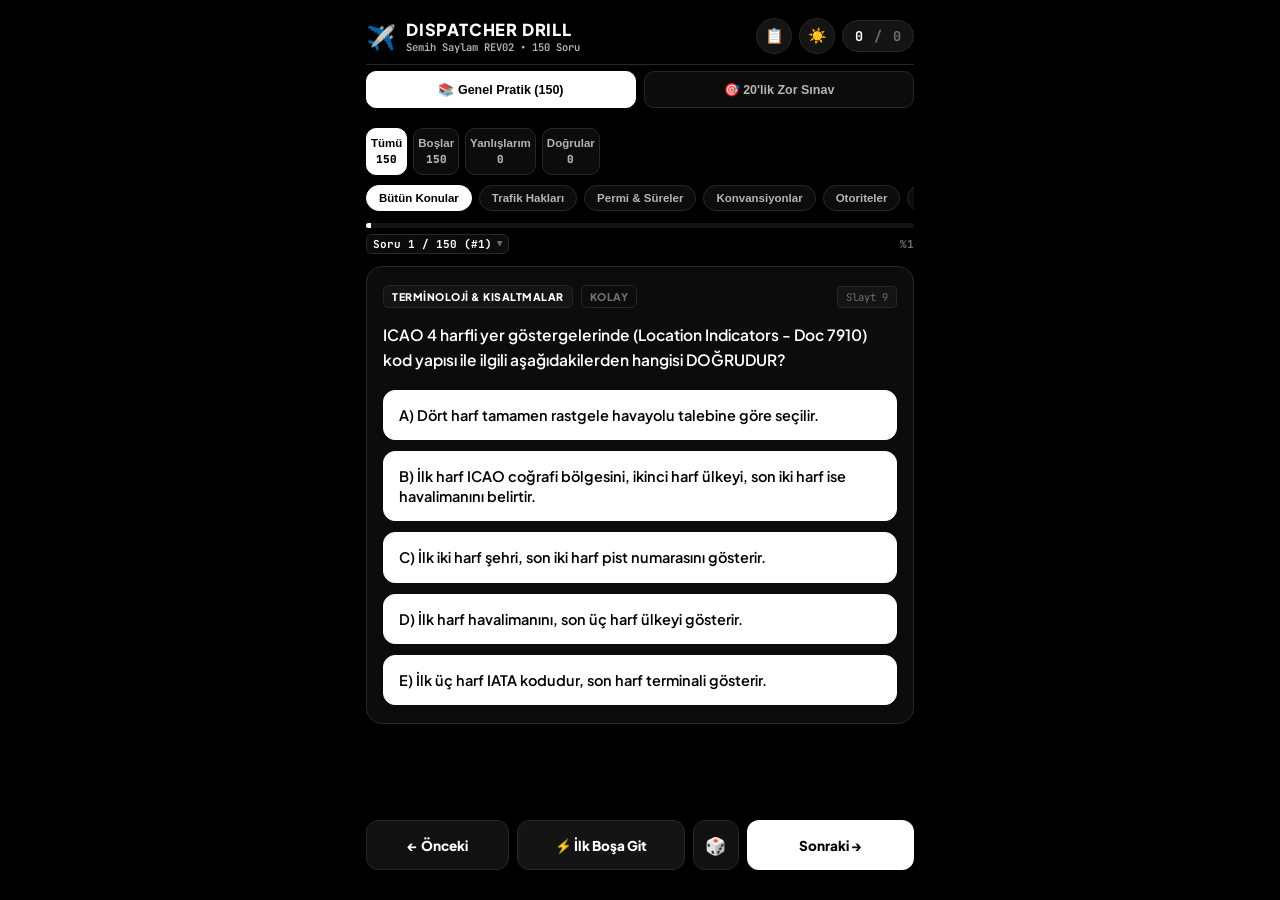
<file: static/dispecer/index.html>
<!DOCTYPE html>
<html lang="tr" data-theme="dark">
<head>
  <meta charset="UTF-8">
  <meta name="viewport" content="width=device-width, initial-scale=1.0, maximum-scale=1.0, user-scalable=no">
  <title>Dispeçer Permi & Hukuk Drill | 150 Soru</title>
  <meta name="theme-color" content="#000000">
  <meta name="apple-mobile-web-app-capable" content="yes">
  <meta name="apple-mobile-web-app-status-bar-style" content="black-translucent">
  <link rel="manifest" href="manifest.json">
  <link rel="icon" href="icon-192.png">
  <link rel="stylesheet" href="style.css?v=150.5">
  <link rel="preconnect" href="https://fonts.googleapis.com">
  <link rel="preconnect" href="https://fonts.gstatic.com" crossorigin>
  <link href="https://fonts.googleapis.com/css2?family=JetBrains+Mono:wght@400;600;700&family=Plus+Jakarta+Sans:wght@400;500;600;700;800&display=swap" rel="stylesheet">
</head>
<body>
  <div class="app-container">
    <!-- Top Header -->
    <header class="app-header">
      <div class="brand">
        <span class="plane-icon">✈️</span>
        <div>
          <h1>DISPATCHER DRILL</h1>
          <p class="subtitle">Semih Saylam REV02 • 150 Soru</p>
        </div>
      </div>
      <div class="header-right">
        <button class="icon-btn" id="btnGridModal" title="Tüm Soruları Gör (Soru Haritası)">
          <span>📋</span>
        </button>
        <button class="icon-btn" id="themeToggleBtn" title="Tema Değiştir (Gece/Gündüz)">
          <span id="themeIcon">☀️</span>
        </button>
        <div class="stats-badge" id="topStatsBadge" title="Skor Paneli">
          <span class="correct-count" id="headerCorrectCount">0</span>
          <span class="divider">/</span>
          <span class="total-seen" id="headerTotalSeen">0</span>
        </div>
      </div>
    </header>

    <!-- Mode Switcher (Genel Pratik vs 20'lik Zor Sınav) -->
    <div class="mode-selector-wrap">
      <button class="mode-tab-btn active" id="btnModePractice">
        <span>📚 Genel Pratik (150)</span>
      </button>
      <button class="mode-tab-btn highlight-exam" id="btnModeExam">
        <span>🎯 20'lik Zor Sınav</span>
      </button>
    </div>

    <!-- Exam Info Bar (Active only in Exam Mode) -->
    <div class="exam-info-bar" id="examInfoBar" style="display: none;">
      <div class="exam-stats">
        <span class="exam-badge" id="examRoundBadge">Sınav 1/4</span>
        <span class="exam-pool-badge" id="examPoolBadge">Havuz: 20/80</span>
        <label class="instant-feedback-toggle" title="İşaretlediğin an doğru/yanlış ve açıklamayı gör">
          <input type="checkbox" id="chkInstantFeedback" checked>
          <span>Anında Dönüt</span>
        </label>
      </div>
      <button class="btn-exam-finish" id="btnFinishExamTop">🏁 Sınavı Bitir</button>
    </div>

    <!-- Quick Status / Mode Bar (Tümü, Boşlar, Yanlışlar, Doğrular) -->
    <div class="status-mode-bar">
      <button class="status-btn active" data-status-filter="ALL" id="btnFilterAll">
        <span>Tümü</span>
        <span class="count-pill" id="badgeAllCount">150</span>
      </button>
      <button class="status-btn unattempted-btn" data-status-filter="EMPTY" id="btnFilterEmpty">
        <span>Boşlar</span>
        <span class="count-pill" id="badgeEmptyCount">150</span>
      </button>
      <button class="status-btn wrong-btn" data-status-filter="WRONG" id="btnFilterWrong">
        <span>Yanlışlarım</span>
        <span class="count-pill" id="badgeWrongCount">0</span>
      </button>
      <button class="status-btn correct-btn" data-status-filter="CORRECT" id="btnFilterCorrect">
        <span>Doğrular</span>
        <span class="count-pill" id="badgeCorrectCount">0</span>
      </button>
    </div>

    <!-- Category / Filter Bar -->
    <nav class="filter-scroll">
      <button class="filter-pill active" data-category="ALL">Bütün Konular</button>
      <button class="filter-pill" data-category="Trafik Hakları">Trafik Hakları</button>
      <button class="filter-pill" data-category="Permi & Mevzuat">Permi & Süreler</button>
      <button class="filter-pill" data-category="Hukuk & Konvansiyonlar">Konvansiyonlar</button>
      <button class="filter-pill" data-category="Otoriteler & Kurumlar">Otoriteler</button>
      <button class="filter-pill" data-category="Slot & Seviyeler">Slot & Seviye</button>
      <button class="filter-pill" data-category="Terminoloji & Kısaltmalar">Kısaltmalar</button>
    </nav>

    <!-- Progress Bar -->
    <div class="progress-wrap">
      <div class="progress-bar-bg">
        <div class="progress-bar-fill" id="progressBarFill"></div>
      </div>
      <div class="progress-label-wrap">
        <div class="q-nav-trigger" id="qNavTrigger" title="Soru Numarasına Tıkla ve Seç">
          <span id="currentQuestionNumber">Soru 1 / 150</span>
          <span class="dropdown-arrow">▼</span>
        </div>
        <span id="progressPercent">0%</span>
      </div>
    </div>

    <!-- Question Card Area -->
    <main class="question-container">
      <div class="card" id="questionCard">
        <div class="card-meta">
          <span class="badge category-badge" id="cardCategory">Kategori</span>
          <span class="badge difficulty-badge" id="cardDifficulty">Zorluk</span>
          <span class="slide-ref" id="cardSlideRef">Slayt Ref</span>
          <button class="retry-q-btn" id="btnRetrySingle" title="Bu Soruyu Tekrar Çöz">🔄 Tekrar Çöz</button>
        </div>

        <div class="question-text" id="questionText">
          Soru yükleniyor...
        </div>

        <div class="options-grid" id="optionsGrid">
          <!-- Options injected via JS -->
        </div>

        <!-- Explanation Drawer (Hidden until answered) -->
        <div class="explanation-box" id="explanationBox">
          <div class="explanation-header">
            <span id="statusIcon">✅</span>
            <strong id="statusTitle">Doğru!</strong>
          </div>
          <p id="explanationText" class="explanation-body"></p>
        </div>
      </div>
    </main>

    <!-- Bottom Actions Toolbar -->
    <footer class="app-footer">
      <button class="btn btn-secondary" id="btnPrev">← Önceki</button>
      <button class="btn btn-action" id="btnRetryMode" title="Yanlışları Baştan Çöz">🔄 Yanlışları Tekrar Çöz</button>
      <button class="btn btn-action" id="btnFinishExamBottom" style="display: none; background: #dc2626; color: #fff;">🏁 Sınavı Bitir</button>
      <button class="btn btn-random" id="btnRandom" title="Rastgele Soru">🎲</button>
      <button class="btn btn-primary" id="btnNext">Sonraki →</button>
    </footer>

    <!-- Soru Haritası / Grid Modal (Tüm Soruları Görme & İstediğine Zıplama) -->
    <div class="modal-overlay" id="gridModal">
      <div class="modal-content modal-large">
        <div class="modal-header">
          <h3>Soru Haritası (1 - 150)</h3>
          <button class="close-x-btn" id="btnCloseGridModal">✕</button>
        </div>
        <div class="grid-legend">
          <span><span class="legend-dot dot-correct"></span> Doğru</span>
          <span><span class="legend-dot dot-wrong"></span> Yanlış</span>
          <span><span class="legend-dot dot-empty"></span> Boş</span>
          <span><span class="legend-dot dot-current"></span> Aktif</span>
        </div>
        <div class="question-grid-container" id="questionGridContainer">
          <!-- 100 buttons injected here -->
        </div>
      </div>
    </div>

    <!-- Skor Paneli Modal -->
    <div class="modal-overlay" id="scoreModal">
      <div class="modal-content">
        <h2>Uçuş Harekât Özeti</h2>
        <div class="score-grid">
          <div class="score-card correct-card">
            <div class="score-num" id="modalCorrect">0</div>
            <div class="score-txt">Doğru</div>
          </div>
          <div class="score-card wrong-card">
            <div class="score-num" id="modalWrong">0</div>
            <div class="score-txt">Yanlış</div>
          </div>
          <div class="score-card total-card">
            <div class="score-num" id="modalPercent">%0</div>
            <div class="score-txt">Başarı Oranı</div>
          </div>
        </div>
        <p class="score-msg" id="scoreMotivationalMsg">Pratik yapmaya devam!</p>
        <div class="modal-actions">
          <button class="btn btn-danger" id="btnResetProgress">İlerlemeyi Sıfırla</button>
          <button class="btn btn-primary" id="btnCloseScoreModal">Kapat</button>
        </div>
      </div>
    </div>
  </div>

  <!-- 20'lik Zor Sınav Sonuç Modalı -->
  <div class="modal-overlay" id="examResultModal">
    <div class="modal-content">
      <div class="modal-header">
        <h3>🎯 20'lik Zor Sınav Karnesi</h3>
        <button class="close-x-btn" id="btnCloseExamModal">✕</button>
      </div>
      
      <div class="exam-score-hero">
        <div class="exam-score-big" id="examScoreBig">0 / 20</div>
        <div class="exam-score-percent" id="examScorePercent">%0 BAŞARI</div>
        <div class="exam-status-tag pass" id="examStatusTag">GEÇTİ</div>
      </div>

      <div class="exam-summary-grid">
        <div class="summary-box correct">
          <span class="num" id="examCorrectNum">0</span>
          <span class="lbl">Doğru</span>
        </div>
        <div class="summary-box wrong">
          <span class="num" id="examWrongNum">0</span>
          <span class="lbl">Yanlış</span>
        </div>
        <div class="summary-box empty">
          <span class="num" id="examEmptyNum">0</span>
          <span class="lbl">Boş</span>
        </div>
      </div>

      <div class="exam-pool-progress-card">
        <div class="pool-txt" id="examPoolProgressText">80 zor sorunun 20 tanesini tamamladın.</div>
        <div class="pool-bar">
          <div class="pool-fill" id="examPoolFill" style="width: 25%"></div>
        </div>
        <div class="pool-sub" id="examPoolSubText">Sonraki sınavda henüz görmediğin 20 YENİ zor soru gelecek.</div>
      </div>

      <div class="modal-actions-column">
        <button class="btn btn-action-next" id="btnNextExamBatch">🚀 Sonraki 20 Zor Soruya Başla</button>
        <button class="btn btn-secondary" id="btnReviewExamQuestions">🔍 Bu Sınavdaki Yanlışları İncele</button>
        <button class="btn btn-outline" id="btnBackToPractice">📚 Genel Pratiğe Dön</button>
      </div>
    </div>
  </div>

  <script src="questions.js?v=150.5"></script>
  <script src="app.js?v=150.5"></script>
</body>
</html>
</file>
<file: static/dispecer/style.css>
/* ==========================================================
   DISPATCHER DRILL - DUAL THEME & ADVANCED QUESTION MAP
   ========================================================== */

/* 1. KOYU MOD (DARK THEME - OLED SİYAH) */
:root, [data-theme="dark"] {
  --bg-main: #000000;
  --bg-card: #0c0c0c;
  --bg-card-hover: #161616;
  --bg-accent: #141414;
  --border-color: #272727;
  --border-focus: #ffffff;
  
  --text-main: #ffffff;
  --text-muted: #b5b5b5;
  --text-dim: #707070;
  
  /* Şıkların Beyaz Arkaplanı */
  --option-bg: #ffffff;
  --option-text: #000000;
  --option-border: #ffffff;
  --option-hover: #f0f0f0;
  
  --btn-sec-bg: #111111;
  --btn-sec-text: #ffffff;
  
  --success: #16a34a;
  --success-bg: #dcfce7;
  --success-text: #14532d;
  --success-border: #22c55e;
  
  --danger: #dc2626;
  --danger-bg: #fee2e2;
  --danger-text: #7f1d1d;
  --danger-border: #ef4444;
  
  --grid-btn-empty: #121212;
  --grid-btn-empty-text: #888888;
}

/* 2. AÇIK MOD (LIGHT THEME) */
[data-theme="light"] {
  --bg-main: #f4f5f7;
  --bg-card: #ffffff;
  --bg-card-hover: #f9fafb;
  --bg-accent: #e5e7eb;
  --border-color: #d1d5db;
  --border-focus: #111827;
  
  --text-main: #111827;
  --text-muted: #4b5563;
  --text-dim: #9ca3af;
  
  --option-bg: #ffffff;
  --option-text: #111827;
  --option-border: #cbd5e1;
  --option-hover: #f1f5f9;
  
  --btn-sec-bg: #e2e8f0;
  --btn-sec-text: #0f172a;
  
  --success: #16a34a;
  --success-bg: #dcfce7;
  --success-text: #14532d;
  --success-border: #16a34a;
  
  --danger: #dc2626;
  --danger-bg: #fee2e2;
  --danger-text: #7f1d1d;
  --danger-border: #dc2626;
  
  --grid-btn-empty: #e2e8f0;
  --grid-btn-empty-text: #475569;
}

* {
  box-sizing: border-box;
  margin: 0;
  padding: 0;
  -webkit-tap-highlight-color: transparent;
}

body {
  background-color: var(--bg-main);
  color: var(--text-main);
  font-family: 'Plus Jakarta Sans', -apple-system, BlinkMacSystemFont, 'Segoe UI', Roboto, sans-serif;
  min-height: 100vh;
  display: flex;
  justify-content: center;
  align-items: stretch;
  overflow-x: hidden;
  user-select: none;
  -webkit-font-smoothing: antialiased;
}

.app-container {
  width: 100%;
  max-width: 580px;
  min-height: 100vh;
  display: flex;
  flex-direction: column;
  background-color: var(--bg-main);
  position: relative;
  padding: 12px 16px 24px 16px;
}

/* Header */
.app-header {
  display: flex;
  justify-content: space-between;
  align-items: center;
  padding: 6px 0 10px 0;
  border-bottom: 1px solid var(--border-color);
}

.brand {
  display: flex;
  align-items: center;
  gap: 10px;
}

.plane-icon {
  font-size: 24px;
}

.brand h1 {
  font-size: 16.5px;
  font-weight: 800;
  letter-spacing: 0.8px;
  color: var(--text-main);
}

.subtitle {
  font-size: 10.5px;
  color: var(--text-muted);
  font-weight: 600;
  font-family: 'JetBrains Mono', monospace;
}

.header-right {
  display: flex;
  align-items: center;
  gap: 7px;
}

.icon-btn {
  background: var(--bg-accent);
  border: 1px solid var(--border-color);
  color: var(--text-main);
  width: 36px;
  height: 36px;
  border-radius: 50%;
  font-size: 15px;
  cursor: pointer;
  display: flex;
  align-items: center;
  justify-content: center;
  transition: all 0.15s ease;
}
.icon-btn:active {
  transform: scale(0.92);
}

.stats-badge {
  background: var(--bg-accent);
  padding: 6px 12px;
  border-radius: 18px;
  font-family: 'JetBrains Mono', monospace;
  font-size: 13.5px;
  font-weight: 700;
  border: 1px solid var(--border-color);
  cursor: pointer;
}

.correct-count { color: var(--text-main); }
.divider { color: var(--text-dim); margin: 0 3px; }
.total-seen { color: var(--text-dim); }

/* Quick Status / Mode Bar (Tümü, Boşlar, Yanlışlar, Doğrular) */
.status-mode-bar {
  display: grid;
  grid-template-columns: repeat(4, 1fr);
  gap: 6px;
  margin-top: 10px;
}

.status-btn {
  background: var(--bg-card);
  border: 1px solid var(--border-color);
  color: var(--text-muted);
  padding: 8px 4px;
  border-radius: 10px;
  font-size: 11.5px;
  font-weight: 700;
  cursor: pointer;
  display: flex;
  flex-direction: column;
  align-items: center;
  gap: 3px;
  transition: all 0.15s ease;
}

.count-pill {
  font-family: 'JetBrains Mono', monospace;
  font-size: 11px;
  font-weight: 800;
}

.status-btn.active {
  background: var(--text-main);
  color: var(--bg-main);
  border-color: var(--text-main);
}

.wrong-btn.active {
  background: var(--danger);
  color: #ffffff;
  border-color: var(--danger);
}

.correct-btn.active {
  background: var(--success);
  color: #ffffff;
  border-color: var(--success);
}

/* Category Filter Scroll */
.filter-scroll {
  display: flex;
  gap: 7px;
  overflow-x: auto;
  padding: 10px 0 6px 0;
  scrollbar-width: none;
}
.filter-scroll::-webkit-scrollbar {
  display: none;
}

.filter-pill {
  flex-shrink: 0;
  background: var(--bg-card);
  color: var(--text-muted);
  border: 1px solid var(--border-color);
  padding: 6px 12px;
  border-radius: 16px;
  font-size: 11.5px;
  font-weight: 700;
  cursor: pointer;
  transition: all 0.2s ease;
}

.filter-pill.active {
  background: var(--text-main);
  color: var(--bg-main);
  border-color: var(--text-main);
}

/* Progress Bar & Clickable Question Selector */
.progress-wrap {
  margin: 6px 0 12px 0;
}

.progress-bar-bg {
  width: 100%;
  height: 5px;
  background: var(--bg-accent);
  border-radius: 3px;
  overflow: hidden;
}

.progress-bar-fill {
  width: 0%;
  height: 100%;
  background: var(--text-main);
  transition: width 0.25s ease;
}

.progress-label-wrap {
  display: flex;
  justify-content: space-between;
  align-items: center;
  margin-top: 6px;
  font-size: 11px;
  color: var(--text-dim);
  font-family: 'JetBrains Mono', monospace;
  font-weight: 700;
}

.q-nav-trigger {
  cursor: pointer;
  display: flex;
  align-items: center;
  gap: 5px;
  padding: 2px 6px;
  background: var(--bg-card);
  border: 1px solid var(--border-color);
  border-radius: 6px;
  color: var(--text-main);
}
.dropdown-arrow {
  font-size: 9px;
  color: var(--text-dim);
}

/* Question Area */
.question-container {
  flex: 1;
  display: flex;
  flex-direction: column;
}

.card {
  background: var(--bg-card);
  border: 1px solid var(--border-color);
  border-radius: 16px;
  padding: 18px 16px;
  display: flex;
  flex-direction: column;
  gap: 15px;
  box-shadow: 0 4px 20px rgba(0, 0, 0, 0.08);
}

.card-meta {
  display: flex;
  align-items: center;
  gap: 8px;
  flex-wrap: wrap;
}

.badge {
  font-size: 10.5px;
  font-weight: 800;
  padding: 4px 8px;
  border-radius: 6px;
  letter-spacing: 0.5px;
  text-transform: uppercase;
}

.category-badge {
  background: var(--bg-accent);
  color: var(--text-main);
  border: 1px solid var(--border-color);
}

.difficulty-badge {
  background: var(--bg-card);
  color: var(--text-dim);
  border: 1px solid var(--border-color);
}

.slide-ref {
  margin-left: auto;
  font-size: 10.5px;
  font-family: 'JetBrains Mono', monospace;
  color: var(--text-dim);
  background: var(--bg-accent);
  padding: 3px 8px;
  border-radius: 4px;
  border: 1px solid var(--border-color);
}

.question-text {
  font-size: 15.5px;
  line-height: 1.6;
  color: var(--text-main);
  font-weight: 600;
  user-select: text;
  white-space: pre-line;
}

/* Options */
.options-grid {
  display: flex;
  flex-direction: column;
  gap: 11px;
  margin-top: 2px;
}

.option-btn {
  background: var(--option-bg);
  border: 1.5px solid var(--option-border);
  color: var(--option-text);
  padding: 14px 15px;
  border-radius: 12px;
  font-size: 14.5px;
  font-weight: 600;
  font-family: inherit;
  line-height: 1.4;
  text-align: left;
  cursor: pointer;
  transition: all 0.15s ease;
  display: flex;
  align-items: flex-start;
  gap: 10px;
  box-shadow: 0 2px 6px rgba(0, 0, 0, 0.12);
}

.option-btn:hover:not(:disabled) {
  background: var(--option-hover);
}

.option-btn:disabled {
  cursor: default;
}

/* Correct / Wrong States */
.option-btn.correct {
  background: var(--success-bg) !important;
  border-color: var(--success-border) !important;
  color: var(--success-text) !important;
  font-weight: 800 !important;
}

.option-btn.wrong {
  background: var(--danger-bg) !important;
  border-color: var(--danger-border) !important;
  color: var(--danger-text) !important;
  font-weight: 800 !important;
}

.option-btn.faded {
  opacity: 0.35;
}

/* Explanation Box */
.explanation-box {
  display: none;
  background: var(--bg-accent);
  border: 1px solid var(--border-color);
  border-radius: 12px;
  padding: 15px;
  margin-top: 4px;
  animation: fadeIn 0.2s ease forwards;
}

.explanation-box.correct { border-left: 4px solid var(--success); }
.explanation-box.wrong { border-left: 4px solid var(--danger); }

.explanation-header {
  display: flex;
  align-items: center;
  gap: 8px;
  margin-bottom: 6px;
  font-size: 14px;
  font-weight: 800;
}

.explanation-body {
  font-size: 13.5px;
  line-height: 1.55;
  color: var(--text-main);
}

@keyframes fadeIn {
  from { opacity: 0; transform: translateY(4px); }
  to { opacity: 1; transform: translateY(0); }
}

/* Footer Controls */
.app-footer {
  display: flex;
  gap: 8px;
  margin-top: 14px;
  padding-bottom: 6px;
}

.btn {
  padding: 13px 10px;
  border-radius: 12px;
  font-size: 13.5px;
  font-weight: 800;
  font-family: inherit;
  cursor: pointer;
  border: 1px solid transparent;
  transition: all 0.15s;
  display: flex;
  justify-content: center;
  align-items: center;
}

.btn-primary {
  flex: 1.2;
  background: var(--text-main);
  color: var(--bg-main);
}

.btn-secondary {
  flex: 1;
  background: var(--btn-sec-bg);
  color: var(--btn-sec-text);
  border-color: var(--border-color);
}

.btn-action {
  flex: 1.2;
  background: var(--bg-accent);
  color: var(--text-main);
  border: 1px solid var(--border-color);
}

.btn-random {
  flex: 0 0 46px;
  background: var(--btn-sec-bg);
  color: var(--btn-sec-text);
  border-color: var(--border-color);
  font-size: 17px;
}

/* Modals */
.modal-overlay {
  display: none;
  position: fixed;
  top: 0; left: 0; right: 0; bottom: 0;
  background: rgba(0, 0, 0, 0.88);
  backdrop-filter: blur(5px);
  z-index: 100;
  justify-content: center;
  align-items: center;
  padding: 16px;
}

.modal-content {
  background: var(--bg-card);
  border: 1px solid var(--border-color);
  border-radius: 20px;
  width: 100%;
  max-width: 420px;
  max-height: 85vh;
  padding: 22px 18px;
  display: flex;
  flex-direction: column;
}

.modal-large {
  max-width: 480px;
  max-height: 85vh;
}

.modal-header {
  display: flex;
  justify-content: space-between;
  align-items: center;
  margin-bottom: 12px;
  border-bottom: 1px solid var(--border-color);
  padding-bottom: 8px;
}

.modal-header h3 {
  font-size: 16px;
  font-weight: 800;
}

.close-x-btn {
  background: none;
  border: none;
  font-size: 18px;
  color: var(--text-dim);
  cursor: pointer;
  padding: 4px;
}

.grid-legend {
  display: flex;
  gap: 12px;
  font-size: 11px;
  color: var(--text-muted);
  margin-bottom: 12px;
  justify-content: center;
  flex-wrap: wrap;
}

.legend-dot {
  display: inline-block;
  width: 9px;
  height: 9px;
  border-radius: 50%;
  margin-right: 4px;
}
.dot-correct { background: #22c55e; }
.dot-wrong { background: #ef4444; }
.dot-empty { background: #555555; }
.dot-current { background: #ffffff; outline: 1px solid #38bdf8; }

/* 100 Soru Grid Haritası */
.question-grid-container {
  display: grid;
  grid-template-columns: repeat(10, 1fr);
  gap: 6px;
  overflow-y: auto;
  padding: 4px 2px;
}

.grid-q-btn {
  aspect-ratio: 1;
  background: var(--grid-btn-empty);
  border: 1px solid var(--border-color);
  color: var(--grid-btn-empty-text);
  border-radius: 8px;
  font-family: 'JetBrains Mono', monospace;
  font-size: 11px;
  font-weight: 700;
  cursor: pointer;
  display: flex;
  align-items: center;
  justify-content: center;
  transition: all 0.1s ease;
}

.grid-q-btn.current {
  border: 2px solid #ffffff !important;
  box-shadow: 0 0 8px rgba(255, 255, 255, 0.4);
}

.grid-q-btn.correct {
  background: #16a34a !important;
  color: #ffffff !important;
  border-color: #22c55e !important;
}

.grid-q-btn.wrong {
  background: #dc2626 !important;
  color: #ffffff !important;
  border-color: #ef4444 !important;
}

/* Score Modal */
.score-grid {
  display: grid;
  grid-template-columns: repeat(3, 1fr);
  gap: 8px;
  margin: 16px 0;
}

.score-card {
  padding: 12px 4px;
  border-radius: 12px;
  border: 1px solid var(--border-color);
  text-align: center;
}

.correct-card { background: var(--success-bg); border-color: var(--success-border); }
.wrong-card { background: var(--danger-bg); border-color: var(--danger-border); }
.total-card { background: var(--bg-accent); }

.score-num {
  font-family: 'JetBrains Mono', monospace;
  font-size: 20px;
  font-weight: 800;
}

.score-txt {
  font-size: 10.5px;
  color: var(--text-dim);
  margin-top: 4px;
  font-weight: 700;
}

.score-msg {
  font-size: 13.5px;
  color: var(--text-muted);
  margin-bottom: 20px;
  line-height: 1.5;
  text-align: center;
}

.modal-actions {
  display: flex;
  gap: 10px;
}

.btn-danger {
  background: var(--danger-bg);
  color: var(--danger-text);
  border-color: var(--danger-border);
}

.retry-q-btn {
  background: var(--bg-card);
  border: 1px solid var(--border-color);
  color: var(--text-main);
  padding: 4px 10px;
  border-radius: 6px;
  font-size: 11px;
  font-weight: 700;
  cursor: pointer;
  display: flex;
  align-items: center;
  gap: 4px;
  transition: all 0.15s ease;
}
.retry-q-btn:hover {
  background: var(--bg-accent);
  border-color: var(--text-main);
}

/* ==========================================================
   EXAM MODE (20 ZOR SORU SISTEMI)
   ========================================================== */

.mode-selector-wrap {
  display: grid;
  grid-template-columns: 1fr 1fr;
  gap: 8px;
  margin: 6px 0 10px;
}

.mode-tab-btn {
  display: flex;
  align-items: center;
  justify-content: center;
  gap: 6px;
  padding: 10px 12px;
  border-radius: 10px;
  font-size: 12.5px;
  font-weight: 700;
  border: 1px solid var(--border-color);
  background: var(--bg-card);
  color: var(--text-muted);
  cursor: pointer;
  transition: all 0.2s ease;
}

.mode-tab-btn.active {
  background: var(--text-main);
  color: var(--bg-main);
  border-color: var(--text-main);
  box-shadow: 0 2px 8px rgba(0,0,0,0.25);
}

.mode-tab-btn.highlight-exam.active {
  background: #2563eb;
  color: #ffffff;
  border-color: #1d4ed8;
}

/* Exam Info Bar */
.exam-info-bar {
  display: flex;
  align-items: center;
  justify-content: space-between;
  padding: 10px 14px;
  border-radius: 10px;
  background: var(--bg-card);
  border: 1px solid var(--border-color);
  margin-bottom: 12px;
  gap: 10px;
}

.exam-stats {
  display: flex;
  align-items: center;
  gap: 8px;
  flex-wrap: wrap;
}

.exam-badge {
  background: #2563eb;
  color: #ffffff;
  font-size: 11px;
  font-weight: 800;
  padding: 3px 8px;
  border-radius: 6px;
  text-transform: uppercase;
  letter-spacing: 0.5px;
}

.exam-pool-badge {
  background: var(--bg-accent);
  color: var(--text-muted);
  font-size: 11px;
  font-weight: 700;
  padding: 3px 8px;
  border-radius: 6px;
}

.btn-exam-finish {
  background: #dc2626;
  color: #ffffff;
  border: none;
  padding: 7px 14px;
  border-radius: 8px;
  font-size: 12px;
  font-weight: 700;
  cursor: pointer;
  transition: transform 0.15s ease, background 0.15s ease;
  white-space: nowrap;
}

.btn-exam-finish:hover {
  background: #b91c1c;
  transform: scale(1.02);
}

/* Exam Selected Option state (before submitting) */
.option-btn.exam-selected {
  border-color: #3b82f6 !important;
  background: #eff6ff !important;
  color: #1e3a8a !important;
  box-shadow: 0 0 0 2px #3b82f6 !important;
  font-weight: 700;
}

[data-theme='dark'] .option-btn.exam-selected {
  border-color: #60a5fa !important;
  background: #172554 !important;
  color: #eff6ff !important;
  box-shadow: 0 0 0 2px #3b82f6 !important;
}

/* Exam Result Modal */
.exam-score-hero {
  text-align: center;
  padding: 18px 10px;
  margin: 12px 0;
  border-radius: 12px;
  background: var(--bg-accent);
  border: 1px solid var(--border-color);
}

.exam-score-big {
  font-family: 'JetBrains Mono', monospace;
  font-size: 36px;
  font-weight: 900;
  color: var(--text-main);
  line-height: 1.1;
}

.exam-score-percent {
  font-size: 13.5px;
  font-weight: 800;
  color: var(--text-muted);
  margin-top: 4px;
  letter-spacing: 0.5px;
}

.exam-status-tag {
  display: inline-block;
  margin-top: 10px;
  padding: 4px 14px;
  border-radius: 999px;
  font-size: 12px;
  font-weight: 800;
  letter-spacing: 0.5px;
}

.exam-status-tag.pass {
  background: #dcfce7;
  color: #15803d;
  border: 1px solid #86efac;
}

.exam-status-tag.fail {
  background: #fee2e2;
  color: #b91c1c;
  border: 1px solid #fca5a5;
}

.exam-summary-grid {
  display: grid;
  grid-template-columns: 1fr 1fr 1fr;
  gap: 8px;
  margin-bottom: 16px;
}

.summary-box {
  padding: 10px 4px;
  border-radius: 10px;
  text-align: center;
  border: 1px solid var(--border-color);
  background: var(--bg-card);
}

.summary-box .num {
  font-family: 'JetBrains Mono', monospace;
  font-size: 18px;
  font-weight: 800;
  display: block;
}

.summary-box .lbl {
  font-size: 10px;
  color: var(--text-dim);
  font-weight: 700;
  text-transform: uppercase;
  margin-top: 2px;
  display: block;
}

.summary-box.correct { border-color: #86efac; color: #16a34a; }
.summary-box.wrong { border-color: #fca5a5; color: #dc2626; }
.summary-box.empty { border-color: var(--border-color); color: var(--text-dim); }

.exam-pool-progress-card {
  background: var(--bg-card);
  border: 1px solid var(--border-color);
  border-radius: 10px;
  padding: 12px;
  margin-bottom: 18px;
}

.pool-txt {
  font-size: 12.5px;
  font-weight: 700;
  color: var(--text-main);
  margin-bottom: 8px;
}

.pool-bar {
  height: 8px;
  background: var(--bg-accent);
  border-radius: 999px;
  overflow: hidden;
  margin-bottom: 6px;
}

.pool-fill {
  height: 100%;
  background: linear-gradient(90deg, #2563eb, #10b981);
  border-radius: 999px;
  transition: width 0.3s ease;
}

.pool-sub {
  font-size: 11px;
  color: var(--text-dim);
  line-height: 1.4;
}

.modal-actions-column {
  display: flex;
  flex-direction: column;
  gap: 8px;
}

.btn-action-next {
  background: #2563eb;
  color: #ffffff;
  font-size: 13.5px;
  font-weight: 800;
  padding: 12px 16px;
  border-radius: 10px;
  border: none;
  cursor: pointer;
  box-shadow: 0 4px 12px rgba(37, 99, 235, 0.3);
  transition: transform 0.15s ease, background 0.15s ease;
}

.btn-action-next:hover {
  background: #1d4ed8;
  transform: translateY(-1px);
}

.btn-outline {
  background: transparent;
  color: var(--text-muted);
  border: 1px solid var(--border-color);
  padding: 10px;
  border-radius: 10px;
  font-weight: 600;
  cursor: pointer;
}

.btn-outline:hover {
  background: var(--bg-accent);
  color: var(--text-main);
}

.instant-feedback-toggle {
  display: flex;
  align-items: center;
  gap: 6px;
  font-size: 11px;
  font-weight: 600;
  color: var(--text-muted);
  cursor: pointer;
  user-select: none;
}

.instant-feedback-toggle input {
  accent-color: #2563eb;
  cursor: pointer;
}
</file>
